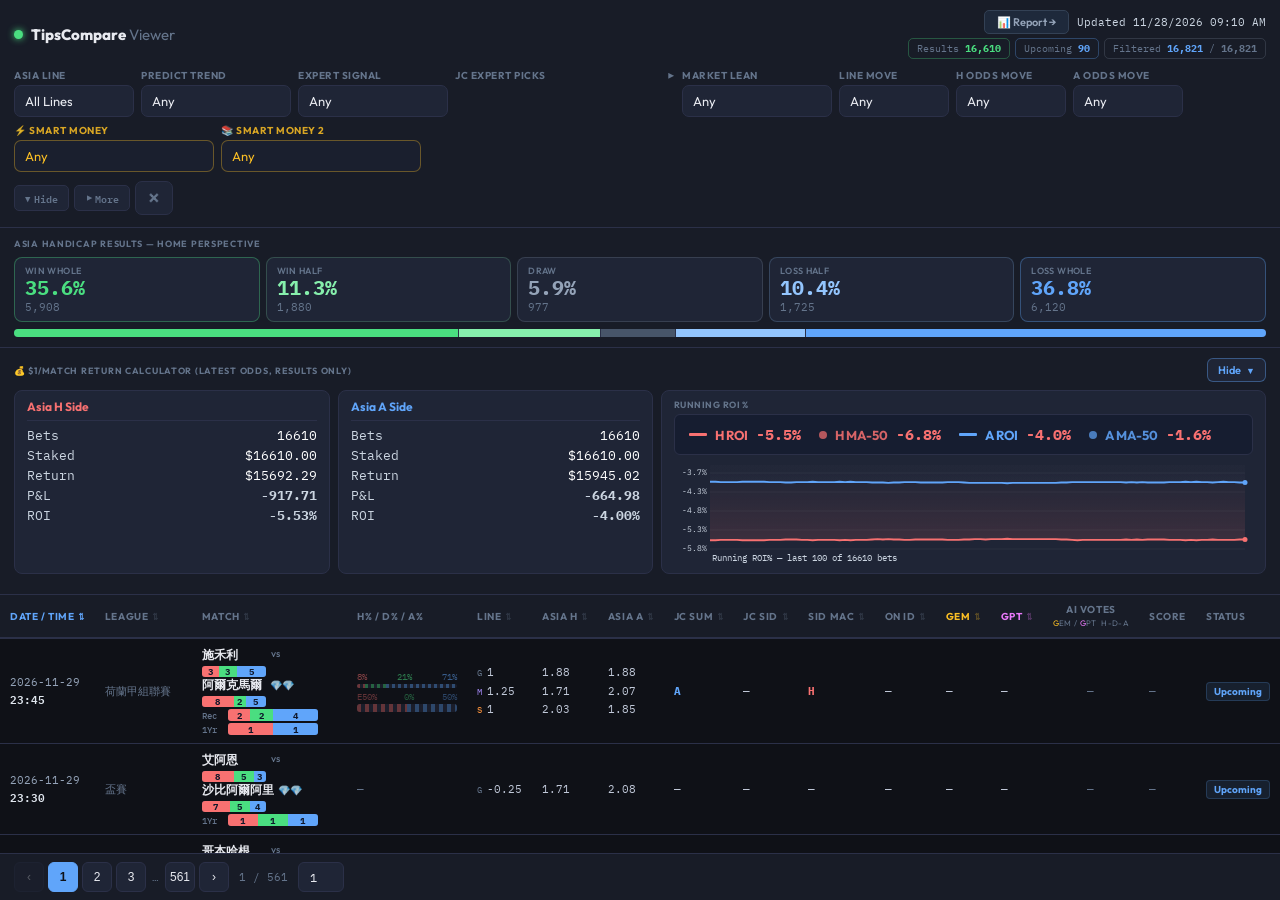
<file: index.html>
<!DOCTYPE html>
<html lang="zh-TW">
<head>
<meta charset="UTF-8"/>
<meta name="viewport" content="width=device-width, initial-scale=1.0, maximum-scale=1.0"/>
<title>TipsCompare Viewer</title>
<link rel="preconnect" href="https://fonts.googleapis.com"/>
<link rel="preconnect" href="https://fonts.gstatic.com" crossorigin/>
<link rel="stylesheet" href="https://fonts.googleapis.com/css2?family=IBM+Plex+Mono:wght@400;600;700&family=Outfit:wght@400;500;600;700;800;900&display=swap"/>
<link rel="stylesheet" href="css/style.css"/>
</head>
<body>

<header>
  <div class="header-top">
    <div class="logo">
      <div class="logo-dot"></div>
      <h1>TipsCompare <span>Viewer</span></h1>
    </div>
    <div style="display:flex;flex-direction:column;align-items:flex-end;gap:4px">
      <div style="display:flex;align-items:center;gap:8px">
        <a href="report.html" style="padding:4px 12px;border-radius:5px;border:1px solid #334155;background:#1e293b;color:#94a3b8;font-size:11px;font-weight:600;text-decoration:none;font-family:var(--sans)">📊 Report →</a>
        <span class="updated" id="updatedAt"></span>
      </div>
      <div class="hstats">
        <div class="hstat" style="border-color:rgba(74,222,128,.3)">Results <b id="hResult" style="color:var(--accent)">—</b></div>
        <div class="hstat" style="border-color:rgba(96,165,250,.3)">Upcoming <b id="hPreeve" style="color:var(--accent2)">—</b></div>
        <div class="hstat" style="border-color:rgba(148,163,184,.2)">Filtered <b id="showCount" style="color:var(--accent2)">—</b> / <b id="totalCount" style="color:var(--muted)">—</b></div>
      </div>
    </div>
  </div>

  <!-- Secondary filters: collapsed by default -->
  <div class="filters collapsed" id="filtersPanel">
    <div class="fg" style="min-width:100px;max-width:130px">
      <div class="fl">Date Range</div>
      <select id="dateRangeSelect">
        <option value="">All Time</option>
        <option value="1">Last 1 Month</option>
        <option value="2">Last 2 Months</option>
        <option value="3">Last 3 Months</option>
        <option value="6">Last 6 Months</option>
        <option value="12">Last 12 Months</option>
      </select>
    </div>
    <div class="fg" style="min-width:90px;max-width:130px"><div class="fl">Search Teams</div><input type="text" id="searchInput" placeholder="Team name…"/></div>
    <div class="fg" style="min-width:90px;max-width:120px"><div class="fl">League</div><select id="catSelect"><option value="">All</option></select></div>
    <div class="fg" style="min-width:90px;max-width:110px">
      <div class="fl">Status</div>
      <select id="statusSelect">
        <option value="">All</option>
        <option value="Result">Result</option>
        <option value="PREEVE">Upcoming</option>
        <option value="Cancel">Cancelled</option>
        <option value="Closed">Closed</option>
        <option value="Suspen">Suspended</option>
      </select>
    </div>
    <div class="fg" style="min-width:90px;max-width:110px">
      <div class="fl">Vig Margin</div>
      <select id="vigSelect">
        <option value="">Any</option>
        <option value="vig-tight">💎 Tight (&lt;5%)</option>
        <option value="vig-normal">Normal (5–6%)</option>
        <option value="vig-wide">💎💎 Wide (6–7%)</option>
        <option value="vig-soft">💎💎💎 Soft (≥7%)</option>
      </select>
    </div>
  </div>

  <!-- Main filters: always visible -->
  <div class="filters" id="filtersMain">
    <div class="fg" style="min-width:90px;max-width:120px">
      <div class="fl">Asia Line</div>
      <select id="asialineSelect"><option value="">All Lines</option></select>
    </div>
    <div class="fg" style="min-width:110px;max-width:150px">
      <div class="fl">Predict Trend</div>
      <select id="predictSelect">
        <option value="">Any</option>
        <option value="H-lead">H Leaning (H highest)</option>
        <option value="D-lead">D Leaning (D highest)</option>
        <option value="A-lead">A Leaning (A highest)</option>
        <option disabled>── H Side ──</option>
        <option value="H-weak">H Mild (H &lt; 50%)</option>
        <option value="H-strong">H Backed (H ≥ 50%)</option>
        <option value="H-vstrong">H Dominant (H ≥ 70%)</option>
        <option disabled>── A Side ──</option>
        <option value="A-weak">A Mild (A &lt; 50%)</option>
        <option value="A-strong">A Backed (A ≥ 50%)</option>
        <option value="A-vstrong">A Dominant (A ≥ 70%)</option>
      </select>
    </div>
    <div class="fg fg-expert" style="min-width:110px;max-width:150px">
      <div class="fl">Expert Signal</div>
      <select id="expertSelect">
        <option value="">Any</option>
        <option disabled>── Direction ──</option>
        <option value="H-dom">H Leaning (Expert H highest)</option>
        <option value="H-strong-e">H Backed (Expert H ≥ 50%)</option>
        <option value="H-vstrong-e">H Dominant (Expert H ≥ 67%)</option>
        <option value="H-ultra-e">H Overwhelming (Expert H ≥ 83%)</option>
        <option value="A-dom">A Leaning (Expert A highest)</option>
        <option value="A-strong-e">A Backed (Expert A ≥ 50%)</option>
        <option value="A-vstrong-e">A Dominant (Expert A ≥ 67%)</option>
        <option value="A-ultra-e">A Overwhelming (Expert A ≥ 83%)</option>
        <option value="tied">Tied (no strict majority across 6 experts)</option>
        <option disabled>── Band Signal ──</option>
        <option value="H-max-weak">H Max ≤54% (H leads, weak signal)</option>
        <option value="H-max-mod">H Max 55–59% (H leads, moderate)</option>
        <option value="A-max-weak">A Max ≤54% (A leads, weak signal)</option>
        <option value="A-max-mod">A Max 55–59% (A leads, moderate)</option>
        <option disabled>── vs Predict ──</option>
        <option value="agree">Agrees with Predict</option>
        <option value="disagree">Disagrees with Predict</option>
        <option disabled>── Split Signal ──</option>
        <option value="split10">Split ≤10pts (H/A within 10pts)</option>
        <option value="split20">Split ≤20pts (H/A within 20pts)</option>
        <option disabled>── Confidence ──</option>
        <option value="high-conf">High Confidence</option>
        <option value="high-conf-H">High Conf + H Leaning</option>
        <option value="high-conf-H50">High Conf + H ≥ 50%</option>
        <option value="high-conf-H70">High Conf + H ≥ 67%</option>
        <option value="high-conf-H90">High Conf + H ≥ 83%</option>
        <option value="high-conf-A">High Conf + A Leaning</option>
        <option value="high-conf-A50">High Conf + A ≥ 50%</option>
        <option value="high-conf-A70">High Conf + A ≥ 67%</option>
        <option value="high-conf-A90">High Conf + A ≥ 83%</option>
        <option value="low-conf">Low Confidence ⚠</option>
        <option value="low-conf-H">Low Conf ⚠ + H Leaning</option>
        <option value="low-conf-H50">Low Conf ⚠ + H ≥ 50%</option>
        <option value="low-conf-H70">Low Conf ⚠ + H ≥ 67%</option>
        <option value="low-conf-H90">Low Conf ⚠ + H ≥ 83%</option>
        <option value="low-conf-A">Low Conf ⚠ + A Leaning</option>
        <option value="low-conf-A50">Low Conf ⚠ + A ≥ 50%</option>
        <option value="low-conf-A70">Low Conf ⚠ + A ≥ 67%</option>
        <option value="low-conf-A90">Low Conf ⚠ + A ≥ 83%</option>
      </select>
    </div>
    <div class="fg fg-jcpick" style="min-width:220px;max-width:420px">
      <div class="fl" style="display:flex;align-items:center;justify-content:space-between;cursor:pointer;user-select:none" onclick="toggleJCPickPanel()">
        <span>JC Expert Picks</span>
        <span id="jcPickArrow" style="font-size:10px;color:#64748b;margin-left:6px;display:inline-block;transform:rotate(-90deg);transition:transform .2s">&#x25BC;</span>
      </div>
      <div id="jcPickFilter" style="display:none;flex-direction:column;gap:5px">
        <!-- rows injected by initJCPickFilter() -->
      </div>
    </div>
    <div class="fg" style="min-width:110px;max-width:150px">
      <div class="fl">Market Lean</div>
      <select id="marketSelect">
        <option value="">Any</option>
        <option value="balanced">Balanced (48–52%)</option>
        <option value="dead-even">Dead Even (49–51%)</option>
        <option disabled>── H Side ──</option>
        <option value="h-50to55">H Lean (50–55%)</option>
        <option value="h-slight">H Slight Edge (52–55%)</option>
        <option value="h-clear">H Clear Edge (55%+)</option>
        <option disabled>── A Side ──</option>
        <option value="a-45to50">A Lean (45–50%)</option>
        <option value="a-slight">A Slight Edge (45–48%)</option>
        <option value="a-clear">A Clear Edge (45%-)</option>
      </select>
    </div>
    <div class="fg" style="min-width:90px;max-width:110px">
      <div class="fl">Line Move</div>
      <select id="lineMoveSelect">
        <option value="">Any</option>
        <option value="up">▲ Any Rise</option>
        <option value="up2">▲▲ Rose ≥0.5</option>
        <option value="up3">▲▲▲ Rose ≥1.0</option>
        <option value="down">▼ Any Drop</option>
        <option value="down2">▼▼ Dropped ≥0.5</option>
        <option value="down3">▼▼▼ Dropped ≥1.0</option>
        <option value="flat">— Unchanged</option>
      </select>
    </div>
    <div class="fg" style="min-width:90px;max-width:110px">
      <div class="fl">H Odds Move</div>
      <select id="hMoveSelect">
        <option value="">Any</option>
        <option value="short">▼ Any Shorten</option>
        <option value="short2">▼▼ Shortened ≥5%</option>
        <option value="short3">▼▼▼ Shortened ≥10%</option>
        <option value="drift">▲ Any Lengthen</option>
        <option value="drift2">▲▲ Lengthened ≥5%</option>
        <option value="drift3">▲▲▲ Lengthened ≥10%</option>
        <option value="flat">— Unchanged</option>
      </select>
    </div>
    <div class="fg" style="min-width:90px;max-width:110px">
      <div class="fl">A Odds Move</div>
      <select id="aMoveSelect">
        <option value="">Any</option>
        <option value="short">▼ Any Shorten</option>
        <option value="short2">▼▼ Shortened ≥5%</option>
        <option value="short3">▼▼▼ Shortened ≥10%</option>
        <option value="drift">▲ Any Lengthen</option>
        <option value="drift2">▲▲ Lengthened ≥5%</option>
        <option value="drift3">▲▲▲ Lengthened ≥10%</option>
        <option value="flat">— Unchanged</option>
      </select>
    </div>
    <div class="fg fg-smart" style="min-width:130px;max-width:200px">
      <div class="fl">⚡ Smart Money</div>
      <select id="smartSelect">
        <option value="">Any</option>
        <option disabled>── H Bet Signals ──</option>
        <option value="sm1">▲ Line Rose + Expert H≥67% (H bet)</option>
        <option value="sm3">▲ Line Rose + Expert H≥67% + Vig&lt;6% (H bet)</option>
        <option value="sm2">▲ Line Rose + Expert H≥83% + Vig&lt;6% (H bet)</option>
        <option disabled>── Contrarian H Signals ──</option>
        <option value="sm4">Expert A≥83% + Line Unchanged (H bet)</option>
        <option value="sm5">Expert A≥83% + Line Rose (H bet)</option>
        <option disabled>── A Bet Signals ──</option>
        <option value="sm6">▼ Line Dropped + Expert A≥50% + Vig&lt;6% (A bet)</option>
        <option disabled>── Contrarian A Signals ──</option>
        <option value="sm7">Expert H≥83% + Line Unchanged (A bet)</option>
        <option disabled>── 6-Expert Consensus Fade ──</option>
        <option value="sm8">3+ Experts H + H odds drift (A bet) +14.5%</option>
        <option value="sm9">3+ Experts H + A odds short (A bet) +13.0%</option>
        <option value="sm10">3+ Experts H + Line dropped (A bet) +9.5%</option>
        <option value="sm11">4+ Experts A consensus (H bet) +5.6%</option>
        <option value="sm12">4+ Experts H consensus (A bet) +3.3%</option>
        <option disabled>── 💀 Best-Price Skull (fade) ──</option>
        <option value="sm13">💀 HKJC best HOME price (lean Away)</option>
        <option value="sm14">💀 HKJC best AWAY price (lean Home)</option>
      </select>
    </div>
    <div class="fg fg-smart" style="min-width:130px;max-width:200px">
      <div class="fl">📚 Smart Money 2</div>
      <select id="smartSelect2">
        <option value="">Any</option>
        <option disabled>── 📚 Book Rules — A bets ──</option>
        <option value="br1">R1: h&gt;Mac, a&lt;Mac &amp; lean&lt;52% (A) −0.7%</option>
        <option value="br3">R3: h&gt;Mac, a&gt;Mac &amp; lean&lt;48% (A) −0.9%</option>
        <option value="br5">R5: h&gt;SBO, a&lt;SBO &amp; lean&lt;52% (A) −4.2%</option>
        <option value="br7">R7: h&gt;both, a&lt;both (A) −2.3%</option>
        <option value="br9">R9: Mac h&gt;SBO h, Mac a&lt;SBO a &amp; lean&lt;48% (A) +2.0%</option>
        <option value="br11">R11: Mac h&lt;SBO h, Mac a&gt;SBO a &amp; lean&lt;48% (A) +2.4%</option>
        <option disabled>── 📚 Book Rules — H bets ──</option>
        <option value="br2">R2: h&lt;Mac, a&gt;Mac &amp; lean&gt;52% (H) −4.3%</option>
        <option value="br4">R4: h&gt;Mac, a&gt;Mac &amp; lean&gt;52% (H) +7.1%</option>
        <option value="br6">R6: h&lt;SBO, a&gt;SBO &amp; lean&gt;52% (H) +2.4%</option>
        <option value="br8">R8: h&lt;both, a&gt;both &amp; lean&gt;52% (H) +3.3%</option>
        <option value="br10">R10: Mac h&gt;SBO h, Mac a&lt;SBO a &amp; lean&gt;52% (H) +2.2%</option>
        <option value="br12">R12: Mac h&lt;SBO h, Mac a&gt;SBO a &amp; lean&gt;52% (H) +19.3%</option>
        <option disabled>── 📏 Effective Line Observations ──</option>
        <option value="br13">R13: HKJC effLine ≤ −0.10 below Macau (H) −2.7%</option>
        <option value="br15">R15: HKJC effLine within ±0.02 of SBO (A) −1.8% • L50 +1.9%</option>
        <option value="br14">R14: HKJC effLine −0.10 to −0.05 below Macau (A) −0.6%</option>
      </select>
    </div>
  </div>

  <!-- Persistent control bar — always visible -->
  <div class="filter-actions">
    <button class="filter-toggle-secondary" id="mainFilterToggle" onclick="toggleMainFilters()">
      <span class="ft-arrow" id="mainFilterArrow" style="transition:transform .2s;display:inline-block">▼</span>
      <span id="mainFilterLabel">Hide</span>
    </button>
    <button class="filter-toggle-secondary" id="filterToggle" onclick="toggleFilters()">
      <span class="ft-arrow" id="secFilterArrow" style="transform:rotate(-90deg);transition:transform .2s;display:inline-block">▼</span>
      <span id="filterToggleLabel">More</span>
    </button>
    <button class="btn-clear" onclick="clearFilters()">&#x2715;</button>
  </div>
</header>


<div id="asiaStats">
  <div class="as-title">Asia Handicap Results — Home Perspective</div>
  <div class="as-row">
    <div class="as-card ww"><div class="as-card-label">Win Whole</div><div class="as-card-pct" id="as-ww-p">—</div><div class="as-card-count" id="as-ww">—</div></div>
    <div class="as-card wh"><div class="as-card-label">Win Half</div><div class="as-card-pct" id="as-wh-p">—</div><div class="as-card-count" id="as-wh">—</div></div>
    <div class="as-card dd"><div class="as-card-label">Draw</div><div class="as-card-pct" id="as-dd-p">—</div><div class="as-card-count" id="as-dd">—</div></div>
    <div class="as-card lh"><div class="as-card-label">Loss Half</div><div class="as-card-pct" id="as-lh-p">—</div><div class="as-card-count" id="as-lh">—</div></div>
    <div class="as-card lw"><div class="as-card-label">Loss Whole</div><div class="as-card-pct" id="as-lw-p">—</div><div class="as-card-count" id="as-lw">—</div></div>
  </div>
  <div class="as-bar-wrap" id="as-bar"></div>
</div>

<div id="betCalc">
  <div style="display:flex;align-items:center;justify-content:space-between;margin-bottom:8px">
    <div class="bc-title" style="margin-bottom:0">💰 $1/Match Return Calculator (Latest Odds, Results Only)</div>
    <button class="filter-toggle active" id="betCalcToggle" onclick="toggleBetCalc()"><span id="betCalcLabel">Hide</span> <span class="ft-arrow">▼</span></button>
  </div>
  <div class="bc-summary" id="betCalcBody">
    <div class="bc-card">
      <div class="bc-side" style="color:#f87171">Asia H Side</div>
      <div class="bc-row"><span>Bets</span><span id="bc-h-bets">—</span></div>
      <div class="bc-row"><span>Staked</span><span id="bc-h-staked">—</span></div>
      <div class="bc-row"><span>Return</span><span id="bc-h-return">—</span></div>
      <div class="bc-row"><span>P&amp;L</span><span id="bc-h-pnl">—</span></div>
      <div class="bc-row"><span>ROI</span><span id="bc-h-roi">—</span></div>
    </div>
    <div class="bc-card">
      <div class="bc-side" style="color:#60a5fa">Asia A Side</div>
      <div class="bc-row"><span>Bets</span><span id="bc-a-bets">—</span></div>
      <div class="bc-row"><span>Staked</span><span id="bc-a-staked">—</span></div>
      <div class="bc-row"><span>Return</span><span id="bc-a-return">—</span></div>
      <div class="bc-row"><span>P&amp;L</span><span id="bc-a-pnl">—</span></div>
      <div class="bc-row"><span>ROI</span><span id="bc-a-roi">—</span></div>
    </div>
    <div class="bc-card" style="flex:2;min-width:200px">
      <div class="bc-card-label">Running ROI %</div>
      <div class="bc-chart-wrap"><canvas id="betChart"></canvas></div>
    </div>
  </div>
</div>

<div id="loadingState"><div class="spinner"></div><span>Loading match data…</span></div>

<div id="errorState">
  <div style="font-size:36px">⚠️</div>
  <h2>Could not load data</h2>
  <p id="errorMsg" style="font-size:12px;max-width:400px;line-height:1.6;color:var(--muted)"></p>
  <br/><button class="retry-btn" onclick="loadData()">↻ Retry</button>
</div>

<div class="table-scroll" id="tableArea" style="display:none">
  <table id="mainTable">
    <thead><tr>
      <th onclick="sortBy('DATE')" id="th-DATE">Date / Time <span class="si">⇅</span></th>
      <th onclick="sortBy('CATEGORY')" id="th-CATEGORY">League <span class="si">⇅</span></th>
      <th onclick="sortBy('TEAMH')" id="th-TEAMH">Match <span class="si">⇅</span></th>
      <th id="th-PREDICT">H% / D% / A%</th>
      <th onclick="sortBy('ASIALINE')" id="th-ASIALINE">Line <span class="si">⇅</span></th>
      <th onclick="sortBy('ASIAH')" id="th-ASIAH">Asia H <span class="si">⇅</span></th>
      <th onclick="sortBy('ASIAA')" id="th-ASIAA">Asia A <span class="si">⇅</span></th>
      <th onclick="sortBy('JCTIPSUM')" id="th-JCTIPSUM">JC Sum <span class="si">⇅</span></th>
      <th onclick="sortBy('JCTIPSID')" id="th-JCTIPSID">JC SID <span class="si">⇅</span></th>
      <th onclick="sortBy('TIPSIDMAC')" id="th-TIPSIDMAC">SID Mac <span class="si">⇅</span></th>
      <th onclick="sortBy('TIPSONID')" id="th-TIPSONID">ON ID <span class="si">⇅</span></th>
      <th onclick="sortBy('TIPSGEM')" id="th-TIPSGEM" style="color:#fbbf24">Gem <span class="si">⇅</span></th>
      <th onclick="sortBy('TIPSGPT')" id="th-TIPSGPT" style="color:#e879f9">GPT <span class="si">⇅</span></th>
      <th onclick="sortBy('GEMH')" id="th-GEMH" style="text-align:center">AI Votes<br><span style="font-size:8px;font-weight:400;letter-spacing:.04em"><span style="color:#fbbf24">G</span>em / <span style="color:#e879f9">G</span>PT&nbsp; H-D-A</span></th>
      <th>Score</th>
      <th>Status</th>
    </tr></thead>
    <tbody id="tableBody"></tbody>
  </table>
  <div class="empty" id="emptyState" style="display:none"><span>🔎</span>No matches found.</div>
</div>

<div class="pagination" id="pagination"></div>

<div class="panel-overlay" id="panelOverlay" onclick="closePanelBg(event)">
  <div class="panel">
    <div class="ph">
      <div><div class="ph-title" id="panelTitle"></div><div class="ph-meta" id="panelMeta"></div></div>
      <button class="pc-btn" onclick="closePanel()">✕</button>
    </div>
    <div class="pb" id="panelBody"></div>
  </div>
</div>

<script src="js/helpers.js"></script>
<script src="js/stats.js"></script>
<script src="js/app.js"></script>
<script src="js/render.js"></script>
<script src="js/detail.js"></script>
</body>
</html>
</file>
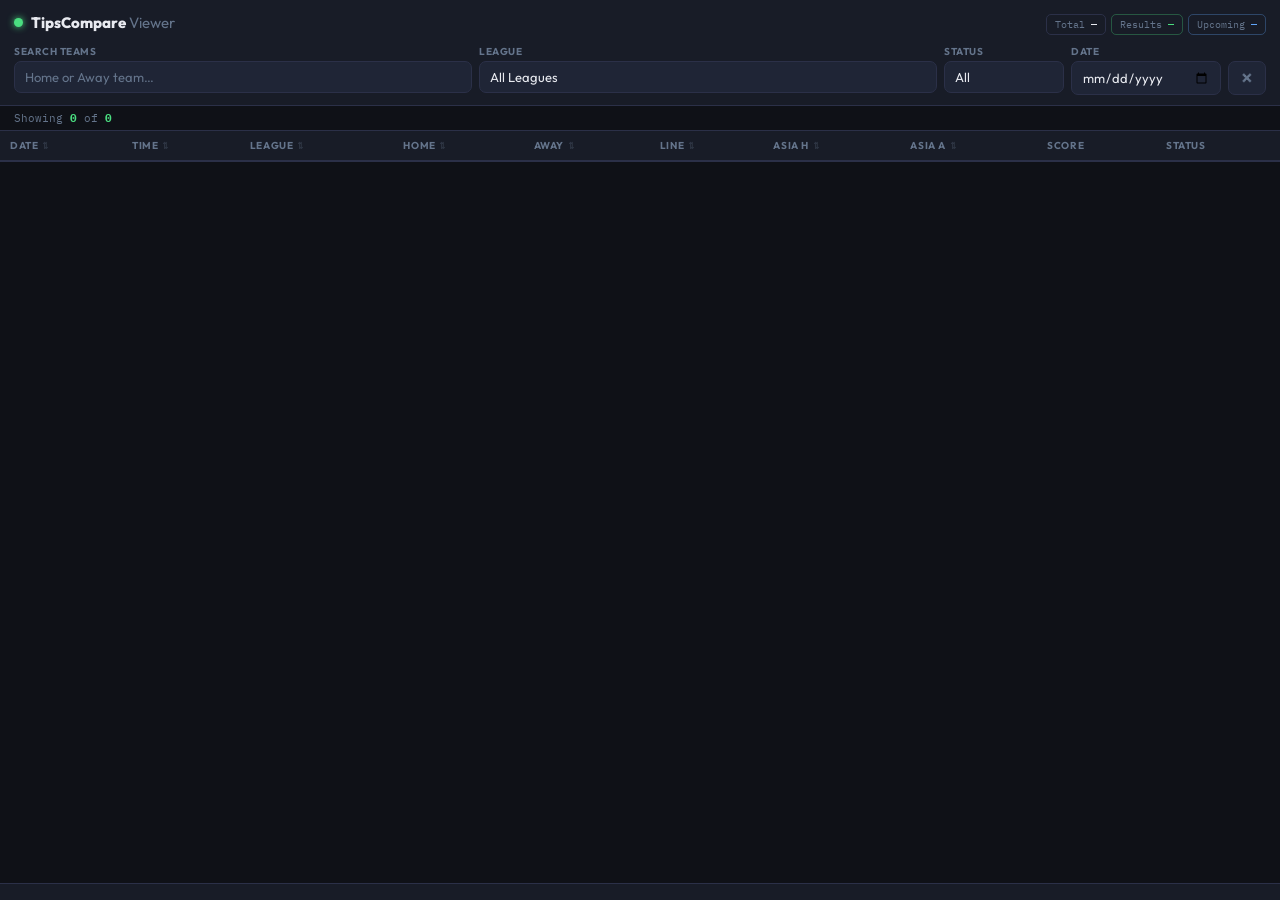
<file: Index.html>
<!DOCTYPE html>
<html lang="zh-TW">
<head>
<meta charset="UTF-8"/>
<meta name="viewport" content="width=device-width, initial-scale=1.0, maximum-scale=1.0"/>
<title>TipsCompare Viewer</title>
<style>
@import url('https://fonts.googleapis.com/css2?family=IBM+Plex+Mono:wght@400;600&family=Outfit:wght@400;500;600;700;800&display=swap');
:root{--bg:#0f1117;--surface:#181c27;--surface2:#1f2536;--border:#2b3048;--accent:#4ade80;--accent2:#60a5fa;--warn:#fb923c;--text:#e8eaf0;--muted:#64748b;--mono:'IBM Plex Mono',monospace;--sans:'Outfit',sans-serif}
*{box-sizing:border-box;margin:0;padding:0;-webkit-tap-highlight-color:transparent}
html,body{height:100%;overflow:hidden}
body{background:var(--bg);color:var(--text);font-family:var(--sans);font-size:14px;display:flex;flex-direction:column;height:100vh}
header{background:var(--surface);border-bottom:1px solid var(--border);padding:10px 14px;flex-shrink:0}
.header-top{display:flex;align-items:center;justify-content:space-between;gap:8px;margin-bottom:10px}
.logo{display:flex;align-items:center;gap:8px}
.logo-dot{width:9px;height:9px;border-radius:50%;background:var(--accent);box-shadow:0 0 7px var(--accent);flex-shrink:0}
.logo h1{font-size:15px;font-weight:800}
.logo span{color:var(--muted);font-weight:400}
.hstats{display:flex;gap:5px;flex-wrap:wrap}
.hstat{padding:3px 8px;border-radius:5px;border:1px solid var(--border);color:var(--muted);font-family:var(--mono);font-size:10px;white-space:nowrap}
.hstat b{color:var(--text)}
.updated{font-size:10px;color:var(--muted);font-family:var(--mono);white-space:nowrap}
.filters{display:flex;flex-wrap:wrap;gap:7px}
.fg{display:flex;flex-direction:column;gap:3px;flex:1;min-width:130px}
.fl{font-size:10px;font-weight:700;color:var(--muted);text-transform:uppercase;letter-spacing:.05em}
input,select{background:var(--surface2);border:1px solid var(--border);border-radius:7px;color:var(--text);font-family:var(--sans);font-size:13px;padding:7px 10px;outline:none;width:100%;transition:border-color .15s;appearance:none;-webkit-appearance:none}
input:focus,select:focus{border-color:var(--accent2)}
input::placeholder{color:var(--muted)}
.btn-clear{padding:7px 12px;border-radius:7px;font-size:12px;font-weight:600;font-family:var(--sans);cursor:pointer;border:1px solid var(--border);background:var(--surface2);color:var(--muted);transition:all .15s;white-space:nowrap;align-self:flex-end;min-height:34px}
.btn-clear:active{color:var(--text)}
.results-bar{padding:5px 14px;font-size:11px;color:var(--muted);font-family:var(--mono);display:flex;justify-content:space-between;align-items:center;border-bottom:1px solid var(--border);flex-shrink:0;flex-wrap:wrap;gap:2px}
.results-bar b{color:var(--accent)}
.table-scroll{flex:1;overflow:auto;-webkit-overflow-scrolling:touch}

/* Desktop table */
@media(min-width:600px){
  table{width:100%;border-collapse:collapse;font-size:12px;min-width:580px}
  thead th{padding:8px 10px;text-align:left;font-size:10px;font-weight:700;text-transform:uppercase;letter-spacing:.06em;color:var(--muted);white-space:nowrap;cursor:pointer;user-select:none;border-bottom:2px solid var(--border);background:var(--surface);font-family:var(--sans);transition:color .15s}
  thead th:hover{color:var(--text)}
  thead th.sort-asc,thead th.sort-desc{color:var(--accent2)}
  thead th .si{font-size:9px;margin-left:2px;opacity:.3}
  thead th.sort-asc .si,thead th.sort-desc .si{opacity:1}
  tbody tr{border-bottom:1px solid var(--border);cursor:pointer;transition:background .1s}
  tbody tr:hover{background:var(--surface2)}
  tbody tr.selected{background:#1a2640;border-left:3px solid var(--accent2)}
  td{padding:8px 10px;white-space:nowrap;overflow:hidden;max-width:150px;text-overflow:ellipsis;color:#c0c8d8;font-family:var(--mono);font-size:11px}
  td.tcell{font-family:var(--sans);font-size:12px;color:var(--text);font-weight:500}
  td.ccell{font-family:var(--sans);font-size:11px;color:var(--muted)}
  .oc{color:#94a3b8}
}

/* Mobile cards */
@media(max-width:599px){
  table,thead,tbody,tr,th,td{display:block;width:100%}
  thead{display:none}
  tbody tr{background:var(--surface);border:1px solid var(--border);border-radius:10px;margin:8px 10px;padding:12px;cursor:pointer;position:relative}
  tbody tr:active{background:var(--surface2)}
  tbody tr.selected{border-color:var(--accent2);background:#1a2640}
  td{padding:0;border:none;white-space:normal;max-width:100%;overflow:visible}
}

.score{font-weight:700;color:var(--text)}
.status-badge{display:inline-block;padding:2px 7px;border-radius:4px;font-size:10px;font-weight:700;font-family:var(--sans);white-space:nowrap}
.s-result{background:rgba(74,222,128,.1);color:var(--accent);border:1px solid rgba(74,222,128,.2)}
.s-preeve{background:rgba(96,165,250,.1);color:var(--accent2);border:1px solid rgba(96,165,250,.2)}
.s-cancel{background:rgba(148,163,184,.08);color:var(--muted);border:1px solid rgba(148,163,184,.15)}
mark{background:rgba(96,165,250,.2);color:var(--accent2);border-radius:2px;padding:0 1px}
.empty{text-align:center;padding:50px 20px;color:var(--muted)}
.empty span{font-size:28px;display:block;margin-bottom:8px}
.pagination{padding:8px 14px;display:flex;align-items:center;gap:4px;flex-wrap:wrap;font-family:var(--mono);font-size:11px;border-top:1px solid var(--border);flex-shrink:0;background:var(--surface)}
.pg-btn{width:30px;height:30px;border-radius:6px;border:1px solid var(--border);background:var(--surface2);color:var(--text);cursor:pointer;font-size:12px;display:flex;align-items:center;justify-content:center;transition:all .15s}
.pg-btn:active{border-color:var(--accent2);color:var(--accent2)}
.pg-btn.active{background:var(--accent2);color:#0f1117;border-color:var(--accent2);font-weight:700}
.pg-btn[disabled]{opacity:.3;cursor:default;pointer-events:none}
.pg-info{color:var(--muted);margin:0 6px}

/* Detail panel */
.panel-overlay{display:none;position:fixed;inset:0;background:rgba(0,0,0,.75);z-index:999;align-items:flex-end;justify-content:center}
.panel-overlay.open{display:flex}
@keyframes slideUp{from{transform:translateY(50px);opacity:0}to{transform:translateY(0);opacity:1}}
.panel{background:var(--surface);border:1px solid var(--border);border-radius:16px 16px 0 0;width:100%;max-width:860px;max-height:88vh;overflow-y:auto;-webkit-overflow-scrolling:touch;animation:slideUp .2s ease}
.ph{padding:14px 16px 12px;border-bottom:1px solid var(--border);display:flex;justify-content:space-between;align-items:flex-start;position:sticky;top:0;background:var(--surface);z-index:1;border-radius:16px 16px 0 0}
.ph::before{content:'';position:absolute;top:8px;left:50%;transform:translateX(-50%);width:36px;height:4px;background:var(--border);border-radius:2px}
.ph-title{font-size:16px;font-weight:700;margin-bottom:3px;line-height:1.3;padding-top:8px}
.ph-meta{font-size:11px;color:var(--muted);font-family:var(--mono)}
.pc-btn{width:28px;height:28px;border-radius:6px;background:var(--surface2);border:1px solid var(--border);color:var(--muted);font-size:14px;cursor:pointer;display:flex;align-items:center;justify-content:center;flex-shrink:0;margin-top:8px}
.pb{padding:14px 16px 32px;display:grid;grid-template-columns:1fr 1fr;gap:10px}
@media(max-width:480px){.pb{grid-template-columns:1fr}.dc.full{grid-column:1}}
.dc{background:var(--surface2);border:1px solid var(--border);border-radius:10px;padding:12px}
.dc.full{grid-column:1/-1}
.dc h3{font-size:10px;font-weight:700;text-transform:uppercase;letter-spacing:.06em;color:var(--muted);margin-bottom:10px}
.dr{display:flex;justify-content:space-between;align-items:center;margin-bottom:7px;gap:8px}
.dr:last-child{margin-bottom:0}
.dk{color:var(--muted);font-size:11px;flex-shrink:0}
.dv{color:var(--text);font-family:var(--mono);font-weight:600;font-size:11px;text-align:right}
.sd{display:flex;align-items:center;justify-content:center;gap:10px;padding:8px 0}
.st{text-align:center;flex:1}
.st .stn{font-size:11px;color:var(--muted);margin-bottom:3px}
.st .ssc{font-size:30px;font-weight:800;font-family:var(--mono);line-height:1}
.sdiv{font-size:16px;color:var(--border);font-weight:700}
.hts{text-align:center;font-size:10px;color:var(--muted);font-family:var(--mono);margin-top:4px}
.pl{display:flex;justify-content:space-between;font-size:10px;color:var(--muted);margin-bottom:5px;font-family:var(--mono)}
.pbar{height:7px;border-radius:4px;background:var(--border);display:flex;overflow:hidden}
.ph2{background:var(--accent2)}.pd2{background:#a78bfa}.pa2{background:var(--warn)}
.tg{display:grid;grid-template-columns:1fr 1fr;gap:6px;margin-top:6px}
.ti{background:var(--surface);border:1px solid var(--border);border-radius:7px;padding:8px 10px}
.tl{font-size:9px;color:var(--muted);margin-bottom:2px;text-transform:uppercase}
.tv{font-size:18px;font-weight:700;color:var(--accent);font-family:var(--mono)}
.ot{width:100%;border-collapse:collapse;font-family:var(--mono);font-size:11px;margin-top:4px}
.ot th{font-size:9px;color:var(--muted);text-align:center;padding:3px 4px;text-transform:uppercase;font-weight:600}
.ot td{text-align:center;padding:5px 4px;color:var(--text);font-weight:600;border-top:1px solid var(--border);font-size:11px}
.ot .ol{text-align:left;color:var(--muted);font-weight:400}
::-webkit-scrollbar{width:3px;height:3px}
::-webkit-scrollbar-thumb{background:var(--border);border-radius:2px}
</style>
</head>
<body>

<header>
  <div class="header-top">
    <div class="logo">
      <div class="logo-dot"></div>
      <h1>TipsCompare <span>Viewer</span></h1>
    </div>
    <div style="display:flex;flex-direction:column;align-items:flex-end;gap:4px">
      <span class="updated" id="updatedAt"></span>
      <div class="hstats">
        <div class="hstat">Total <b id="hTotal">—</b></div>
        <div class="hstat" style="border-color:rgba(74,222,128,.3)">Results <b id="hResult" style="color:var(--accent)">—</b></div>
        <div class="hstat" style="border-color:rgba(96,165,250,.3)">Upcoming <b id="hPreeve" style="color:var(--accent2)">—</b></div>
      </div>
    </div>
  </div>
  <div class="filters">
    <div class="fg"><div class="fl">Search Teams</div><input type="text" id="searchInput" placeholder="Home or Away team…"/></div>
    <div class="fg"><div class="fl">League</div><select id="catSelect"><option value="">All Leagues</option></select></div>
    <div class="fg" style="min-width:100px;max-width:120px"><div class="fl">Status</div>
      <select id="statusSelect">
        <option value="">All</option>
        <option value="Result">Result</option>
        <option value="PREEVE">Upcoming</option>
        <option value="Cancel">Cancelled</option>
      </select>
    </div>
    <div class="fg" style="min-width:130px;max-width:150px"><div class="fl">Date</div><input type="date" id="dateInput"/></div>
    <button class="btn-clear" onclick="clearFilters()">✕</button>
  </div>
</header>

<div class="results-bar" id="resultsBar">
  <span>Showing <b id="showCount">0</b> of <b id="totalCount">0</b></span>
  <span id="sortInfo" style="font-size:10px"></span>
</div>

<div class="table-scroll" id="tableArea">
  <table id="mainTable">
    <thead><tr>
      <th onclick="sortBy('DATE')" id="th-DATE">Date <span class="si">⇅</span></th>
      <th onclick="sortBy('TIME')" id="th-TIME">Time <span class="si">⇅</span></th>
      <th onclick="sortBy('CATEGORY')" id="th-CATEGORY">League <span class="si">⇅</span></th>
      <th onclick="sortBy('TEAMH')" id="th-TEAMH">Home <span class="si">⇅</span></th>
      <th onclick="sortBy('TEAMA')" id="th-TEAMA">Away <span class="si">⇅</span></th>
      <th onclick="sortBy('ASIALINE')" id="th-ASIALINE">Line <span class="si">⇅</span></th>
      <th onclick="sortBy('ASIAH')" id="th-ASIAH">Asia H <span class="si">⇅</span></th>
      <th onclick="sortBy('ASIAA')" id="th-ASIAA">Asia A <span class="si">⇅</span></th>
      <th>Score</th>
      <th>Status</th>
    </tr></thead>
    <tbody id="tableBody"></tbody>
  </table>
  <div class="empty" id="emptyState" style="display:none"><span>🔎</span>No matches found.</div>
</div>

<div class="pagination" id="pagination"></div>

<div class="panel-overlay" id="panelOverlay" onclick="closePanelBg(event)">
  <div class="panel">
    <div class="ph">
      <div><div class="ph-title" id="panelTitle"></div><div class="ph-meta" id="panelMeta"></div></div>
      <button class="pc-btn" onclick="closePanel()">✕</button>
    </div>
    <div class="pb" id="panelBody"></div>
  </div>
</div>

<script>
// ── Data injected by Apps Script — no fetch needed ────────────────────────────
var RAW = <?!= jsonData ?>;
var ALL = RAW.records || [];
// ─────────────────────────────────────────────────────────────────────────────

var filtered=[],sortCol='DATE',sortDir=-1,pg=1,PG=30,selIdx=null;
var isMobile=window.innerWidth<600;
if(isMobile) PG=20;

function $(id){return document.getElementById(id);}

// Init on page load
(function init(){
  var m=RAW.meta||{};
  $('hTotal').textContent=ALL.length.toLocaleString();
  $('hResult').textContent=ALL.filter(function(r){return r.STATUS==='Result';}).length.toLocaleString();
  $('hPreeve').textContent=ALL.filter(function(r){return r.STATUS==='PREEVE';}).length.toLocaleString();
  if(m.generated_at){
    var dt=new Date(m.generated_at);
    $('updatedAt').textContent='Updated '+dt.toLocaleDateString()+' '+dt.toLocaleTimeString([],{hour:'2-digit',minute:'2-digit'});
  }
  var cats=Array.from(new Set(ALL.map(function(r){return r.CATEGORY;}).filter(Boolean))).sort();
  var sel=$('catSelect');
  cats.forEach(function(c){var o=document.createElement('option');o.value=c;o.textContent=c;sel.appendChild(o);});
  $('th-DATE').classList.add('sort-desc');
  $('sortInfo').textContent='Sorted by DATE ↓';
  applyFilters();
  var t;
  $('searchInput').addEventListener('input',function(){clearTimeout(t);t=setTimeout(function(){pg=1;applyFilters();},300);});
  $('catSelect').addEventListener('change',function(){pg=1;applyFilters();});
  $('statusSelect').addEventListener('change',function(){pg=1;applyFilters();});
  $('dateInput').addEventListener('change',function(){pg=1;applyFilters();});
  document.addEventListener('keydown',function(e){if(e.key==='Escape')closePanel();});
})();

function applyFilters(){
  var s=$('searchInput').value.toLowerCase(),cat=$('catSelect').value,st=$('statusSelect').value,dt=$('dateInput').value;
  filtered=ALL.filter(function(r){
    if(s&&!((r.TEAMH||'').toLowerCase().includes(s)||(r.TEAMA||'').toLowerCase().includes(s)))return false;
    if(cat&&r.CATEGORY!==cat)return false;
    if(st&&r.STATUS!==st)return false;
    if(dt&&r.DATE!==dt)return false;
    return true;
  });
  filtered.sort(function(a,b){var av=a[sortCol],bv=b[sortCol];if(av==null)return 1;if(bv==null)return-1;return(av<bv?-1:av>bv?1:0)*sortDir;});
  $('showCount').textContent=filtered.length.toLocaleString();
  $('totalCount').textContent=ALL.length.toLocaleString();
  renderTable();renderPagination();
}

function sortBy(col){
  if(sortCol===col)sortDir*=-1;else{sortCol=col;sortDir=-1;}
  pg=1;
  document.querySelectorAll('thead th').forEach(function(th){th.classList.remove('sort-asc','sort-desc');});
  var th=$('th-'+col);if(th)th.classList.add(sortDir===1?'sort-asc':'sort-desc');
  $('sortInfo').textContent='Sorted by '+col+(sortDir===1?' ↑':' ↓');
  applyFilters();
}

function clearFilters(){
  $('searchInput').value='';$('catSelect').value='';$('statusSelect').value='';$('dateInput').value='';
  pg=1;applyFilters();
}

function renderTable(){
  var body=$('tableBody'),start=(pg-1)*PG,rows=filtered.slice(start,start+PG),s=$('searchInput').value;
  $('emptyState').style.display=rows.length?'none':'block';
  $('mainTable').style.display=rows.length?'':'none';
  if(isMobile){
    body.innerHTML=rows.map(function(r,i){
      var gi=start+i;
      var sc=r.STATUS==='Result'?'s-result':r.STATUS==='PREEVE'?'s-preeve':'s-cancel';
      var sl=r.STATUS==='PREEVE'?'Upcoming':(r.STATUS||'—');
      var score=r.STATUS==='Result'?r.RESULTH+' – '+r.RESULTA:'vs';
      var time=r.TIME?fmtTime(r.TIME):'';
      return '<tr onclick="openDetail('+gi+')" '+(selIdx===gi?'class="selected"':'')+'>'
        +'<td colspan="10">'
        +'<div style="display:flex;justify-content:space-between;align-items:flex-start">'
        +'<div style="flex:1;margin-right:60px">'
        +'<div style="font-size:11px;color:var(--muted);font-family:var(--mono);margin-bottom:3px">'+esc(r.DATE||'')+(time?' · '+time:'')+'</div>'
        +'<div style="font-size:11px;color:var(--muted);margin-bottom:5px">'+hl(esc(r.CATEGORY||''),s)+'</div>'
        +'<div style="font-size:14px;font-weight:700;color:var(--text)">'+hl(esc(r.TEAMH||'?'),s)+'</div>'
        +'<div style="font-size:11px;color:var(--muted);margin:2px 0">vs</div>'
        +'<div style="font-size:14px;font-weight:700;color:var(--text)">'+hl(esc(r.TEAMA||'?'),s)+'</div>'
        +'</div>'
        +'<div style="display:flex;flex-direction:column;align-items:flex-end;gap:6px">'
        +'<span class="status-badge '+sc+'">'+sl+'</span>'
        +'<div style="font-family:var(--mono);font-size:18px;font-weight:800;color:'+(r.STATUS==='Result'?'var(--accent)':'var(--muted)')+'">'+score+'</div>'
        +'</div></div>'
        +'<div style="display:flex;gap:12px;margin-top:8px;font-family:var(--mono);font-size:10px;color:#94a3b8">'
        +'<span>Line: '+(r.ASIALINE??'—')+'</span><span>AH: '+(r.ASIAH??'—')+'</span><span>AA: '+(r.ASIAA??'—')+'</span>'
        +'</div></td></tr>';
    }).join('');
  } else {
    body.innerHTML=rows.map(function(r,i){
      var gi=start+i;
      var sc=r.STATUS==='Result'?'s-result':r.STATUS==='PREEVE'?'s-preeve':'s-cancel';
      var sl=r.STATUS==='PREEVE'?'Upcoming':(r.STATUS||'—');
      var score=r.STATUS==='Result'?'<span class="score">'+r.RESULTH+' – '+r.RESULTA+'</span>':'<span style="color:var(--muted)">—</span>';
      return '<tr onclick="openDetail('+gi+')" '+(selIdx===gi?'class="selected"':'')+'>'
        +'<td>'+esc(r.DATE||'—')+'</td><td>'+(r.TIME?fmtTime(r.TIME):'—')+'</td>'
        +'<td class="ccell" title="'+esc(r.CATEGORY||'')+'">'+hl(esc(r.CATEGORY||'—'),s)+'</td>'
        +'<td class="tcell">'+hl(esc(r.TEAMH||'—'),s)+'</td>'
        +'<td class="tcell">'+hl(esc(r.TEAMA||'—'),s)+'</td>'
        +'<td class="oc">'+(r.ASIALINE??'—')+'</td><td class="oc">'+(r.ASIAH??'—')+'</td><td class="oc">'+(r.ASIAA??'—')+'</td>'
        +'<td>'+score+'</td><td><span class="status-badge '+sc+'">'+sl+'</span></td></tr>';
    }).join('');
  }
}

function fmtTime(t){var s=String(t).padStart(4,'0');return s.slice(0,-2)+':'+s.slice(-2);}
function hl(text,q){if(!q)return text;var i=text.toLowerCase().indexOf(q.toLowerCase());if(i===-1)return text;return text.slice(0,i)+'<mark>'+text.slice(i,i+q.length)+'</mark>'+text.slice(i+q.length);}
function esc(s){return String(s).replace(/&/g,'&amp;').replace(/</g,'&lt;').replace(/>/g,'&gt;');}

function renderPagination(){
  var total=Math.ceil(filtered.length/PG),el=$('pagination');
  if(total<=1){el.innerHTML='';return;}
  var range=[];for(var p=1;p<=total;p++)if(p===1||p===total||Math.abs(p-pg)<=2)range.push(p);
  var html='<button class="pg-btn" '+(pg<=1?'disabled':'')+' onclick="goPage('+(pg-1)+')">‹</button>';
  var prev=0;
  range.forEach(function(p){if(p-prev>1)html+='<span style="color:var(--muted);padding:0 2px">…</span>';html+='<button class="pg-btn '+(p===pg?'active':'')+'" onclick="goPage('+p+')">'+p+'</button>';prev=p;});
  html+='<button class="pg-btn" '+(pg>=total?'disabled':'')+' onclick="goPage('+(pg+1)+')">›</button><span class="pg-info">'+pg+' / '+total+'</span>';
  el.innerHTML=html;
}
function goPage(p){pg=p;renderTable();renderPagination();$('tableArea').scrollTop=0;}

function openDetail(idx){
  selIdx=idx;var r=filtered[idx];
  document.querySelectorAll('tbody tr').forEach(function(tr,i){tr.classList.toggle('selected',(pg-1)*PG+i===idx);});
  $('panelTitle').textContent=(r.TEAMH||'?')+' vs '+(r.TEAMA||'?');
  $('panelMeta').textContent=(r.DATE||'')+(r.TIME?' '+fmtTime(r.TIME):'')+' · '+(r.CATEGORY||'')+' · '+(r.STATUS||'');
  var ph=r.PREDICTH||0,pd=r.PREDICTD||0,pa=r.PREDICTA||0,pt=ph+pd+pa||1;
  var res='';
  if(r.STATUS==='Result'){
    var hw=r.RESULTH>r.RESULTA,aw=r.RESULTA>r.RESULTH;
    res='<div class="dc full"><h3>⚽ Match Result</h3>'
      +'<div class="sd"><div class="st"><div class="stn">'+esc(r.TEAMH||'Home')+'</div><div class="ssc" style="color:'+(hw?'var(--accent)':'var(--text)')+'">'+r.RESULTH+'</div></div>'
      +'<div class="sdiv">—</div>'
      +'<div class="st"><div class="stn">'+esc(r.TEAMA||'Away')+'</div><div class="ssc" style="color:'+(aw?'var(--accent)':'var(--text)')+'">'+r.RESULTA+'</div></div></div>'
      +(r.RESULTFH!=null?'<div class="hts">Half-time: '+r.RESULTFH+' – '+r.RESULTFA+'</div>':'')+'</div>';
  }
  $('panelBody').innerHTML=res
    +'<div class="dc"><h3>💡 Tips</h3><div class="tg">'
    +'<div class="ti"><div class="tl">JC Tips Sum</div><div class="tv">'+(r.JCTIPSUM||'—')+'</div></div>'
    +'<div class="ti"><div class="tl">JC Tips SID</div><div class="tv">'+(r.JCTIPSID||'—')+'</div></div>'
    +'<div class="ti"><div class="tl">Tips SID MAC</div><div class="tv">'+(r.TIPSIDMAC||'—')+'</div></div>'
    +'<div class="ti"><div class="tl">Tips ON ID</div><div class="tv">'+(r.TIPSONID||'—')+'</div></div>'
    +'</div></div>'
    +'<div class="dc"><h3>📊 Prediction %</h3>'
    +'<div class="pl"><span style="color:var(--accent2)">H '+ph+'%</span><span style="color:#a78bfa">D '+pd+'%</span><span style="color:var(--warn)">A '+pa+'%</span></div>'
    +'<div class="pbar"><div class="ph2" style="width:'+(ph/pt*100).toFixed(1)+'%"></div><div class="pd2" style="width:'+(pd/pt*100).toFixed(1)+'%"></div><div class="pa2" style="width:'+(pa/pt*100).toFixed(1)+'%"></div></div>'
    +'<div style="margin-top:10px">'
    +'<div class="dr"><span class="dk">Recent H/D/A</span><span class="dv">'+r.RECENTH+' / '+r.RECENTD+' / '+r.RECENTA+'</span></div>'
    +'<div class="dr"><span class="dk">1-Year H/D/A</span><span class="dv">'+r.REC1YRH+' / '+r.REC1YRD+' / '+r.REC1YRA+'</span></div>'
    +'<div class="dr"><span class="dk">3M Home W/D/L</span><span class="dv">'+r.REC3MHH+' / '+r.REC3MHD+' / '+r.REC3MHA+'</span></div>'
    +'<div class="dr"><span class="dk">3M Away W/D/L</span><span class="dv">'+r.REC3MAH+' / '+r.REC3MAD+' / '+r.REC3MAA+'</span></div>'
    +'</div></div>'
    +'<div class="dc full"><h3>📈 Odds — Opening vs Latest</h3>'
    +'<table class="ot"><thead><tr><th></th><th>Home</th><th>Draw</th><th>Away</th><th>Line</th><th>AH</th><th>AA</th></tr></thead><tbody>'
    +'<tr><td class="ol">Open</td><td>'+(r.ODDSH??'—')+'</td><td>'+(r.ODDSD??'—')+'</td><td>'+(r.ODDSA??'—')+'</td><td>'+(r.ASIALINE??'—')+'</td><td>'+(r.ASIAH??'—')+'</td><td>'+(r.ASIAA??'—')+'</td></tr>'
    +'<tr><td class="ol">Latest</td><td>'+(r.ODDSHLN??'—')+'</td><td>'+(r.ODDSDLN??'—')+'</td><td>'+(r.ODDSALN??'—')+'</td><td>'+(r.ASIALINELN??'—')+'</td><td>'+(r.ASIAHLN??'—')+'</td><td>'+(r.ASIAALN??'—')+'</td></tr>'
    +'</tbody></table></div>'
    +'<div class="dc"><h3>🏆 Goals</h3>'
    +'<div class="dr"><span class="dk">GEM H/D/A</span><span class="dv">'+r.GEMH+' / '+r.GEMD+' / '+r.GEMA+'</span></div>'
    +'<div class="dr"><span class="dk">GPT H/D/A</span><span class="dv">'+r.GPTH+' / '+r.GPTD+' / '+r.GPTA+'</span></div>'
    +'</div>'
    +'<div class="dc"><h3>ℹ️ Info</h3>'
    +'<div class="dr"><span class="dk">Match No.</span><span class="dv">'+(r.MATCHNO||'—')+'</span></div>'
    +'<div class="dr"><span class="dk">Match ID</span><span class="dv" style="font-size:10px">'+(r.MATCHID||'—')+'</span></div>'
    +'</div>';
  $('panelOverlay').classList.add('open');
}
function closePanelBg(e){if(e.target===$('panelOverlay'))closePanel();}
function closePanel(){$('panelOverlay').classList.remove('open');}
</script>
</body>
</html>
</file>
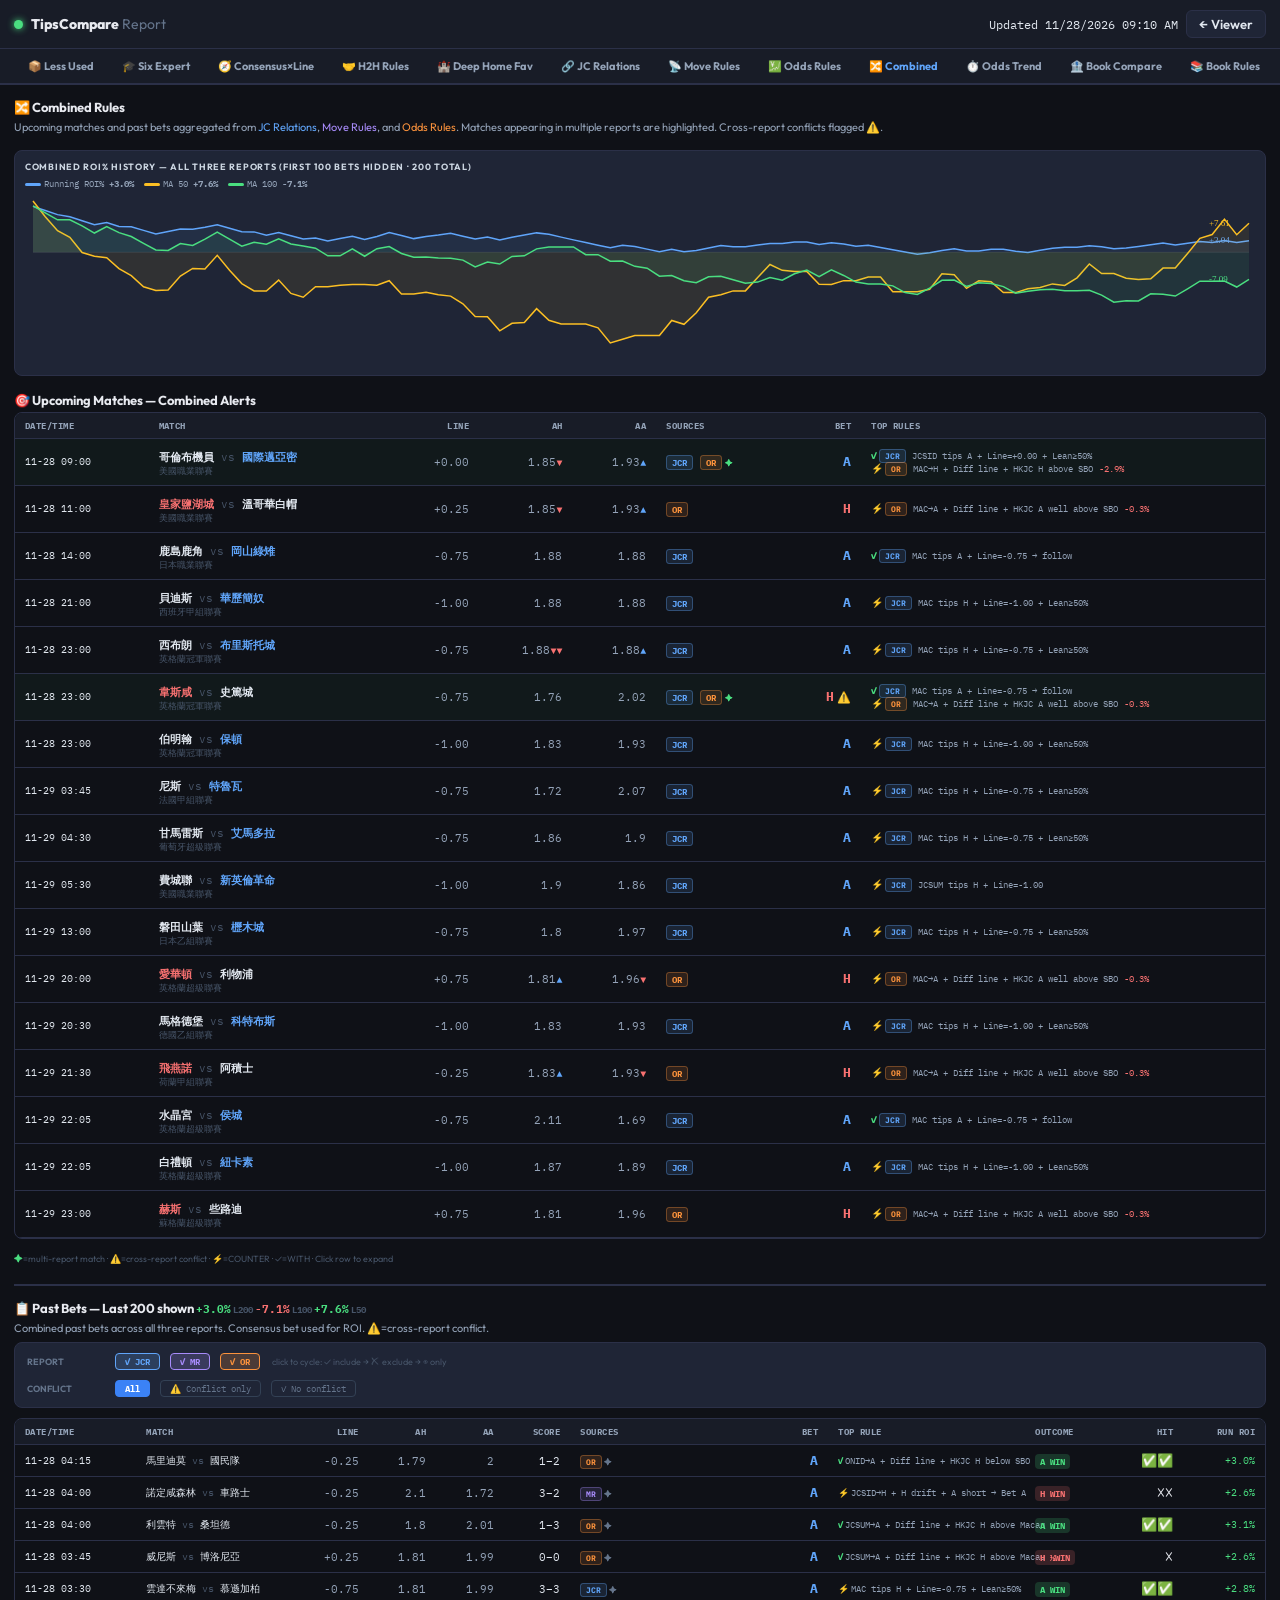
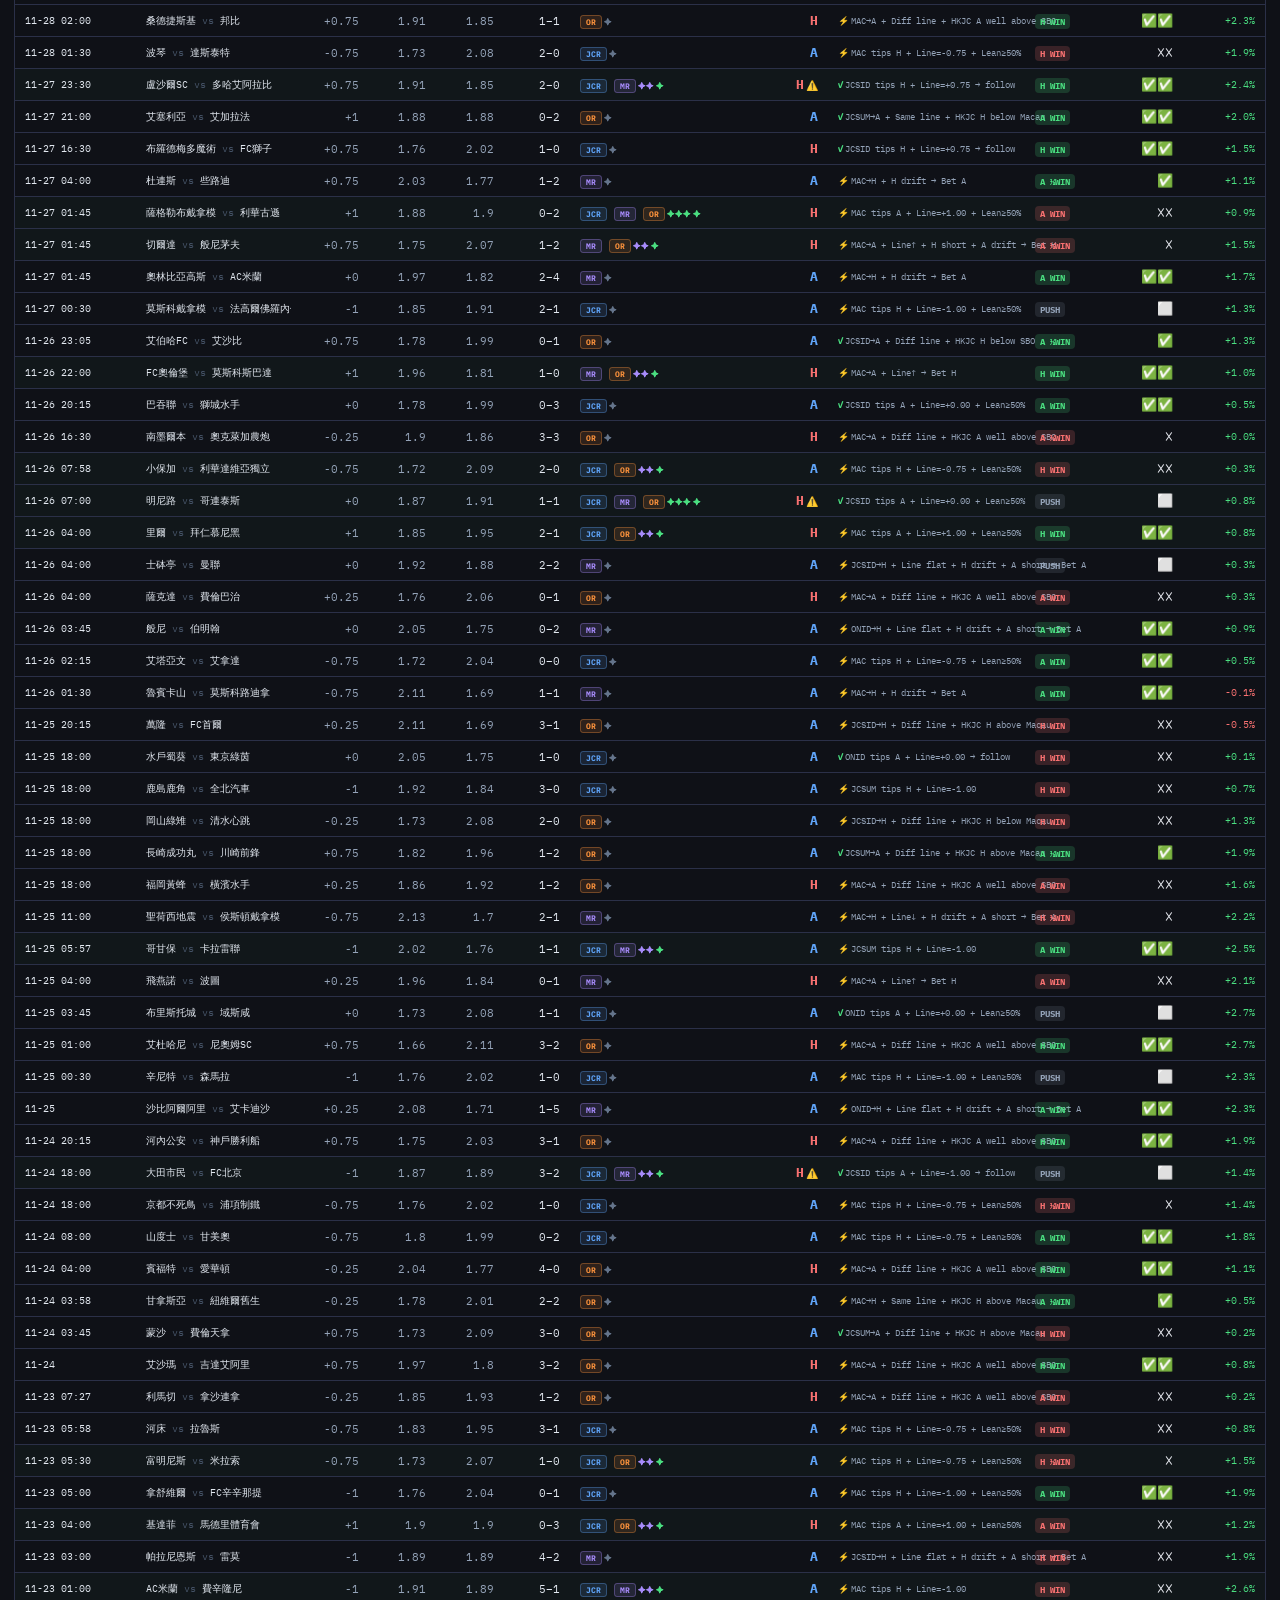
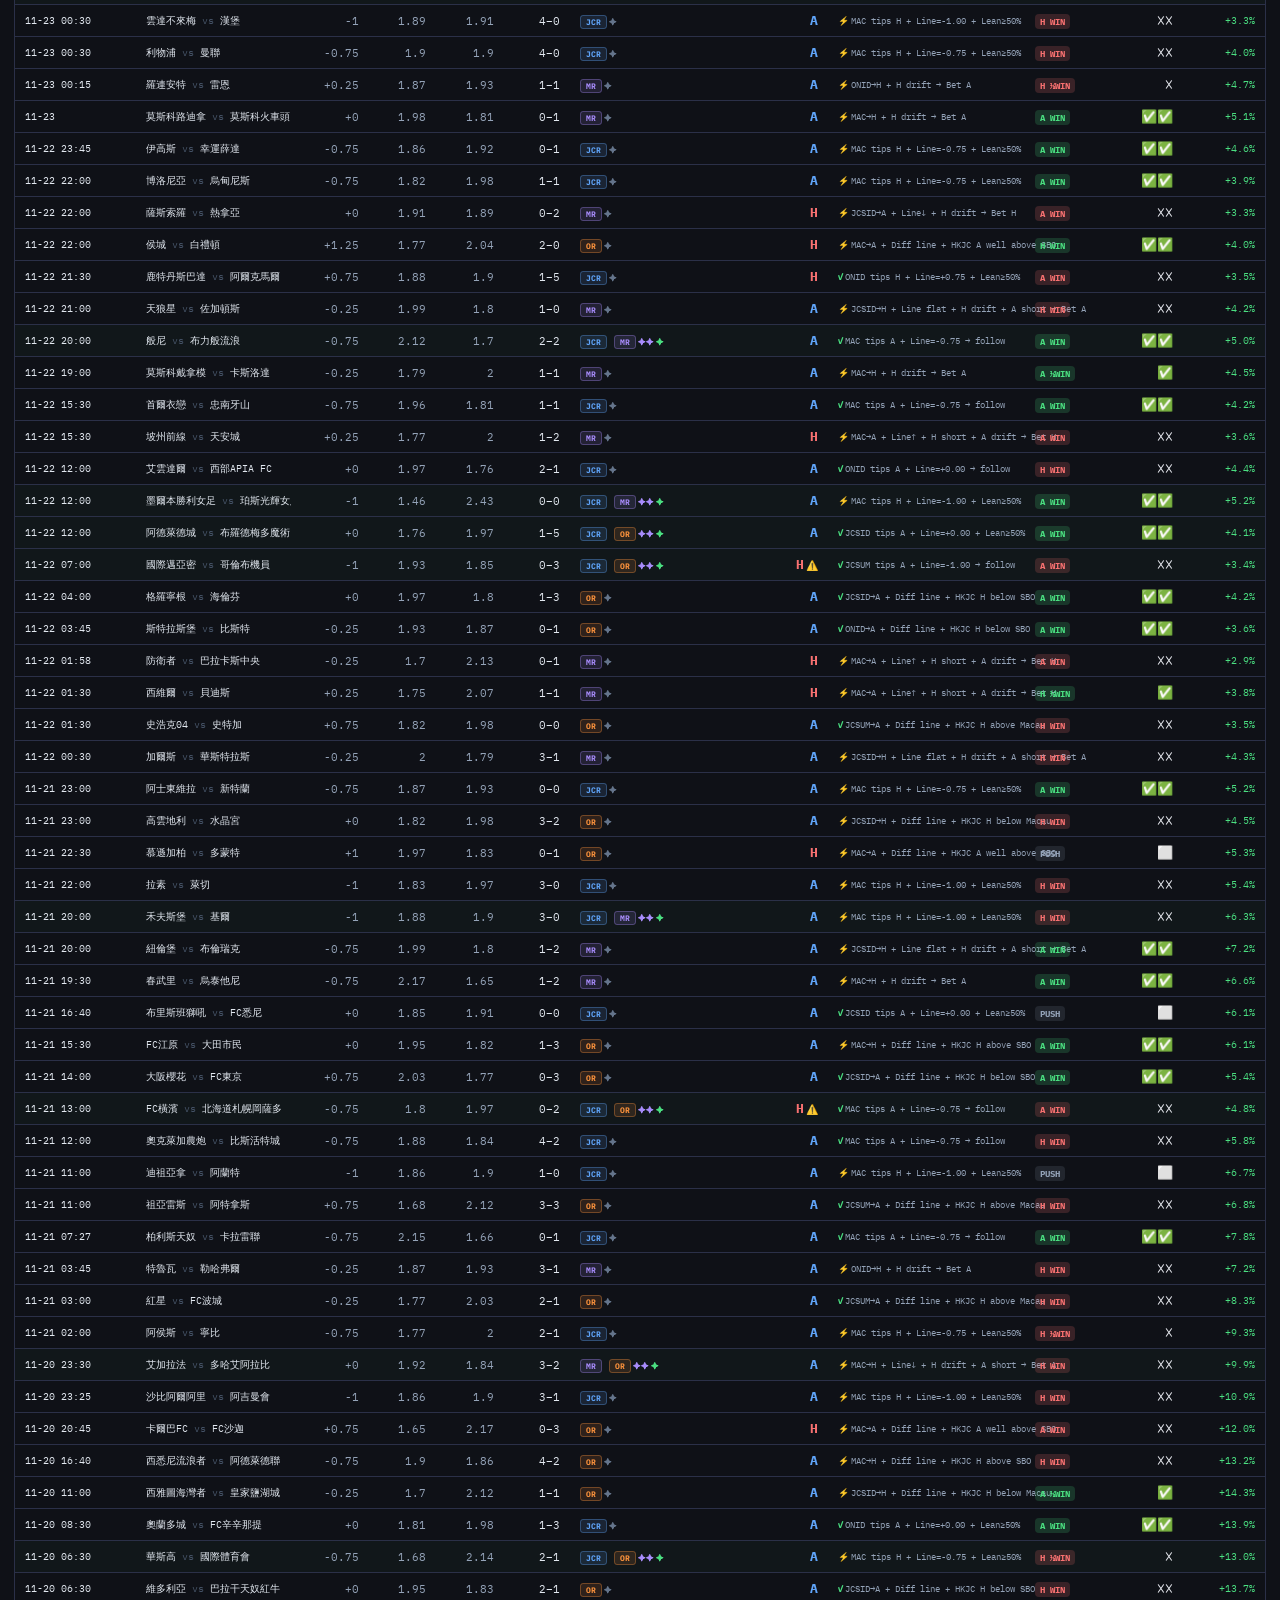
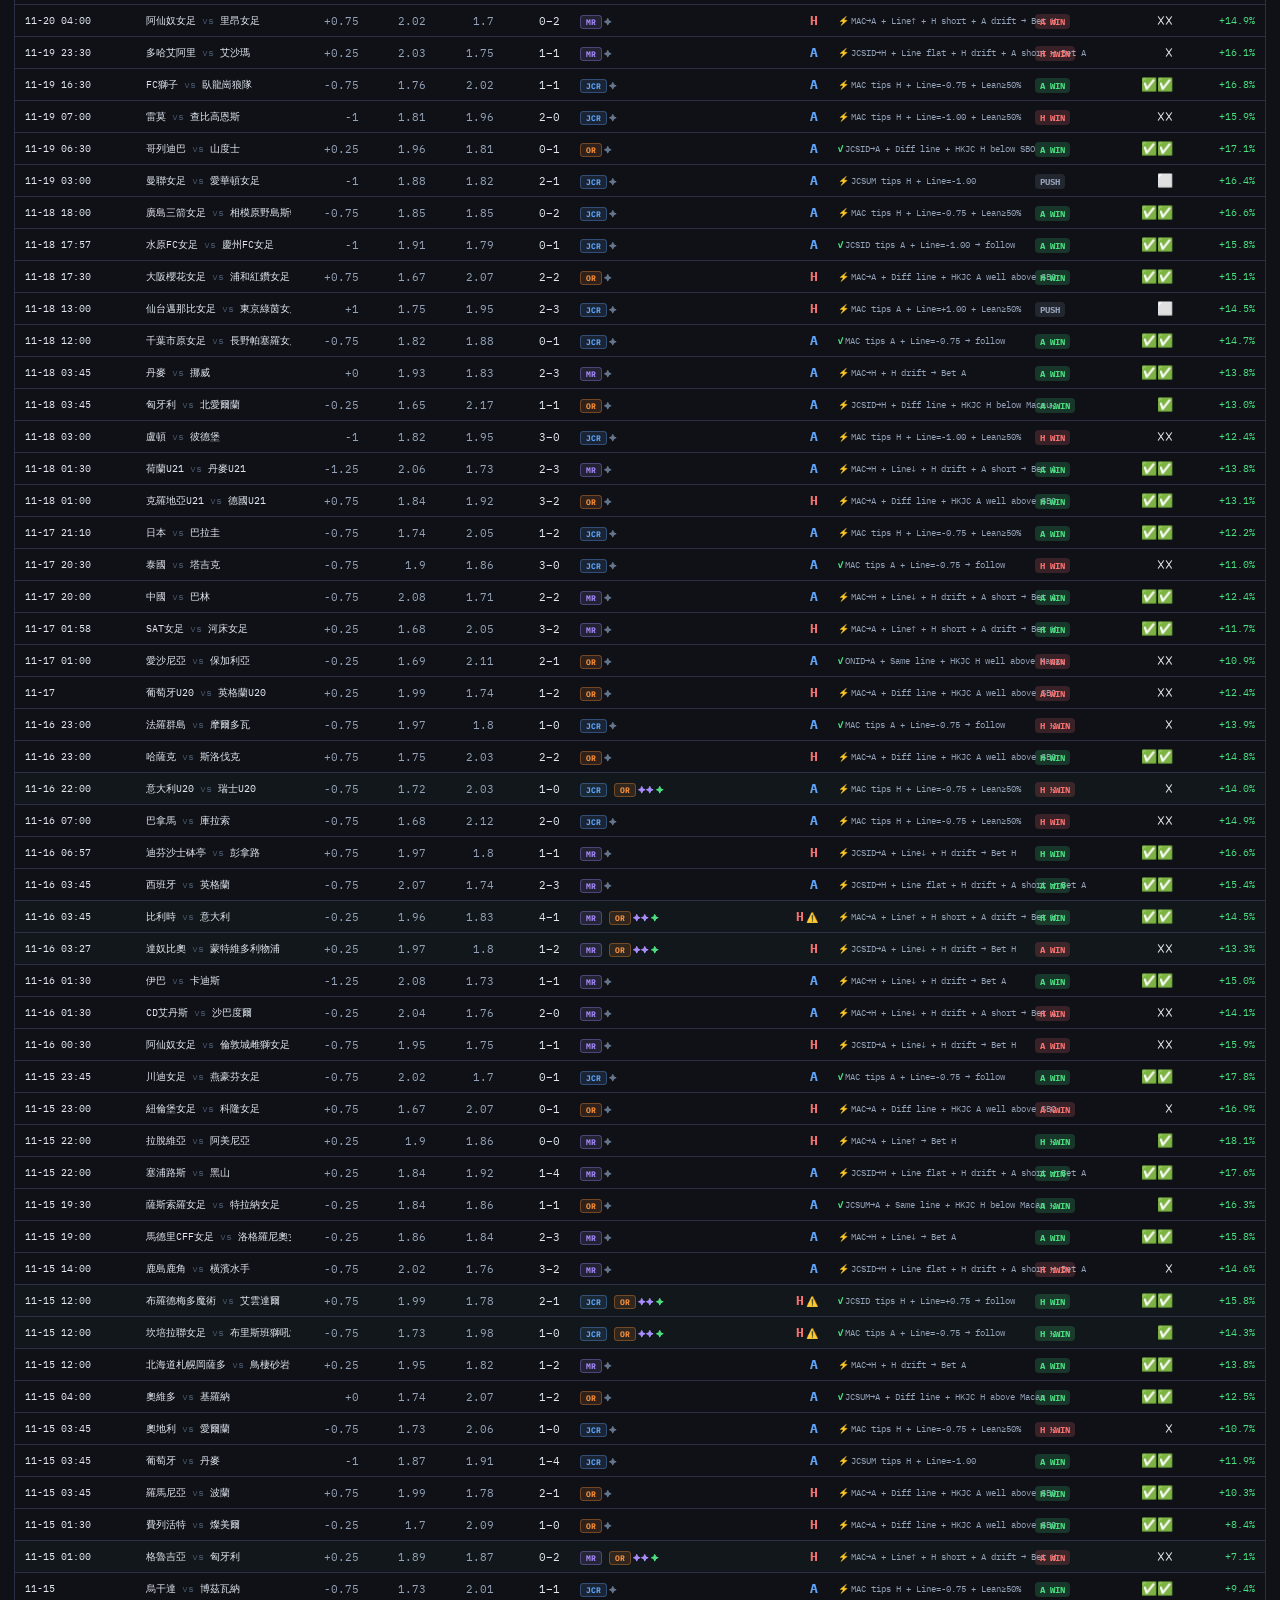
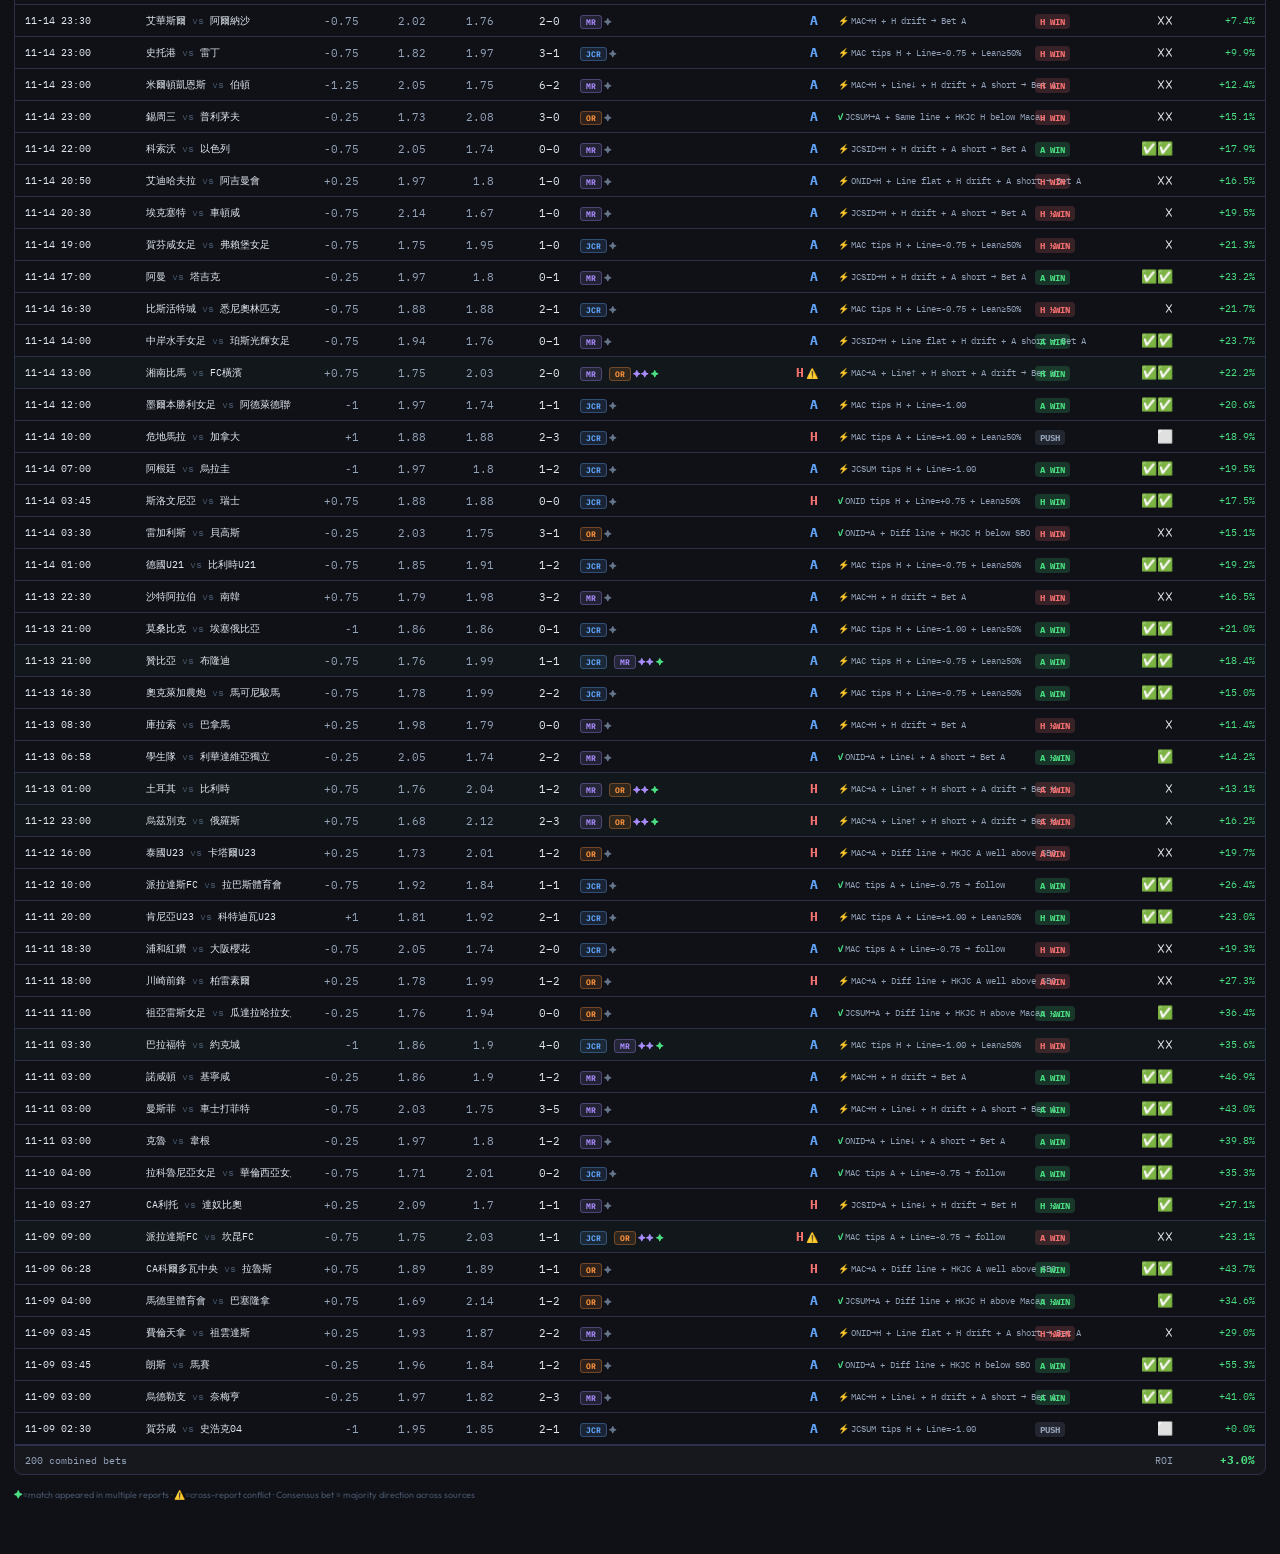
<file: report.html>
<!DOCTYPE html>
<html lang="zh-TW">
<head>
<meta charset="UTF-8"/>
<meta name="viewport" content="width=device-width, initial-scale=1.0, maximum-scale=1.0"/>
<title>TipsCompare — Report</title>
<link rel="preconnect" href="https://fonts.googleapis.com"/>
<link rel="preconnect" href="https://fonts.gstatic.com" crossorigin/>
<link rel="stylesheet" href="https://fonts.googleapis.com/css2?family=IBM+Plex+Mono:wght@400;600;700&family=Outfit:wght@400;500;600;700;800;900&display=swap"/>
<link rel="stylesheet" href="css/style.css"/>
<style>
html,body{overflow:auto;height:auto}
body{display:block;padding-bottom:40px}

.rpt-nav{background:var(--surface);border-bottom:1px solid var(--border);padding:10px 14px;display:flex;align-items:center;justify-content:space-between;position:sticky;top:0;z-index:100}
.rpt-nav-title{font-size:14px;font-weight:800;display:flex;align-items:center;gap:8px}
.rpt-nav-title .logo-dot{width:9px;height:9px;border-radius:50%;background:var(--accent);box-shadow:0 0 7px var(--accent);flex-shrink:0}
.rpt-back{padding:5px 12px;border-radius:6px;border:1px solid var(--border);background:var(--surface2);color:#e2e8f0;font-size:13px;font-family:var(--sans);font-weight:600;text-decoration:none;display:inline-flex;align-items:center;gap:5px}
.rpt-updated{font-size:12px;color:#e2e8f0;font-family:var(--mono)}

.rpt-tabs{display:flex;border-bottom:2px solid var(--border);background:var(--surface);overflow-x:auto;-webkit-overflow-scrolling:touch;scrollbar-width:none;padding:0 14px}
.rpt-tabs::-webkit-scrollbar{display:none}
.rpt-tab{padding:10px 14px;font-size:11px;font-weight:700;color:#94a3b8;cursor:pointer;white-space:nowrap;border-bottom:2px solid transparent;margin-bottom:-2px;font-family:var(--sans);transition:color .15s,border-color .15s}
.rpt-tab.active{color:var(--accent2);border-bottom-color:var(--accent2)}

.rpt-section{display:none;padding:14px}
.rpt-section.active{display:block}
.rpt-title{font-size:13px;font-weight:700;color:var(--text);margin-bottom:4px}
.rpt-sub{font-size:11px;color:#94a3b8;margin-bottom:14px;line-height:1.5}

.rpt-cards{display:flex;gap:8px;flex-wrap:wrap;margin-bottom:14px}
.rpt-card{flex:1;min-width:90px;background:var(--surface2);border:1px solid var(--border);border-radius:8px;padding:10px 12px}
.rpt-card-label{font-size:9px;font-weight:700;text-transform:uppercase;letter-spacing:.05em;color:#94a3b8;margin-bottom:4px}
.rpt-card-val{font-size:18px;font-weight:800;font-family:var(--mono);line-height:1.2}
.rpt-card-sub{font-size:10px;color:#94a3b8;font-family:var(--mono);margin-top:2px}
.pos{color:#4ade80}.neg{color:#f87171}.neu{color:#94a3b8}

.chart-box{background:var(--surface2);border:1px solid var(--border);border-radius:8px;padding:10px;margin-bottom:14px}
.chart-box-label{font-size:9px;font-weight:700;text-transform:uppercase;letter-spacing:.08em;color:#cbd5e1;margin-bottom:6px;font-family:var(--sans)}
.chart-legend{display:flex;gap:10px;flex-wrap:wrap;margin-bottom:4px;font-size:9px;font-family:var(--mono);color:#94a3b8;align-items:center}
.ld{width:16px;height:3px;border-radius:2px;display:inline-block;margin-right:3px;vertical-align:middle}

.rpt-table-wrap{overflow-x:auto;-webkit-overflow-scrolling:touch;border-radius:8px;border:1px solid var(--border);margin-bottom:14px}
.rpt-table{width:100%;border-collapse:collapse;font-size:11px;font-family:var(--mono)}
.rpt-table th{padding:7px 10px;text-align:left;font-size:9px;font-weight:700;text-transform:uppercase;letter-spacing:.05em;color:#94a3b8;background:var(--surface);border-bottom:1px solid var(--border);white-space:nowrap}
.rpt-table td{padding:7px 10px;border-bottom:1px solid var(--border);white-space:nowrap;color:var(--text)}
.rpt-table tr:last-child td{border-bottom:none}
.rpt-table tr:hover td{background:var(--surface2)}
.rpt-table .num{text-align:right}
/* Nested tables inside expandable report rows (e.g. Book Compare lean breakdown) */
.rpt-table table td{padding:7px 10px;border-bottom:1px solid var(--border);white-space:nowrap;font-family:var(--mono)}
.rpt-table table tr:last-child td{border-bottom:none}

.sm-grid{display:flex;flex-direction:column;gap:8px;margin-bottom:14px}
.sm-card{background:var(--surface2);border:1px solid rgba(251,191,36,.25);border-radius:10px;padding:12px 14px}
.sm-card-top{display:flex;justify-content:space-between;align-items:flex-start;margin-bottom:8px;gap:8px}
.sm-card-label{font-size:12px;font-weight:600;color:#fbbf24;line-height:1.4}
.sm-card-roi{font-size:22px;font-weight:800;font-family:var(--mono);white-space:nowrap}
.sm-card-meta{display:flex;gap:10px;font-size:10px;font-family:var(--mono);color:#94a3b8;flex-wrap:wrap}
.sm-badge{display:inline-block;padding:2px 7px;border-radius:4px;font-size:9px;font-weight:700}
.sm-h{background:rgba(96,165,250,.15);color:#60a5fa;border:1px solid rgba(96,165,250,.3)}
.sm-a{background:rgba(248,113,113,.15);color:#f87171;border:1px solid rgba(248,113,113,.3)}

.exp-grid{display:grid;grid-template-columns:1fr 1fr;gap:8px;margin-bottom:14px}
@media(min-width:600px){.exp-grid{grid-template-columns:repeat(3,1fr)}}
.exp-card{background:var(--surface2);border:1px solid var(--border);border-radius:8px;padding:10px 12px}
.exp-card-top{font-size:10px;font-weight:700;color:#94a3b8;text-transform:uppercase;letter-spacing:.04em;margin-bottom:6px}
.exp-card-roi{font-size:16px;font-weight:800;font-family:var(--mono);margin-bottom:2px}
.exp-card-win{font-size:10px;color:#94a3b8;font-family:var(--mono)}
.exp-verdict{display:inline-block;padding:2px 6px;border-radius:4px;font-size:9px;font-weight:700;margin-top:4px}
.verdict-avoid{background:rgba(248,113,113,.15);color:#f87171;border:1px solid rgba(248,113,113,.3)}
.verdict-ok{background:rgba(74,222,128,.1);color:#4ade80;border:1px solid rgba(74,222,128,.2)}
.verdict-caution{background:rgba(251,191,36,.1);color:#fbbf24;border:1px solid rgba(251,191,36,.25)}

.roi-high{color:#4ade80;font-weight:700}
.roi-mid{color:#fbbf24;font-weight:600}
.roi-low{color:#f87171}

.odds-line-header{font-size:13px;font-weight:800;color:var(--text);margin:18px 0 8px;padding:10px 12px;background:var(--surface2);border:1px solid var(--border);border-left:3px solid var(--accent2);border-radius:8px;display:flex;align-items:center;flex-wrap:wrap;gap:8px}
.odds-line-n{font-size:10px;font-weight:400;color:#94a3b8;font-family:var(--mono)}
.odds-line-roi{font-size:11px;font-family:var(--mono);margin-left:auto}
.odds-filter-bar{display:flex;align-items:center;gap:6px;margin-bottom:14px;flex-wrap:wrap;position:sticky;top:44px;z-index:50;background:var(--surface);padding:8px 0;border-bottom:1px solid var(--border)}
.odds-filter-label{font-size:10px;color:#94a3b8;font-family:var(--mono)}
.odds-btn{padding:4px 12px;border-radius:6px;border:1px solid var(--border);background:var(--surface2);color:#94a3b8;font-size:11px;font-weight:600;font-family:var(--sans);cursor:pointer;transition:all .15s}
.odds-btn.active{background:var(--accent2);border-color:var(--accent2);color:#0f172a}
.odds-filter-hint{font-size:10px;color:#64748b;font-family:var(--mono);margin-left:4px}
.odds-small{opacity:0.45}  /* dimmed when sig-only mode */
.odds-group-label{font-size:11px;font-weight:700;color:#cbd5e1;margin:10px 0 6px;padding-left:4px;letter-spacing:.03em}
.odds-sub-label{font-size:9px;font-weight:600;color:#64748b;margin:6px 0 3px;padding-left:10px;letter-spacing:.04em}

#rptLoading{text-align:center;padding:60px 20px;color:#94a3b8}
#rptLoading .spinner{width:28px;height:28px;border:3px solid var(--border);border-top-color:var(--accent);border-radius:50%;animation:spin .8s linear infinite;margin:0 auto 12px}
  /* Sub-tab system under the "Less Used" parent tab */
  .lessTab { background:transparent; border:1px solid var(--border); color:#cbd5e1; padding:6px 14px; border-radius:6px 6px 0 0; cursor:pointer; font-size:13px; font-weight:500; font-family:inherit; }
  .lessTab:hover { color:var(--accent); }
  .lessTab.active { background:var(--surface2); color:var(--accent); border-bottom-color:var(--surface2); font-weight:700; }
  .rpt-subsection { display:none; }
  .rpt-subsection.active { display:block; }
</style>
</head>
<body>

<div class="rpt-nav">
  <div class="rpt-nav-title">
    <div class="logo-dot"></div>
    <span>TipsCompare <span style="color:var(--muted);font-weight:400">Report</span></span>
  </div>
  <div style="display:flex;align-items:center;gap:8px">
    <span class="rpt-updated" id="rptUpdated"></span>
    <a href="index.html" class="rpt-back">← Viewer</a>
  </div>
</div>

<!-- Tab bar — built dynamically from TABS registry in JS -->
<div class="rpt-tabs" id="rptTabBar"></div>

<div id="rptLoading"><div class="spinner"></div>Loading report…</div>

<!-- TAB 1: MONTH -->
<div class="rpt-section" id="tabLess">
  <div class="rpt-title" style="margin-bottom:6px">📦 Less Used Reports</div>
  <div class="rpt-sub" style="margin-bottom:10px">Five reports grouped here to keep the main tab bar focused. Click a sub-tab to view.</div>
  <div class="lessTabBar" style="display:flex;flex-wrap:wrap;gap:4px;margin-bottom:14px;border-bottom:1px solid var(--border);padding-bottom:6px">
    <button class="lessTab active" onclick="showLessSub(0)">📅 Month</button>
    <button class="lessTab" onclick="showLessSub(1)">📐 Line Accuracy</button>
    <button class="lessTab" onclick="showLessSub(2)">🧠 Expert</button>
    <button class="lessTab" onclick="showLessSub(3)">⚡ Smart Money</button>
    <button class="lessTab" onclick="showLessSub(4)">📈 Odds Analysis</button>
  </div>
<div class="rpt-subsection" id="tab1">
  <div class="rpt-title">Overall Performance over Time</div>
  <div class="rpt-sub">Running P&L for all H and A bets, match by match sorted by date.</div>
  <div class="rpt-cards" id="monthCards"></div>
  <div class="chart-box">
    <div class="chart-box-label">H Bet vs A Bet — Cumulative P&L</div>
    <div class="chart-legend">
      <span><span class="ld" style="background:#f87171"></span>H Bet</span>
      <span><span class="ld" style="background:#60a5fa"></span>A Bet</span>
    </div>
    <canvas id="cMonth"></canvas>
  </div>
  <div class="rpt-table-wrap"><table class="rpt-table">
    <thead><tr><th>Month</th><th class="num">N</th><th class="num">H ROI%</th><th class="num">A ROI%</th><th>Better</th></tr></thead>
    <tbody id="tbMonth"></tbody>
  </table></div>
</div>

<!-- TAB 2: LINE -->
<div class="rpt-subsection" id="tab2">
  <div class="rpt-title">📐 Line Accuracy × Expert Tips</div>
  <div class="rpt-sub">Compares HKJC, Macau and SBO line accuracy on diverged matches, broken down by each of the 4 JC expert tip providers (JC Sum, JC SID, SID Mac, ONID) and tip direction.</div>
  <div class="rpt-cards" id="lineCards"></div>
  <div id="lineChartsArea"></div>
  <div class="rpt-table-wrap"><table class="rpt-table">
    <thead><tr></tr></thead>
    <tbody id="tbLine"></tbody>
  </table></div>
</div>

<!-- TAB 3: EXPERT -->
<div class="rpt-subsection" id="tab3">
  <div class="rpt-title">Expert Signal Accuracy</div>
  <div class="rpt-sub">One chart per expert threshold. H bet (red) vs A bet (blue) — follow or fade the experts?</div>
  <div id="expertChartsArea"></div>
  <div class="exp-grid" id="expertGrid"></div>
  <div class="rpt-title" style="margin-top:4px">Verdict</div>
  <div id="expertVerdict"></div>
</div>

<!-- TAB 4: SMART MONEY -->
<div class="rpt-subsection" id="tab4">
  <div class="rpt-title">⚡ Smart Money Signals</div>
  <div class="rpt-sub">One chart per signal — cumulative P&L over time. Red = H bet, blue = A bet.</div>
  <div id="smartChartsArea"></div>
  <div class="sm-grid" id="smartGrid"></div>
</div>

<!-- TAB 6: ODDS ANALYSIS -->
<div class="rpt-subsection" id="tab6">
  <div class="rpt-title">AsiaLine × Expert Signal Analysis</div>
  <div class="rpt-sub">Each chart = one AsiaLine × Expert Signal combination. H bet (red) vs A bet (blue). Sub-filters (Market Lean, Line Movement, Vig) appear beneath when N≥30.</div>
  <div class="odds-filter-bar">
    <span class="odds-filter-label">Show:</span>
    <button class="odds-btn active" data-mode="all"    onclick="oddsSetFilter('all')">All</button>
    <button class="odds-btn"        data-mode="n80"    onclick="oddsSetFilter('n80')">N≥80</button>
    <button class="odds-btn"        data-mode="n80_h"  onclick="oddsSetFilter('n80_h')">N≥80 · H pref</button>
    <button class="odds-btn"        data-mode="n80_a"  onclick="oddsSetFilter('n80_a')">N≥80 · A pref</button>
    <button class="odds-btn"        data-mode="n80_any" onclick="oddsSetFilter('n80_any')">N≥80 · Either pref</button>
    <span class="odds-filter-hint" id="oddsFilterHint"></span>
  </div>
  <div id="oddsChartsArea"></div>
  <div class="rpt-title" style="margin-top:8px">Summary Table</div>
  <div class="rpt-table-wrap"><table class="rpt-table">
    <thead><tr>
      <th>Line</th><th>Expert Signal</th><th class="num">N</th>
      <th class="num">H ROI</th><th class="num">A ROI</th>
      <th class="num">Edge</th><th>Signal</th>
    </tr></thead>
    <tbody id="tbOdds"></tbody>
  </table></div>
</div>
</div><!-- /tabLess -->

<div class="rpt-section" id="tab8">
  <!-- content injected by renderSixExpert() -->
</div>

<div class="rpt-section" id="tabCL">
  <!-- content injected by renderConsLine() -->
</div>

<div class="rpt-section" id="tabH2H">
  <!-- content injected by renderH2HRule() -->
</div>

<div class="rpt-section" id="tabDF">
  <!-- content injected by renderDeepFav() -->
</div>

<div class="rpt-section" id="tab11">
  <!-- content injected by renderJCRelation() -->
</div>

<!-- TAB 12: MARKET MOVEMENT RULES -->
<div class="rpt-section" id="tab12">
  <!-- content injected by renderMoveRule() -->
</div>

<!-- TAB 13: ODDS ADVANTAGE RULES -->
<div class="rpt-section" id="tab13">
  <!-- content injected by renderOddsRule() -->
</div>

<!-- TAB 14: COMBINED RULES -->
<div class="rpt-section" id="tab14">
  <!-- content injected by renderCombined() -->
</div>

<div class="rpt-section" id="tab15">
  <!-- content injected by renderOddsTrend() -->
</div>

<div class="rpt-section" id="tab16">
  <!-- content injected by renderBookCompare() -->
</div>

<div class="rpt-section" id="tab17">
  <!-- content injected by renderBookRules() -->
</div>

<div class="rpt-section" id="tabBR2">
  <!-- content injected by renderBookRules2() -->
</div>

<div class="rpt-section" id="tabEL">
  <!-- content injected by renderEffLine() -->
</div>

<div class="rpt-section" id="tabROI">
  <div class="rpt-title" style="margin-bottom:8px">📋 My ROI Charts</div>
  <div class="rpt-sub" style="margin-bottom:10px">Personal performance charts from the local HKJC statement processor. Auto-refreshes when you re-upload <code>ROI_Charts.html</code> to the repo.</div>
  <iframe id="roiChartsFrame" data-src="ROI_Charts.html" src="about:blank"
          style="width:100%;height:calc(100vh - 200px);min-height:800px;border:1px solid var(--border);border-radius:8px;background:#f4f6f8"></iframe>
  <div style="font-size:11px;color:#94a3b8;margin-top:6px;font-style:italic">Note: this view is rendered in light mode (preserved from the source file).</div>
</div>

<!--
  ═══════════════════════════════════════════════
  HOW TO ADD A NEW REPORT TAB
  ═══════════════════════════════════════════════
  1. Add tab HTML above:
       <div class="rpt-section" id="tabN"> ... </div>

  2. Create js/report-mytab.js with two functions:
       computeMyTab(results, ...)  → returns data object
       renderMyTab(RD)             → writes to DOM

  3. In report-core.js → computeReport():
       Add:  mytab: computeMyTab(results, monthBounds),

  4. Add script tag below (before the inline script):

  5. Add to TABS array in the inline script below:
       { label:'🔖 My Tab', render: renderMyTab },
  ═══════════════════════════════════════════════
-->

<!-- JS modules: core first, then one file per tab -->
<script src="js/report-core.js"></script>
<script src="js/report-month.js"></script>
<script src="js/report-line.js"></script>
<script src="js/report-expert.js"></script>
<script src="js/report-smart.js"></script>
<script src="js/report-odds.js"></script>
<script src="js/report-sixexpert.js"></script>
<script src="js/report-consline.js"></script>
<script src="js/report-h2hrule.js"></script>
<script src="js/report-jcrelation.js"></script>
<script src="js/report-moverule.js"></script>
<script src="js/report-oddsrule.js"></script>
<script src="js/report-combined.js"></script>
<script src="js/report-oddstrend.js"></script>
<script src="js/report-bookcompare.js"></script>
<script src="js/report-bookrules.js"></script>
<script src="js/report-bookrules2.js"></script>
<script src="js/report-effline.js"></script>

<script>
// ═══════════════════════════════════════════════
// TAB REGISTRY — add new tabs here only
// ═══════════════════════════════════════════════
var TABS = [
  { label:'📦 Less Used',    render: renderLess },
  { label:'🎓 Six Expert',    render: renderSixExpert },
  { label:'🧭 Consensus×Line', render: renderConsLine },
  { label:'🤝 H2H Rules',      render: renderH2HRule },
  { label:'🏰 Deep Home Fav',  render: renderDeepFav },
  { label:'🔗 JC Relations', render: renderJCRelation },
  { label:'📡 Move Rules',   render: renderMoveRule },
  { label:'💹 Odds Rules',    render: renderOddsRule },
  { label:'🔀 Combined',       render: renderCombined },
  { label:'⏱️ Odds Trend',     render: renderOddsTrend },
  { label:'🏦 Book Compare',   render: renderBookCompare },
  { label:'📚 Book Rules',      render: renderBookRules },
  { label:'📚 Book Rules 2',    render: renderBookRules2 },
  { label:'📏 Effective Line', render: renderEffLine },
  { label:'📋 My ROI Charts', render: renderRoiCharts },
];

// Tab shown on first load (index into TABS). Change here only.
var DEFAULT_TAB = 8; // 🔀 Combined

// Build tab bar from registry
(function(){
  var bar = document.getElementById('rptTabBar');
  TABS.forEach(function(t, i){
    var el = document.createElement('div');
    el.className = 'rpt-tab' + (i===DEFAULT_TAB ? ' active' : '');
    el.textContent = t.label;
    el.onclick = function(){ showTab(i); };
    bar.appendChild(el);
    drawn.push(false);
  });
})();

// Tab switching — lazy render on first view
// Lazy-load the ROI Charts iframe on first activation. After the src is set,
// subsequent tab visits just re-show the already-loaded frame.
function renderRoiCharts(){
  var f=document.getElementById('roiChartsFrame');
  if(!f) return;
  var ds=f.getAttribute('data-src');
  if(ds && (!f.src || f.src.indexOf('about:blank')>=0)){
    // Cache-busting param so updates to the file are picked up immediately on next open.
    f.src = ds + '?v=' + Date.now();
  }
}

// "Less Used" parent tab — manages 5 sub-reports (Month, Line, Expert, Smart, Odds)
var _lessRendered = [false,false,false,false,false];
var _lessRenders  = [renderMonth, renderLine, renderExpert, renderSmart, renderOdds];
var _lessCurrent  = 0;
function showLessSub(i){
  _lessCurrent = i;
  document.querySelectorAll('.lessTab').forEach(function(b,idx){ b.classList.toggle('active', idx===i); });
  document.querySelectorAll('#tabLess .rpt-subsection').forEach(function(s,idx){ s.classList.toggle('active', idx===i); });
  if(typeof RD!=='undefined' && RD && !_lessRendered[i]){
    _lessRendered[i] = true;
    setTimeout(function(){ _lessRenders[i](RD); }, 30);
  }
}
function renderLess(RD){
  // Activate the currently-selected sub-tab (default: Month) and lazy-render it
  showLessSub(_lessCurrent);
}

function showTab(i){
  document.querySelectorAll('.rpt-tab').forEach(function(t,idx){ t.classList.toggle('active', idx===i); });
  document.querySelectorAll('.rpt-section').forEach(function(s,idx){ s.classList.toggle('active', idx===i); });
  if(RD && !drawn[i]){
    drawn[i] = true;
    setTimeout(function(){ TABS[i].render(RD); }, 30);
  }
}

// Load data and boot
function loadReport(){
  fetch('./data.json?v='+Date.now())
    .then(function(r){ return r.json(); })
    .then(function(d){
      var records = d.records || [];
      var m = d.meta || {};
      if(m.generated_at){
        var dt = new Date(m.generated_at);
        document.getElementById('rptUpdated').textContent =
          'Updated '+dt.toLocaleDateString()+' '+dt.toLocaleTimeString([],{hour:'2-digit',minute:'2-digit'});
      }
      try{
        RD = computeReport(records);
      } catch(err){
        var msg = '<div style="padding:20px;color:#f87171;font-family:monospace;font-size:12px">'
          + '<b>⚠️ Compute error:</b> ' + err.message
          + '<br><pre style="margin-top:8px;white-space:pre-wrap;color:#94a3b8">' + (err.stack||'') + '</pre></div>';
        document.getElementById('rptLoading').innerHTML = msg;
        var defSec = document.querySelectorAll('.rpt-section')[DEFAULT_TAB];
        defSec.innerHTML = msg;
        defSec.classList.add('active');
        return;
      }
      document.getElementById('rptLoading').style.display = 'none';
      document.querySelectorAll('.rpt-section')[DEFAULT_TAB].classList.add('active');
      drawn[DEFAULT_TAB] = true;
      TABS[DEFAULT_TAB].render(RD);
    })
    .catch(function(e){
      document.getElementById('rptLoading').innerHTML =
        '<p style="color:#f87171">⚠️ Failed to load: '+e.message+'</p>';
    });
}
loadReport();
</script>
</body>
</html>
</file>
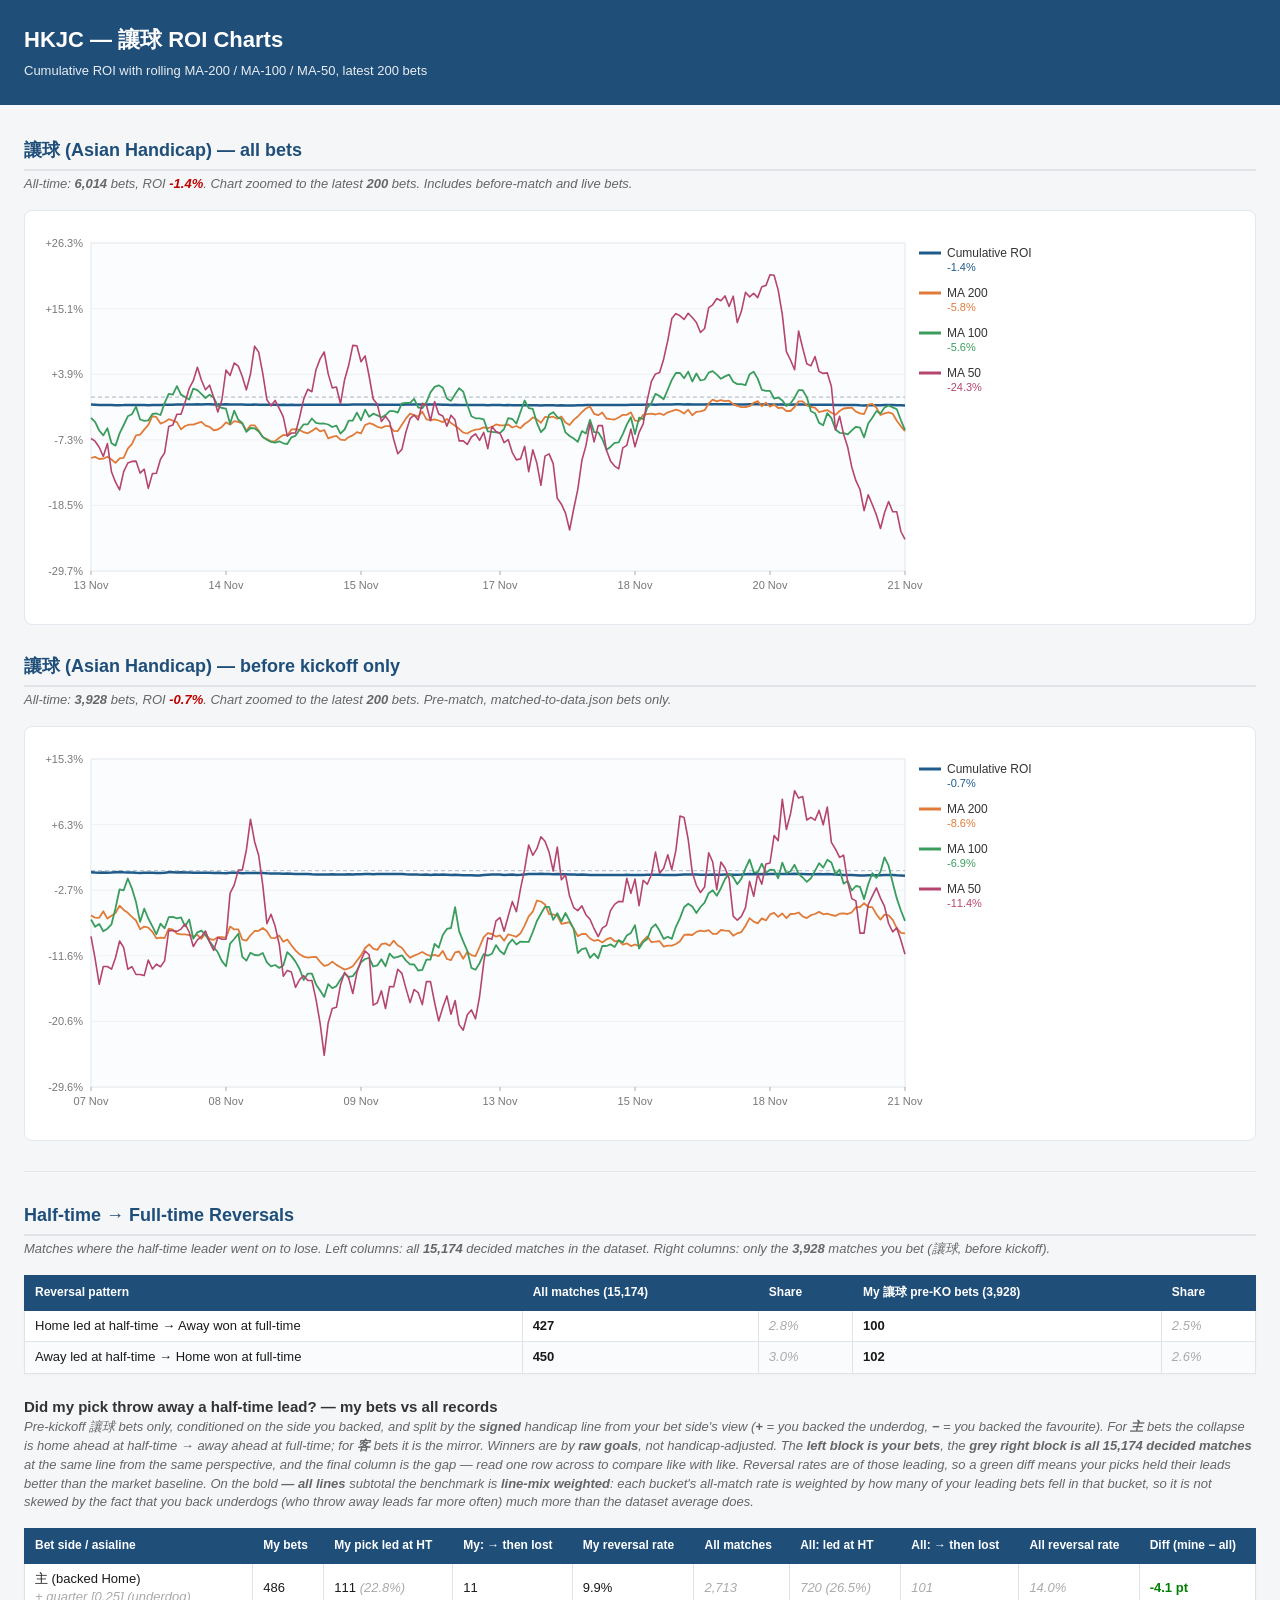
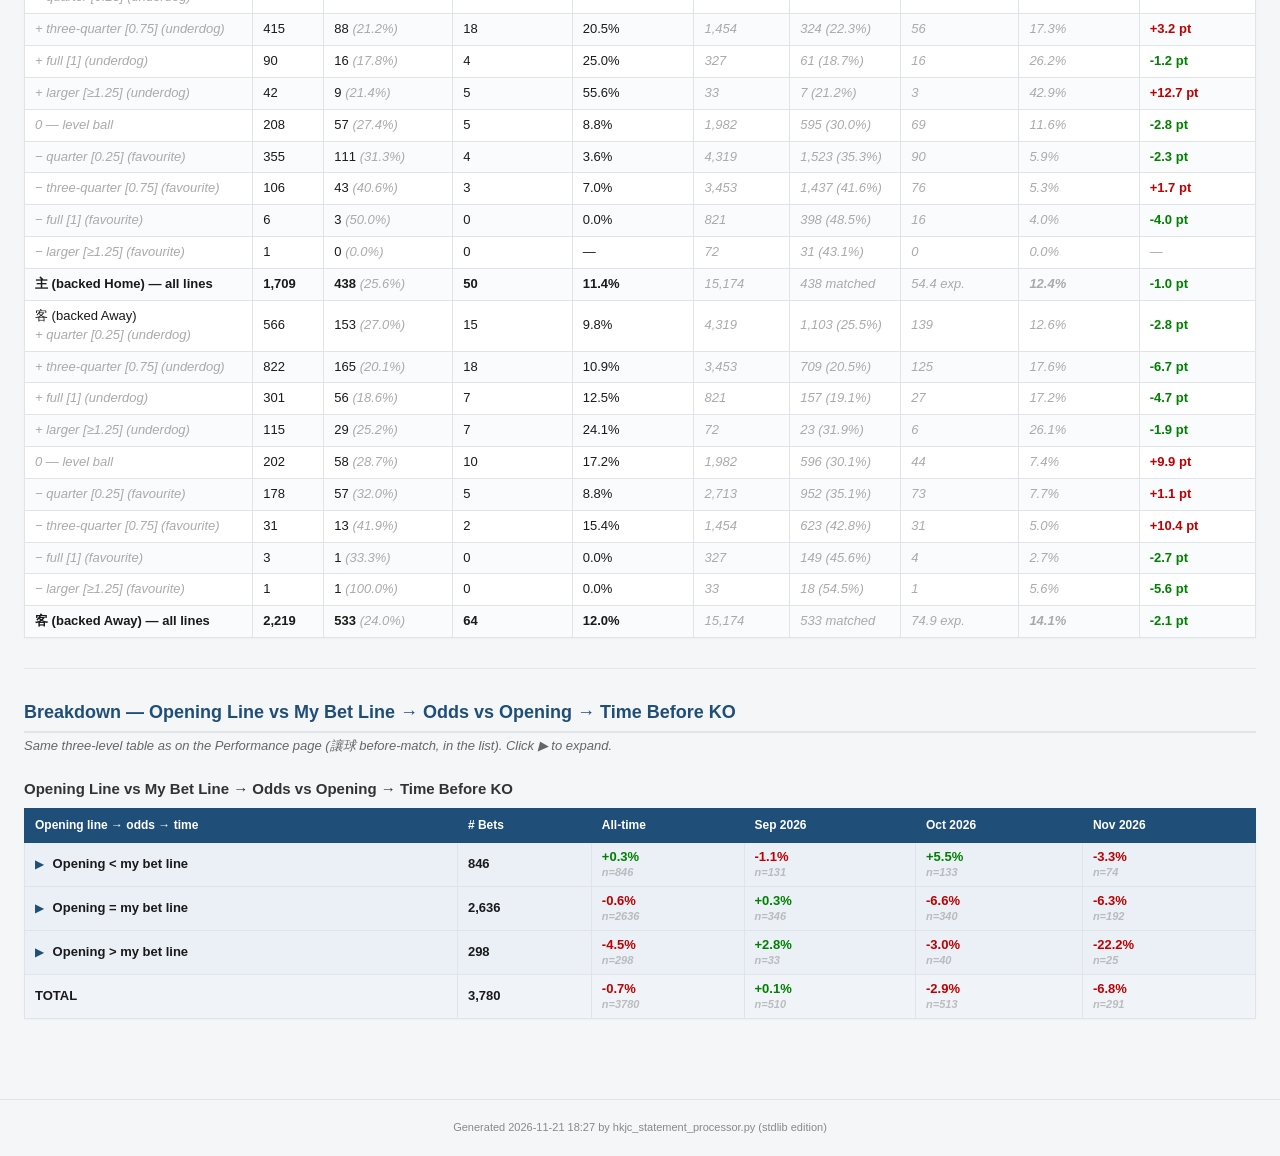
<file: ROI_Charts.html>
<!DOCTYPE html>
<html lang="en">
<head>
<meta charset="utf-8">
<title>HKJC — ROI Charts</title>
<style>
* { box-sizing: border-box; }
body {
  font-family: -apple-system, BlinkMacSystemFont, 'Segoe UI', 'Microsoft YaHei',
               'PingFang SC', 'Hiragino Sans', sans-serif;
  margin: 0; padding: 0;
  color: #1a1a1a;
  background: #f4f6f8;
  font-size: 14px;
  line-height: 1.45;
}
.container { max-width: 1400px; margin: 0 auto; padding: 24px; }
header { background: #1F4E79; color: #fff; padding: 24px; }
header h1 { margin: 0 0 6px; font-size: 22px; font-weight: 600; }
header .sub { font-size: 13px; opacity: 0.9; }
nav.tabs {
  background: #fff;
  border-bottom: 1px solid #e0e4e8;
  padding: 0 24px;
  position: sticky; top: 0;
  z-index: 100;
  display: flex; flex-wrap: wrap;
  box-shadow: 0 1px 3px rgba(0,0,0,0.04);
}
nav.tabs button {
  background: none; border: none;
  padding: 12px 18px;
  font-family: inherit; font-size: 13px; font-weight: 500;
  cursor: pointer;
  color: #555;
  border-bottom: 3px solid transparent;
  transition: color 0.15s, border-color 0.15s;
}
nav.tabs button:hover { color: #1F4E79; }
nav.tabs button.active {
  color: #1F4E79;
  border-bottom-color: #1F4E79;
}
.section { display: none; padding: 0 0 40px; }
.section.active { display: block; }
h2 {
  font-size: 18px; font-weight: 600;
  color: #1F4E79;
  margin: 28px 0 12px;
  padding-bottom: 6px;
  border-bottom: 2px solid #e0e4e8;
}
h2:first-child { margin-top: 8px; }
h3 {
  font-size: 15px; font-weight: 600;
  color: #333;
  margin: 22px 0 8px;
}
p.muted { color: #666; font-size: 13px; margin: -8px 0 16px; font-style: italic; }
table {
  border-collapse: collapse;
  width: 100%;
  background: #fff;
  font-size: 13px;
  margin-bottom: 16px;
  box-shadow: 0 1px 2px rgba(0,0,0,0.03);
}
th {
  background: #1F4E79; color: #fff;
  font-weight: 600;
  text-align: left;
  padding: 8px 10px;
  border: 1px solid #1F4E79;
  font-size: 12px;
  white-space: nowrap;
}
td {
  padding: 6px 10px;
  border: 1px solid #e0e4e8;
  vertical-align: middle;
}
tr.total td { background: #f0f4f8; font-weight: 600; }
tbody tr:nth-child(even) td { background: #fafbfc; }
tbody tr:hover td { background: #eef4f9; }
table.kvtable td:first-child { background: #f4f6f8; min-width: 200px; }
table.kvtable tr:hover td:first-child { background: #eef4f9; }
.num, td.num, th.num { text-align: right; font-variant-numeric: tabular-nums; }
.pos { color: #008000; font-weight: 600; }
.neg { color: #C00000; font-weight: 600; }
.scroll-x { overflow-x: auto; }
.table-controls {
  display: flex; align-items: center; gap: 12px;
  margin: 12px 0;
}
.table-controls input {
  flex: 1; max-width: 400px;
  padding: 8px 12px;
  border: 1px solid #ccc;
  border-radius: 4px;
  font-family: inherit; font-size: 13px;
}
#all-count { color: #666; font-size: 12px; }
#all-trans th { cursor: pointer; user-select: none; }
#all-trans th:hover { background: #2a609a; }
#all-trans th.sorted-asc::after { content: ' ▲'; opacity: 0.7; }
#all-trans th.sorted-desc::after { content: ' ▼'; opacity: 0.7; }
.dedup-info {
  background: #fff8dc;
  border: 1px solid #e6d28a;
  border-radius: 4px;
  padding: 10px 14px;
  margin: 16px 0;
  font-size: 13px;
}
.dedup-info b { color: #806000; }
.gap-warning {
  background: #fff0e0;
  border-left: 4px solid #C44500;
  border-radius: 4px;
  padding: 12px 16px;
  margin: 16px 0;
  font-size: 13px;
  color: #5a2200;
}
.gap-warning b { color: #C44500; }

/* Softer notice used by sections 3 & 4 of 讓球 Deep-Dive to flag that
   unmatched bets are excluded — informational, not a warning */
.exclusion-notice {
  background: #f0f5fa;
  border-left: 4px solid #5d7f9e;
  border-radius: 4px;
  padding: 10px 16px;
  margin: 12px 0 16px;
  font-size: 13px;
  color: #2c3e50;
}
.exclusion-notice b { color: #1F4E79; }
.gap-row, td .gap-row {
  color: #C44500;
  font-style: italic;
  font-weight: 500;
}
tr:has(.gap-row) td { background: #fff7ec !important; }
.handover-row, td .handover-row {
  color: #555;
  font-style: italic;
  font-weight: 500;
}
tr:has(.handover-row) td { background: #f4f6f8 !important; }

/* Expandable group rows in 'By Bet Type' */
.bettype-table tr.group-parent td { background: #eaf0f6 !important; font-weight: 600; }

/* Combined Net P/L + ROI cell used by the monthly columns in By Bet Type.
   Net P/L sits on top, ROI in smaller dim text below. */
.bettype-table .month-cell,
.scorecard-table .month-cell {
  display: flex;
  flex-direction: column;
  line-height: 1.25;
  gap: 1px;
}
.bettype-table .month-cell .month-roi,
.scorecard-table .month-cell .month-roi {
  font-size: 11px;
  opacity: 0.75;
}
.bettype-table .month-cell .month-turn,
.scorecard-table .month-cell .month-turn {
  font-size: 10.5px;
  color: #888;
}

/* Side × Period filter buttons for sections 3 & 4 */
.s-filters {
  margin: 10px 0 14px;
  display: flex;
  align-items: center;
  flex-wrap: wrap;
  gap: 6px;
}
.s-filter-label { font-size: 13px; color: #555; font-weight: 600; margin-right: 4px; }
.s-filter-btn {
  font-size: 12.5px;
  padding: 4px 12px;
  border: 1px solid #c3ccd6;
  background: #fff;
  color: #1F4E79;
  border-radius: 4px;
  cursor: pointer;
}
.s-filter-btn:hover { background: #eef2f6; }
.s-filter-btn.active {
  background: #1F4E79;
  color: #fff;
  border-color: #1F4E79;
}
.scorecard-table .month-cell .month-roi { font-size: 11px; }
.bettype-table tr.group-parent:hover td { background: #d8e3ee !important; }
.bettype-table .group-toggle { cursor: pointer; user-select: none; display: inline-block; width: 100%; }
.bettype-table .group-toggle .caret {
  display: inline-block; width: 14px; color: #1F4E79; font-size: 11px;
  transition: transform 0.1s;
}
.bettype-table tr.group-child { display: none; }
.bettype-table tr.group-child.expanded { display: table-row; }
.bettype-table tr.group-child td { background: #fcfdff !important; }
.bettype-table tr.group-child td:first-child { padding-left: 28px; color: #555; }
.bettype-table .indent { color: #999; margin-right: 6px; }
.bettype-table .indent2 { color: #bbb; margin-right: 6px; margin-left: 14px; }
#bettype-combined tr.cat-row td { background: #dbe6f1 !important; font-weight: 700; }
#bettype-combined tr.cat-row:hover td { background: #cbdaea !important; }
#bettype-combined tr.group-child.group-parent td { background: #eef3f8 !important; font-weight: 600; }
#bettype-combined tr.group-child td:first-child { padding-left: 10px; }
#bettype-combined td:nth-child(2) { white-space: nowrap; }

/* Deep-dive: summary card and cross-tab */
.dd-card {
  background: #f4f6f8;
  border-left: 4px solid #1F4E79;
  padding: 12px 16px;
  margin: 14px 0 18px;
  font-size: 14px;
  line-height: 1.6;
}
.dd-card b { color: #1F4E79; font-size: 15px; }

/* Line-split tables: visually separate each line-direction group */
table.line-split tr td:first-child:not(:empty) {
  border-top: 1px solid #d0d6dc;
}

/* 3-axis line-split tables: heavy visual separation between groups */
table.line-split-3 td:first-child,
table.line-split-3 td:nth-child(2) {
  font-size: 13px;
}
/* Mid-subtotal rows: light blue background */
table.line-split-3 tr.mid-subtotal td {
  background: #eef2f6 !important;
}
/* Outer GROUP TOTAL rows: stronger background, thicker top border */
table.line-split-3 tr.outer-grouptotal td {
  background: #d8e3ee !important;
  border-top: 2px solid #1F4E79;
  color: #1F4E79;
  font-size: 13.5px;
}
table.line-split-3 tr.outer-grouptotal td:first-child {
  font-weight: 700;
}
/* The TOTAL row at the very bottom — even stronger */
table.line-split-3 tr.total td {
  background: #1F4E79 !important;
  color: #fff !important;
  border-top: 3px solid #143456;
}
table.line-split-3 tr.total td b { color: #fff; }
/* Net P/L and ROI are wrapped in .pos/.neg spans; on the dark TOTAL row
   force them to light, high-contrast tints so they stay readable while
   keeping the green/red positive/negative distinction. */
table.line-split-3 tr.total td .pos,
table.line-split-3 tr.total td b .pos { color: #7ee8a0 !important; }
table.line-split-3 tr.total td .neg,
table.line-split-3 tr.total td b .neg { color: #ff9d9d !important; }
/* Empty rows (zero bets in a cell): dim them so real data stands out */
table.line-split-3 tr.empty-row td {
  color: #aaa;
}
table.line-split-3 tr.empty-row td:first-child,
table.line-split-3 tr.empty-row td:nth-child(2) {
  color: #ccc;
}

/* Collapsible explainer used for inline definitions */
details.explainer {
  background: #fafbfc;
  border: 1px solid #e0e4e8;
  border-radius: 4px;
  padding: 8px 14px;
  margin: 12px 0 16px;
  font-size: 13px;
  line-height: 1.55;
}
details.explainer summary {
  cursor: pointer;
  color: #1F4E79;
  padding: 4px 0;
  user-select: none;
}
details.explainer summary:hover { color: #2a609a; }
details.explainer[open] summary { margin-bottom: 8px; }
details.explainer p { margin: 6px 0; }
details.explainer code {
  background: #eef2f6;
  padding: 1px 5px;
  border-radius: 3px;
  font-size: 12px;
}
table.explainer-mini {
  border-collapse: collapse;
  margin: 8px 0;
  font-size: 12.5px;
}
table.explainer-mini th, table.explainer-mini td {
  border: 1px solid #d0d6dc;
  padding: 4px 10px;
  text-align: left;
}
table.explainer-mini th {
  background: #1F4E79;
  color: #fff;
}
table.explainer-mini tr:nth-child(even) td { background: #fafbfc; }
table.crosstab td { vertical-align: middle; min-width: 130px; }
table.crosstab td.rowtot, table.crosstab th.rowtot {
  background: #eaf0f6 !important; font-weight: 600;
}
table.crosstab tr.total td { background: #eaf0f6; font-weight: 600; }
.cell-stack {
  display: flex; flex-direction: column; gap: 2px; line-height: 1.25;
}
.cell-n { color: #555; font-size: 12px; }
.cell-roi { font-weight: 700; font-size: 14px; }
.cell-roi.pos { color: #008000; }
.cell-roi.neg { color: #C00000; }
.cell-net { color: #666; font-size: 11.5px; }
.dim { color: #aaa; font-style: italic; }

/* Rule-compliance badges */
.badge {
  display: inline-block;
  width: 18px; height: 18px;
  text-align: center; line-height: 18px;
  border-radius: 4px;
  font-size: 11px; font-weight: 700;
  margin-right: 4px;
  vertical-align: middle;
}
.badge.agree    { background: #dcfce7; color: #16a34a; border: 1px solid #86efac; }
.badge.disagree { background: #fee2e2; color: #c00000; border: 1px solid #fca5a5; }
.badge.conflict { background: #fef3c7; color: #b45309; border: 1px solid #fcd34d; }
.badge.no-rule  { background: #f1f5f9; color: #64748b; border: 1px solid #cbd5e1; }
.badge.no-data  { background: #e2e8f0; color: #94a3b8; border: 1px solid #cbd5e1; }
footer {
  text-align: center; color: #888; font-size: 11px;
  padding: 20px; border-top: 1px solid #e0e4e8;
  margin-top: 40px;
}

.chart-wrap { background:#fff; border:1px solid #e2e8ee; border-radius:8px;
  padding:14px 10px; margin:8px 0 26px; overflow-x:auto; }
</style>
</head>
<body>
<header>
  <h1>HKJC — 讓球 ROI Charts</h1>
  <div class="sub">Cumulative ROI with rolling MA-200 / MA-100 / MA-50, latest 200 bets</div>
</header>
<div class="container">
<h2>讓球 (Asian Handicap) — all bets</h2><p class="muted">All-time: <b>6,014</b> bets, ROI <b class="neg"><span class="neg">-1.4%</span></b>. Chart zoomed to the latest <b>200</b> bets. Includes before-match and live bets.</p><div class="chart-wrap"><svg viewBox="0 0 1000 380" width="100%" style="max-width:1000px;font-family:inherit" xmlns="http://www.w3.org/2000/svg"><rect x="56" y="18" width="814" height="328" fill="#fbfcfd" stroke="#e2e8ee"/><line x1="56" y1="346.0" x2="870" y2="346.0" stroke="#eef1f4"/><text x="48" y="350.0" text-anchor="end" font-size="11" fill="#777">-29.7%</text><line x1="56" y1="280.4" x2="870" y2="280.4" stroke="#eef1f4"/><text x="48" y="284.4" text-anchor="end" font-size="11" fill="#777">-18.5%</text><line x1="56" y1="214.8" x2="870" y2="214.8" stroke="#eef1f4"/><text x="48" y="218.8" text-anchor="end" font-size="11" fill="#777">-7.3%</text><line x1="56" y1="149.2" x2="870" y2="149.2" stroke="#eef1f4"/><text x="48" y="153.2" text-anchor="end" font-size="11" fill="#777">+3.9%</text><line x1="56" y1="83.6" x2="870" y2="83.6" stroke="#eef1f4"/><text x="48" y="87.6" text-anchor="end" font-size="11" fill="#777">+15.1%</text><line x1="56" y1="18.0" x2="870" y2="18.0" stroke="#eef1f4"/><text x="48" y="22.0" text-anchor="end" font-size="11" fill="#777">+26.3%</text><line x1="56" y1="172.1" x2="870" y2="172.1" stroke="#b9c4cf" stroke-width="1.2" stroke-dasharray="4 3"/><line x1="56.0" y1="346" x2="56.0" y2="350" stroke="#aaa"/><text x="56.0" y="364" text-anchor="middle" font-size="11" fill="#777">13 Nov</text><line x1="191.0" y1="346" x2="191.0" y2="350" stroke="#aaa"/><text x="191.0" y="364" text-anchor="middle" font-size="11" fill="#777">14 Nov</text><line x1="326.0" y1="346" x2="326.0" y2="350" stroke="#aaa"/><text x="326.0" y="364" text-anchor="middle" font-size="11" fill="#777">15 Nov</text><line x1="465.0" y1="346" x2="465.0" y2="350" stroke="#aaa"/><text x="465.0" y="364" text-anchor="middle" font-size="11" fill="#777">17 Nov</text><line x1="600.0" y1="346" x2="600.0" y2="350" stroke="#aaa"/><text x="600.0" y="364" text-anchor="middle" font-size="11" fill="#777">18 Nov</text><line x1="735.0" y1="346" x2="735.0" y2="350" stroke="#aaa"/><text x="735.0" y="364" text-anchor="middle" font-size="11" fill="#777">20 Nov</text><line x1="870.0" y1="346" x2="870.0" y2="350" stroke="#aaa"/><text x="870.0" y="364" text-anchor="middle" font-size="11" fill="#777">21 Nov</text><polyline points="56.0,179.6 60.1,179.7 64.2,179.9 68.3,180.0 72.4,179.9 76.5,180.1 80.5,180.3 84.6,180.2 88.7,180.1 92.8,179.9 96.9,179.9 101.0,179.9 105.1,180.0 109.2,180.1 113.3,180.2 117.4,180.1 121.4,180.0 125.5,180.0 129.6,179.8 133.7,179.7 137.8,179.7 141.9,179.5 146.0,179.6 150.1,179.6 154.2,179.5 158.3,179.4 162.4,179.3 166.4,179.4 170.5,179.3 174.6,179.3 178.7,179.4 182.8,179.5 186.9,179.5 191.0,179.3 195.1,179.5 199.2,179.5 203.3,179.6 207.3,179.6 211.4,179.8 215.5,179.7 219.6,179.6 223.7,179.7 227.8,179.8 231.9,179.8 236.0,179.8 240.1,179.8 244.2,179.9 248.3,179.8 252.3,179.9 256.4,179.8 260.5,179.9 264.6,179.9 268.7,179.8 272.8,179.8 276.9,179.8 281.0,179.8 285.1,179.8 289.2,179.7 293.2,179.8 297.3,179.8 301.4,179.7 305.5,179.8 309.6,179.8 313.7,179.8 317.8,179.6 321.9,179.6 326.0,179.6 330.1,179.5 334.2,179.6 338.2,179.6 342.3,179.7 346.4,179.7 350.5,179.7 354.6,179.8 358.7,179.8 362.8,179.8 366.9,179.7 371.0,179.6 375.1,179.5 379.1,179.4 383.2,179.5 387.3,179.5 391.4,179.5 395.5,179.5 399.6,179.5 403.7,179.6 407.8,179.7 411.9,179.8 416.0,179.9 420.1,179.8 424.1,179.9 428.2,180.0 432.3,180.1 436.4,180.0 440.5,180.1 444.6,180.1 448.7,180.1 452.8,180.2 456.9,180.1 461.0,180.0 465.0,180.1 469.1,180.2 473.2,180.1 477.3,180.2 481.4,180.2 485.5,180.2 489.6,180.2 493.7,180.2 497.8,180.2 501.9,180.3 505.9,180.4 510.0,180.3 514.1,180.2 518.2,180.3 522.3,180.4 526.4,180.3 530.5,180.5 534.6,180.5 538.7,180.4 542.8,180.3 546.9,180.2 550.9,180.0 555.0,179.9 559.1,180.1 563.2,180.0 567.3,180.0 571.4,180.1 575.5,180.1 579.6,180.0 583.7,180.0 587.8,179.9 591.8,179.9 595.9,179.7 600.0,179.8 604.1,179.8 608.2,179.7 612.3,179.6 616.4,179.6 620.5,179.7 624.6,179.6 628.7,179.5 632.8,179.4 636.8,179.4 640.9,179.3 645.0,179.3 649.1,179.4 653.2,179.3 657.3,179.4 661.4,179.4 665.5,179.4 669.6,179.5 673.7,179.3 677.7,179.2 681.8,179.3 685.9,179.3 690.0,179.3 694.1,179.3 698.2,179.3 702.3,179.4 706.4,179.4 710.5,179.4 714.6,179.3 718.7,179.3 722.7,179.3 726.8,179.4 730.9,179.3 735.0,179.4 739.1,179.4 743.2,179.5 747.3,179.6 751.4,179.7 755.5,179.7 759.6,179.6 763.6,179.5 767.7,179.6 771.8,179.7 775.9,179.8 780.0,179.7 784.1,179.8 788.2,179.7 792.3,179.7 796.4,179.7 800.5,179.9 804.6,179.9 808.6,180.0 812.7,180.0 816.8,180.1 820.9,180.1 825.0,180.3 829.1,180.4 833.2,180.2 837.3,180.2 841.4,180.2 845.5,180.2 849.5,180.1 853.6,180.1 857.7,180.1 861.8,180.2 865.9,180.3 870.0,180.4" fill="none" stroke="#1f5c8b" stroke-width="2.5" stroke-linejoin="round"/><polyline points="56.0,233.0 60.1,231.9 64.2,234.0 68.3,233.7 72.4,231.7 76.5,234.5 80.5,237.9 84.6,233.3 88.7,232.9 92.8,223.6 96.9,219.1 101.0,210.3 105.1,209.6 109.2,204.7 113.3,199.9 117.4,191.2 121.4,192.2 125.5,198.6 129.6,197.0 133.7,194.2 137.8,195.6 141.9,197.1 146.0,204.4 150.1,201.0 154.2,199.6 158.3,199.7 162.4,198.1 166.4,196.9 170.5,200.6 174.6,201.9 178.7,205.3 182.8,204.5 186.9,201.9 191.0,197.3 195.1,199.7 199.2,196.1 203.3,196.9 207.3,198.8 211.4,205.7 215.5,200.3 219.6,200.3 223.7,205.5 227.8,212.2 231.9,214.1 236.0,216.3 240.1,216.1 244.2,212.7 248.3,209.9 252.3,210.4 256.4,204.4 260.5,204.1 264.6,205.0 268.7,207.2 272.8,208.3 276.9,205.9 281.0,203.0 285.1,206.4 289.2,205.0 293.2,213.3 297.3,211.9 301.4,210.9 305.5,214.7 309.6,215.2 313.7,212.1 317.8,210.4 321.9,207.1 326.0,208.3 330.1,200.1 334.2,198.2 338.2,199.4 342.3,201.8 346.4,202.8 350.5,201.2 354.6,201.1 358.7,205.8 362.8,206.1 366.9,199.8 371.0,193.4 375.1,188.7 379.1,190.1 383.2,191.7 387.3,186.6 391.4,194.3 395.5,195.1 399.6,194.4 403.7,195.5 407.8,197.2 411.9,193.9 416.0,198.1 420.1,200.7 424.1,203.8 428.2,207.5 432.3,208.5 436.4,206.0 440.5,204.6 444.6,204.1 448.7,202.4 452.8,203.2 456.9,202.0 461.0,199.4 465.0,200.3 469.1,200.3 473.2,199.5 477.3,202.5 481.4,201.0 485.5,203.2 489.6,199.0 493.7,196.3 497.8,192.3 501.9,194.4 505.9,197.8 510.0,191.9 514.1,192.3 518.2,191.7 522.3,193.8 526.4,191.5 530.5,197.5 534.6,200.0 538.7,194.9 542.8,191.5 546.9,187.1 550.9,183.5 555.0,181.6 559.1,188.8 563.2,190.2 567.3,187.5 571.4,193.5 575.5,194.1 579.6,194.5 583.7,192.5 587.8,189.8 591.8,189.8 595.9,187.4 600.0,195.7 604.1,195.9 608.2,189.7 612.3,189.1 616.4,188.7 620.5,189.5 624.6,188.4 628.7,190.0 632.8,187.3 636.8,186.2 640.9,184.7 645.0,185.9 649.1,188.6 653.2,184.7 657.3,190.2 661.4,186.8 665.5,186.4 669.6,185.2 673.7,178.5 677.7,174.7 681.8,176.4 685.9,175.1 690.0,176.1 694.1,175.7 698.2,179.1 702.3,180.8 706.4,182.2 710.5,182.0 714.6,181.2 718.7,177.8 722.7,176.1 726.8,181.3 730.9,177.6 735.0,181.7 739.1,179.5 743.2,183.0 747.3,182.6 751.4,186.0 755.5,186.0 759.6,182.0 763.6,176.3 767.7,176.3 771.8,180.3 775.9,182.0 780.0,182.7 784.1,187.2 788.2,186.0 792.3,185.1 796.4,187.7 800.5,189.8 804.6,186.0 808.6,183.5 812.7,183.0 816.8,182.6 820.9,186.6 825.0,188.3 829.1,189.0 833.2,179.7 837.3,178.8 841.4,182.7 845.5,190.0 849.5,188.3 853.6,187.3 857.7,188.7 861.8,195.8 865.9,201.3 870.0,206.1" fill="none" stroke="#e07b39" stroke-width="1.8" stroke-linejoin="round"/><polyline points="56.0,192.9 60.1,196.8 64.2,205.5 68.3,210.4 72.4,203.3 76.5,218.3 80.5,220.6 84.6,208.4 88.7,200.0 92.8,191.3 96.9,189.2 101.0,181.6 105.1,194.5 109.2,195.8 113.3,195.4 117.4,188.9 121.4,188.5 125.5,190.0 129.6,178.1 133.7,168.9 137.8,169.7 141.9,161.1 146.0,169.6 150.1,172.0 154.2,174.5 158.3,163.6 162.4,165.2 166.4,168.9 170.5,173.0 174.6,169.7 178.7,172.6 182.8,181.0 186.9,183.0 191.0,183.7 195.1,198.7 199.2,185.7 203.3,194.8 207.3,198.0 211.4,206.9 215.5,203.0 219.6,203.3 223.7,206.5 227.8,212.0 231.9,214.8 236.0,216.9 240.1,217.7 244.2,216.3 248.3,218.3 252.3,219.0 256.4,212.3 260.5,210.8 264.6,204.8 268.7,199.3 272.8,199.3 276.9,193.5 281.0,197.8 285.1,198.7 289.2,198.5 293.2,199.5 297.3,202.0 301.4,200.6 305.5,208.6 309.6,204.5 313.7,195.7 317.8,195.5 321.9,187.6 326.0,195.2 330.1,184.6 334.2,191.8 338.2,188.7 342.3,190.3 346.4,192.5 350.5,190.1 354.6,186.1 358.7,186.1 362.8,187.6 366.9,178.4 371.0,177.8 375.1,177.9 379.1,173.8 383.2,182.5 387.3,183.1 391.4,177.4 395.5,167.4 399.6,161.9 403.7,160.3 407.8,162.8 411.9,173.4 416.0,175.9 420.1,169.2 424.1,163.2 428.2,166.6 432.3,179.8 436.4,191.3 440.5,193.3 444.6,193.3 448.7,194.3 452.8,206.4 456.9,206.8 461.0,207.3 465.0,208.1 469.1,204.0 473.2,193.2 477.3,194.0 481.4,198.6 485.5,187.0 489.6,175.5 493.7,183.2 497.8,183.9 501.9,197.8 505.9,207.2 510.0,203.0 514.1,189.8 518.2,187.2 522.3,192.0 526.4,194.3 530.5,207.4 534.6,211.0 538.7,213.5 542.8,216.9 546.9,206.1 550.9,208.5 555.0,194.8 559.1,207.1 563.2,207.3 567.3,214.0 571.4,224.7 575.5,221.9 579.6,217.9 583.7,217.4 587.8,209.1 591.8,199.6 595.9,192.2 600.0,209.1 604.1,192.6 608.2,194.2 612.3,182.6 616.4,178.1 620.5,168.9 624.6,171.0 628.7,174.2 632.8,164.5 636.8,154.9 640.9,148.0 645.0,148.0 649.1,153.3 653.2,146.6 657.3,156.5 661.4,148.5 665.5,155.5 669.6,154.5 673.7,147.6 677.7,146.1 681.8,149.6 685.9,153.8 690.0,151.4 694.1,149.6 698.2,156.8 702.3,159.1 706.4,159.2 710.5,160.1 714.6,149.2 718.7,146.8 722.7,153.6 726.8,164.8 730.9,165.9 735.0,165.9 739.1,173.5 743.2,172.6 747.3,175.4 751.4,181.0 755.5,178.5 759.6,172.7 763.6,165.2 767.7,165.2 771.8,172.1 775.9,186.2 780.0,188.2 784.1,197.9 788.2,200.2 792.3,188.1 796.4,193.1 800.5,204.5 804.6,207.8 808.6,208.2 812.7,209.3 816.8,205.4 820.9,201.8 825.0,202.7 829.1,212.3 833.2,198.5 837.3,192.7 841.4,186.1 845.5,188.6 849.5,182.6 853.6,180.5 857.7,182.4 861.8,184.3 865.9,195.3 870.0,204.9" fill="none" stroke="#3a9d5d" stroke-width="1.8" stroke-linejoin="round"/><polyline points="56.0,213.5 60.1,216.2 64.2,222.2 68.3,231.5 72.4,218.5 76.5,246.8 80.5,257.2 84.6,264.8 88.7,246.6 92.8,238.0 96.9,236.4 101.0,236.1 105.1,248.1 109.2,244.2 113.3,263.4 117.4,248.6 121.4,248.2 125.5,234.3 129.6,227.9 133.7,201.5 137.8,200.1 141.9,189.3 146.0,189.3 150.1,177.3 154.2,163.4 158.3,155.7 162.4,142.2 166.4,155.0 170.5,164.8 174.6,160.2 178.7,172.6 182.8,187.0 186.9,175.0 191.0,145.0 195.1,150.5 199.2,138.0 203.3,141.1 207.3,151.5 211.4,164.9 215.5,149.0 219.6,121.1 223.7,127.1 227.8,148.7 231.9,174.7 236.0,180.9 240.1,175.4 244.2,183.4 248.3,191.8 252.3,211.2 256.4,208.0 260.5,208.0 264.6,192.4 268.7,174.1 272.8,164.3 276.9,166.7 281.0,144.7 285.1,133.9 289.2,127.0 293.2,148.9 297.3,162.9 301.4,162.0 305.5,178.7 309.6,154.7 313.7,140.3 317.8,120.4 321.9,120.8 326.0,136.8 330.1,130.9 334.2,151.5 338.2,174.0 342.3,179.2 346.4,196.4 350.5,191.2 354.6,196.9 358.7,214.5 362.8,228.7 366.9,224.4 371.0,206.7 375.1,193.7 379.1,190.1 383.2,194.9 387.3,178.2 391.4,180.3 395.5,195.8 399.6,176.6 403.7,189.1 407.8,191.0 411.9,201.1 416.0,190.2 420.1,195.1 424.1,215.9 428.2,215.9 432.3,219.4 436.4,212.0 440.5,208.8 444.6,215.4 448.7,207.4 452.8,223.6 456.9,201.6 461.0,206.4 465.0,208.2 469.1,217.6 473.2,214.6 477.3,227.6 481.4,234.9 485.5,233.9 489.6,221.2 493.7,246.6 497.8,224.8 501.9,238.3 505.9,260.3 510.0,231.1 514.1,228.9 518.2,238.6 522.3,273.3 526.4,279.2 530.5,288.1 534.6,305.0 538.7,284.0 542.8,264.4 546.9,235.3 550.9,220.9 555.0,198.4 559.1,216.9 563.2,200.6 567.3,200.5 571.4,225.0 575.5,235.9 579.6,241.1 583.7,243.8 587.8,222.9 591.8,220.3 595.9,204.1 600.0,221.7 604.1,207.4 608.2,198.8 612.3,174.9 616.4,156.3 620.5,148.9 624.6,147.5 628.7,133.9 632.8,115.4 636.8,93.6 640.9,88.6 645.0,90.8 649.1,94.4 653.2,88.3 657.3,92.5 661.4,97.5 665.5,107.5 669.6,103.5 673.7,82.6 677.7,79.8 681.8,73.5 685.9,75.7 690.0,70.9 694.1,81.5 698.2,71.2 702.3,97.6 706.4,86.3 710.5,67.3 714.6,71.9 718.7,68.4 722.7,72.6 726.8,61.7 730.9,60.6 735.0,49.7 739.1,50.3 743.2,65.1 747.3,89.3 751.4,126.7 755.5,135.0 759.6,144.7 763.6,106.0 767.7,123.1 771.8,138.8 775.9,140.9 780.0,131.5 784.1,146.6 788.2,148.4 792.3,147.9 796.4,161.5 800.5,205.0 804.6,191.2 808.6,209.2 812.7,222.1 816.8,242.2 820.9,255.7 825.0,264.5 829.1,285.6 833.2,269.8 837.3,279.5 841.4,289.9 845.5,303.5 849.5,287.8 853.6,276.5 857.7,286.8 861.8,286.8 865.9,306.5 870.0,314.3" fill="none" stroke="#b5446e" stroke-width="1.6" stroke-linejoin="round"/><line x1="884" y1="28" x2="906" y2="28" stroke="#1f5c8b" stroke-width="3"/><text x="912" y="32" font-size="12" fill="#333">Cumulative ROI</text><text x="912" y="46" font-size="11" fill="#1f5c8b">-1.4%</text><line x1="884" y1="68" x2="906" y2="68" stroke="#e07b39" stroke-width="3"/><text x="912" y="72" font-size="12" fill="#333">MA 200</text><text x="912" y="86" font-size="11" fill="#e07b39">-5.8%</text><line x1="884" y1="108" x2="906" y2="108" stroke="#3a9d5d" stroke-width="3"/><text x="912" y="112" font-size="12" fill="#333">MA 100</text><text x="912" y="126" font-size="11" fill="#3a9d5d">-5.6%</text><line x1="884" y1="148" x2="906" y2="148" stroke="#b5446e" stroke-width="3"/><text x="912" y="152" font-size="12" fill="#333">MA 50</text><text x="912" y="166" font-size="11" fill="#b5446e">-24.3%</text></svg></div><h2>讓球 (Asian Handicap) — before kickoff only</h2><p class="muted">All-time: <b>3,928</b> bets, ROI <b class="neg"><span class="neg">-0.7%</span></b>. Chart zoomed to the latest <b>200</b> bets. Pre-match, matched-to-data.json bets only.</p><div class="chart-wrap"><svg viewBox="0 0 1000 380" width="100%" style="max-width:1000px;font-family:inherit" xmlns="http://www.w3.org/2000/svg"><rect x="56" y="18" width="814" height="328" fill="#fbfcfd" stroke="#e2e8ee"/><line x1="56" y1="346.0" x2="870" y2="346.0" stroke="#eef1f4"/><text x="48" y="350.0" text-anchor="end" font-size="11" fill="#777">-29.6%</text><line x1="56" y1="280.4" x2="870" y2="280.4" stroke="#eef1f4"/><text x="48" y="284.4" text-anchor="end" font-size="11" fill="#777">-20.6%</text><line x1="56" y1="214.8" x2="870" y2="214.8" stroke="#eef1f4"/><text x="48" y="218.8" text-anchor="end" font-size="11" fill="#777">-11.6%</text><line x1="56" y1="149.2" x2="870" y2="149.2" stroke="#eef1f4"/><text x="48" y="153.2" text-anchor="end" font-size="11" fill="#777">-2.7%</text><line x1="56" y1="83.6" x2="870" y2="83.6" stroke="#eef1f4"/><text x="48" y="87.6" text-anchor="end" font-size="11" fill="#777">+6.3%</text><line x1="56" y1="18.0" x2="870" y2="18.0" stroke="#eef1f4"/><text x="48" y="22.0" text-anchor="end" font-size="11" fill="#777">+15.3%</text><line x1="56" y1="129.6" x2="870" y2="129.6" stroke="#b9c4cf" stroke-width="1.2" stroke-dasharray="4 3"/><line x1="56.0" y1="346" x2="56.0" y2="350" stroke="#aaa"/><text x="56.0" y="364" text-anchor="middle" font-size="11" fill="#777">07 Nov</text><line x1="191.0" y1="346" x2="191.0" y2="350" stroke="#aaa"/><text x="191.0" y="364" text-anchor="middle" font-size="11" fill="#777">08 Nov</text><line x1="326.0" y1="346" x2="326.0" y2="350" stroke="#aaa"/><text x="326.0" y="364" text-anchor="middle" font-size="11" fill="#777">09 Nov</text><line x1="465.0" y1="346" x2="465.0" y2="350" stroke="#aaa"/><text x="465.0" y="364" text-anchor="middle" font-size="11" fill="#777">13 Nov</text><line x1="600.0" y1="346" x2="600.0" y2="350" stroke="#aaa"/><text x="600.0" y="364" text-anchor="middle" font-size="11" fill="#777">15 Nov</text><line x1="735.0" y1="346" x2="735.0" y2="350" stroke="#aaa"/><text x="735.0" y="364" text-anchor="middle" font-size="11" fill="#777">18 Nov</text><line x1="870.0" y1="346" x2="870.0" y2="350" stroke="#aaa"/><text x="870.0" y="364" text-anchor="middle" font-size="11" fill="#777">21 Nov</text><polyline points="56.0,131.3 60.1,131.6 64.2,131.7 68.3,131.6 72.4,131.7 76.5,131.6 80.5,131.3 84.6,131.0 88.7,131.3 92.8,131.4 96.9,131.5 101.0,131.8 105.1,132.0 109.2,131.8 113.3,131.7 117.4,131.8 121.4,132.0 125.5,131.9 129.6,131.7 133.7,131.3 137.8,131.3 141.9,131.4 146.0,131.3 150.1,131.4 154.2,131.4 158.3,131.8 162.4,131.8 166.4,131.8 170.5,131.7 174.6,131.8 178.7,131.9 182.8,131.8 186.9,132.1 191.0,132.3 195.1,131.8 199.2,131.8 203.3,131.7 207.3,132.2 211.4,132.1 215.5,132.1 219.6,131.9 223.7,132.1 227.8,132.1 231.9,132.3 236.0,132.4 240.1,132.5 244.2,132.5 248.3,132.7 252.3,132.5 256.4,132.7 260.5,133.0 264.6,133.1 268.7,133.1 272.8,133.1 276.9,133.3 281.0,133.4 285.1,133.5 289.2,133.6 293.2,133.5 297.3,133.3 301.4,133.4 305.5,133.4 309.6,133.4 313.7,133.3 317.8,133.4 321.9,133.2 326.0,133.2 330.1,133.0 334.2,132.9 338.2,133.2 342.3,133.1 346.4,133.0 350.5,133.1 354.6,132.9 358.7,132.9 362.8,133.0 366.9,133.1 371.0,133.3 375.1,133.4 379.1,133.4 383.2,133.6 387.3,133.7 391.4,133.6 395.5,133.9 399.6,133.6 403.7,133.8 407.8,133.6 411.9,133.8 416.0,134.1 420.1,133.8 424.1,134.0 428.2,134.3 432.3,134.2 436.4,134.3 440.5,134.6 444.6,134.4 448.7,133.9 452.8,133.7 456.9,133.5 461.0,133.4 465.0,133.6 469.1,134.0 473.2,133.8 477.3,133.6 481.4,133.9 485.5,133.7 489.6,133.4 493.7,133.1 497.8,133.1 501.9,132.9 505.9,132.8 510.0,132.9 514.1,133.0 518.2,133.2 522.3,132.9 526.4,133.3 530.5,133.2 534.6,133.4 538.7,133.4 542.8,133.8 546.9,133.6 550.9,133.7 555.0,133.9 559.1,133.9 563.2,134.0 567.3,134.0 571.4,134.0 575.5,133.9 579.6,133.9 583.7,133.9 587.8,134.0 591.8,133.8 595.9,133.9 600.0,133.9 604.1,134.1 608.2,133.9 612.3,133.8 616.4,133.8 620.5,133.7 624.6,133.8 628.7,133.9 632.8,134.0 636.8,134.1 640.9,133.9 645.0,133.7 649.1,133.5 653.2,133.4 657.3,133.6 661.4,133.6 665.5,133.7 669.6,133.8 673.7,133.7 677.7,133.6 681.8,133.8 685.9,133.7 690.0,133.6 694.1,133.5 698.2,133.7 702.3,133.7 706.4,133.5 710.5,133.2 714.6,133.0 718.7,133.3 722.7,133.2 726.8,133.1 730.9,133.2 735.0,133.0 739.1,132.9 743.2,133.0 747.3,132.9 751.4,133.1 755.5,133.0 759.6,132.8 763.6,132.9 767.7,133.0 771.8,133.3 775.9,133.3 780.0,133.2 784.1,133.1 788.2,133.2 792.3,133.1 796.4,133.3 800.5,133.6 804.6,133.7 808.6,133.9 812.7,134.0 816.8,134.1 820.9,134.2 825.0,134.4 829.1,134.5 833.2,134.3 837.3,134.2 841.4,134.2 845.5,134.2 849.5,134.1 853.6,134.1 857.7,134.1 861.8,134.3 865.9,134.4 870.0,134.7" fill="none" stroke="#1f5c8b" stroke-width="2.5" stroke-linejoin="round"/><polyline points="56.0,174.4 60.1,176.7 64.2,176.8 68.3,170.3 72.4,177.6 76.5,174.7 80.5,172.0 84.6,164.7 88.7,168.9 92.8,171.8 96.9,175.8 101.0,179.5 105.1,188.2 109.2,185.6 113.3,186.6 117.4,190.8 121.4,197.4 125.5,196.6 129.6,197.0 133.7,187.6 137.8,188.7 141.9,192.7 146.0,193.4 150.1,193.4 154.2,194.1 158.3,195.4 162.4,194.0 166.4,197.8 170.5,192.8 174.6,198.0 178.7,198.8 182.8,196.2 186.9,196.2 191.0,196.6 195.1,185.6 199.2,188.4 203.3,188.3 207.3,198.6 211.4,199.6 215.5,194.3 219.6,190.0 223.7,189.8 227.8,186.9 231.9,190.2 236.0,196.9 240.1,197.1 244.2,194.6 248.3,200.8 252.3,198.4 256.4,204.2 260.5,209.4 264.6,213.3 268.7,215.6 272.8,216.6 276.9,216.2 281.0,215.8 285.1,220.8 289.2,224.9 293.2,223.9 297.3,220.6 301.4,223.9 305.5,226.3 309.6,228.6 313.7,227.4 317.8,225.3 321.9,219.8 326.0,214.4 330.1,207.0 334.2,203.3 338.2,207.7 342.3,208.9 346.4,203.2 350.5,202.4 354.6,204.7 358.7,199.6 362.8,204.5 366.9,206.8 371.0,212.6 375.1,216.8 379.1,214.6 383.2,213.0 387.3,211.0 391.4,213.5 395.5,214.8 399.6,213.8 403.7,215.1 407.8,209.9 411.9,218.0 416.0,219.2 420.1,211.3 424.1,210.5 428.2,217.7 432.3,210.9 436.4,214.1 440.5,215.1 444.6,206.0 448.7,196.2 452.8,192.1 456.9,193.0 461.0,195.7 465.0,194.4 469.1,199.7 473.2,193.3 477.3,194.5 481.4,195.8 485.5,192.3 489.6,184.6 493.7,175.4 497.8,170.7 501.9,159.5 505.9,160.5 510.0,163.4 514.1,173.1 518.2,173.5 522.3,174.7 526.4,182.8 530.5,182.0 534.6,181.2 538.7,187.7 542.8,195.1 546.9,193.0 550.9,193.0 555.0,197.5 559.1,199.8 563.2,198.9 567.3,201.4 571.4,198.4 575.5,196.8 579.6,200.3 583.7,199.7 587.8,203.6 591.8,202.3 595.9,205.1 600.0,203.5 604.1,205.2 608.2,199.6 612.3,195.5 616.4,201.0 620.5,200.7 624.6,200.2 628.7,205.6 632.8,204.7 636.8,204.7 640.9,203.0 645.0,200.2 649.1,193.9 653.2,193.5 657.3,194.0 661.4,190.9 665.5,189.7 669.6,190.3 673.7,189.1 677.7,192.9 681.8,192.9 685.9,189.0 690.0,189.7 694.1,189.8 698.2,194.7 702.3,192.3 706.4,191.1 710.5,184.7 714.6,177.1 718.7,180.6 722.7,182.3 726.8,177.4 730.9,179.4 735.0,173.4 739.1,171.9 743.2,175.9 747.3,172.5 751.4,177.2 755.5,173.0 759.6,172.8 763.6,171.5 767.7,175.4 771.8,177.1 775.9,174.2 780.0,173.0 784.1,170.9 788.2,173.3 792.3,172.7 796.4,174.0 800.5,174.9 804.6,172.7 808.6,172.3 812.7,173.0 816.8,171.3 820.9,166.1 825.0,166.1 829.1,162.1 833.2,166.0 837.3,166.1 841.4,173.2 845.5,178.6 849.5,173.6 853.6,174.4 857.7,178.8 861.8,187.1 865.9,191.9 870.0,192.4" fill="none" stroke="#e07b39" stroke-width="1.8" stroke-linejoin="round"/><polyline points="56.0,178.5 60.1,185.8 64.2,182.9 68.3,190.3 72.4,187.7 76.5,183.3 80.5,167.3 84.6,148.3 88.7,149.3 92.8,137.5 96.9,147.3 101.0,160.9 105.1,180.9 109.2,167.7 113.3,177.5 117.4,185.4 121.4,193.3 125.5,182.6 129.6,187.4 133.7,176.2 137.8,175.9 141.9,177.3 146.0,176.3 150.1,185.3 154.2,178.5 158.3,197.7 162.4,191.3 166.4,189.7 170.5,193.9 174.6,200.4 178.7,206.0 182.8,211.3 186.9,220.1 191.0,225.3 195.1,202.7 199.2,198.0 203.3,192.7 207.3,215.9 211.4,219.7 215.5,211.7 219.6,214.0 223.7,214.3 227.8,212.0 231.9,221.4 236.0,225.3 240.1,224.0 244.2,226.9 248.3,224.5 252.3,211.1 256.4,215.1 260.5,220.6 264.6,228.0 268.7,239.0 272.8,232.6 276.9,232.6 281.0,243.4 285.1,249.5 289.2,255.9 293.2,243.1 297.3,247.2 301.4,245.1 305.5,238.6 309.6,232.5 313.7,235.9 317.8,235.1 321.9,229.7 326.0,221.3 330.1,218.0 334.2,216.9 338.2,225.5 342.3,224.4 346.4,218.3 350.5,225.3 354.6,212.6 358.7,216.8 362.8,215.9 366.9,214.3 371.0,219.6 375.1,223.3 379.1,223.5 383.2,229.5 387.3,228.9 391.4,218.6 395.5,218.6 399.6,202.8 403.7,206.7 407.8,194.0 411.9,187.9 416.0,187.0 420.1,166.2 424.1,190.1 428.2,200.4 432.3,209.8 436.4,226.9 440.5,228.7 444.6,222.2 448.7,213.2 452.8,214.7 456.9,212.8 461.0,204.1 465.0,210.0 469.1,213.3 473.2,203.4 477.3,198.5 481.4,203.5 485.5,200.6 489.6,200.9 493.7,200.9 497.8,191.0 501.9,180.0 505.9,172.7 510.0,165.8 514.1,165.9 518.2,178.9 522.3,172.2 526.4,180.5 530.5,172.0 534.6,179.9 538.7,187.9 542.8,212.0 546.9,208.1 550.9,207.1 555.0,216.8 559.1,212.7 563.2,217.3 567.3,204.8 571.4,205.0 575.5,203.3 579.6,206.1 583.7,199.1 587.8,201.5 591.8,194.4 595.9,191.9 600.0,184.2 604.1,207.5 608.2,201.1 612.3,198.0 616.4,187.2 620.5,183.3 624.6,189.8 628.7,197.9 632.8,195.7 636.8,197.9 640.9,185.8 645.0,177.1 649.1,166.2 653.2,162.7 657.3,165.5 661.4,172.0 665.5,166.0 669.6,161.7 673.7,152.2 677.7,149.2 681.8,154.8 685.9,147.2 690.0,138.1 694.1,132.6 698.2,136.2 702.3,143.3 706.4,137.6 710.5,127.3 714.6,118.5 718.7,131.1 722.7,131.4 726.8,122.7 730.9,131.9 735.0,128.7 739.1,128.8 743.2,137.3 747.3,121.7 751.4,132.1 755.5,130.2 759.6,123.8 763.6,132.9 767.7,136.5 771.8,140.9 775.9,137.3 780.0,129.9 784.1,122.2 788.2,126.7 792.3,118.8 796.4,121.5 800.5,133.1 804.6,128.7 808.6,142.7 812.7,140.0 816.8,149.5 820.9,145.0 825.0,145.9 829.1,158.1 833.2,143.2 837.3,132.2 841.4,136.9 845.5,130.7 849.5,116.3 853.6,124.7 857.7,141.7 861.8,157.4 865.9,169.5 870.0,179.9" fill="none" stroke="#3a9d5d" stroke-width="1.8" stroke-linejoin="round"/><polyline points="56.0,195.3 60.1,217.6 64.2,243.2 68.3,225.5 72.4,225.5 76.5,228.2 80.5,216.8 84.6,200.0 88.7,206.7 92.8,228.2 96.9,225.6 101.0,233.5 105.1,233.5 109.2,234.6 113.3,219.0 117.4,228.0 121.4,223.2 125.5,225.7 129.6,219.9 133.7,189.5 137.8,189.6 141.9,190.4 146.0,188.1 150.1,183.1 154.2,191.0 158.3,205.5 162.4,198.8 166.4,195.7 170.5,190.0 174.6,201.2 178.7,209.4 182.8,196.5 186.9,198.2 191.0,198.2 195.1,152.1 199.2,144.1 203.3,129.0 207.3,129.0 211.4,108.9 215.5,78.2 219.6,100.7 223.7,114.5 227.8,144.4 231.9,182.6 236.0,173.3 240.1,185.1 244.2,203.2 248.3,235.2 252.3,229.4 256.4,231.1 260.5,246.4 264.6,238.6 268.7,234.7 272.8,239.5 276.9,239.5 281.0,258.3 285.1,282.1 289.2,314.3 293.2,281.7 297.3,267.5 301.4,266.3 305.5,244.1 309.6,231.4 313.7,237.3 317.8,252.5 321.9,231.6 326.0,219.4 330.1,210.0 334.2,213.8 338.2,264.1 342.3,261.8 346.4,249.7 350.5,267.5 354.6,245.5 358.7,245.8 362.8,228.2 366.9,232.4 371.0,247.6 375.1,261.6 379.1,248.6 383.2,251.7 387.3,263.6 391.4,240.6 395.5,240.6 399.6,261.5 403.7,280.0 407.8,266.4 411.9,254.9 416.0,273.3 420.1,259.5 424.1,283.6 428.2,289.2 432.3,273.8 436.4,268.9 440.5,277.8 444.6,255.5 448.7,221.8 452.8,196.9 456.9,198.2 461.0,179.9 465.0,176.6 469.1,190.3 473.2,175.2 477.3,160.6 481.4,170.6 485.5,147.8 489.6,128.4 493.7,104.0 497.8,114.3 501.9,107.7 505.9,95.7 510.0,100.2 514.1,111.2 518.2,130.0 522.3,106.1 526.4,138.8 530.5,133.9 534.6,155.3 538.7,166.6 542.8,169.6 546.9,164.9 550.9,173.7 555.0,178.3 559.1,187.7 563.2,195.6 567.3,187.2 571.4,184.4 575.5,169.6 579.6,163.4 583.7,160.4 587.8,160.8 591.8,137.4 595.9,152.4 600.0,138.1 604.1,164.6 608.2,139.3 612.3,143.3 616.4,133.8 620.5,111.1 624.6,132.2 628.7,127.3 632.8,113.7 636.8,128.7 640.9,109.4 645.0,75.1 649.1,76.5 653.2,98.5 657.3,131.6 661.4,144.3 665.5,151.5 669.6,146.1 673.7,111.9 677.7,121.0 681.8,148.6 685.9,121.0 690.0,127.0 694.1,137.4 698.2,175.1 702.3,179.2 706.4,175.3 710.5,166.7 714.6,140.4 718.7,155.3 722.7,133.2 726.8,143.2 730.9,123.0 735.0,122.0 739.1,94.6 743.2,99.7 747.3,58.2 751.4,88.5 755.5,72.9 759.6,49.7 763.6,57.1 767.7,55.6 771.8,79.0 775.9,76.4 780.0,79.2 784.1,69.4 788.2,83.8 792.3,66.0 796.4,101.3 800.5,108.2 804.6,116.4 808.6,114.2 812.7,141.0 816.8,157.6 820.9,159.9 825.0,192.1 829.1,192.1 833.2,163.6 837.3,155.2 841.4,146.9 845.5,157.1 849.5,165.4 853.6,182.5 857.7,190.8 861.8,186.9 865.9,199.3 870.0,213.3" fill="none" stroke="#b5446e" stroke-width="1.6" stroke-linejoin="round"/><line x1="884" y1="28" x2="906" y2="28" stroke="#1f5c8b" stroke-width="3"/><text x="912" y="32" font-size="12" fill="#333">Cumulative ROI</text><text x="912" y="46" font-size="11" fill="#1f5c8b">-0.7%</text><line x1="884" y1="68" x2="906" y2="68" stroke="#e07b39" stroke-width="3"/><text x="912" y="72" font-size="12" fill="#333">MA 200</text><text x="912" y="86" font-size="11" fill="#e07b39">-8.6%</text><line x1="884" y1="108" x2="906" y2="108" stroke="#3a9d5d" stroke-width="3"/><text x="912" y="112" font-size="12" fill="#333">MA 100</text><text x="912" y="126" font-size="11" fill="#3a9d5d">-6.9%</text><line x1="884" y1="148" x2="906" y2="148" stroke="#b5446e" stroke-width="3"/><text x="912" y="152" font-size="12" fill="#333">MA 50</text><text x="912" y="166" font-size="11" fill="#b5446e">-11.4%</text></svg></div>
<hr style="margin:30px 0;border:none;border-top:1px solid #e2e8ee">
<h2>Half-time → Full-time Reversals</h2><p class="muted">Matches where the half-time leader went on to lose. Left columns: all <b>15,174</b> decided matches in the dataset. Right columns: only the <b>3,928</b> matches you bet (讓球, before kickoff).</p><table class="datatable"><thead><tr><th>Reversal pattern</th><th>All matches (15,174)</th><th>Share</th><th>My 讓球 pre-KO bets (3,928)</th><th>Share</th></tr></thead><tbody><tr><td>Home led at half-time → Away won at full-time</td><td><b>427</b></td><td><span class="dim">2.8%</span></td><td><b>100</b></td><td><span class="dim">2.5%</span></td></tr><tr><td>Away led at half-time → Home won at full-time</td><td><b>450</b></td><td><span class="dim">3.0%</span></td><td><b>102</b></td><td><span class="dim">2.6%</span></td></tr></tbody></table><h3 style="margin-top:22px">Did my pick throw away a half-time lead? — my bets vs all records</h3><p class="muted">Pre-kickoff 讓球 bets only, conditioned on the side you backed, and split by the <b>signed</b> handicap line from your bet side's view (<b>+</b> = you backed the underdog, <b>−</b> = you backed the favourite). For <b>主</b> bets the collapse is <i>home ahead at half-time → away ahead at full-time</i>; for <b>客</b> bets it is the mirror. Winners are by <b>raw goals</b>, not handicap-adjusted. The <b>left block is your bets</b>, the <b>grey right block is all 15,174 decided matches</b> at the same line from the same perspective, and the final column is the gap — read one row across to compare like with like. Reversal rates are <i>of those leading</i>, so a green diff means your picks held their leads better than the market baseline. On the bold <b>— all lines</b> subtotal the benchmark is <b>line-mix weighted</b>: each bucket&#39;s all-match rate is weighted by how many of your leading bets fell in that bucket, so it is not skewed by the fact that you back underdogs (who throw away leads far more often) much more than the dataset average does.</p><table class="datatable"><thead><tr><th>Bet side / asialine</th><th>My bets</th><th>My pick led at HT</th><th>My: → then lost</th><th>My reversal rate</th><th>All matches</th><th>All: led at HT</th><th>All: → then lost</th><th>All reversal rate</th><th>Diff (mine − all)</th></tr></thead><tbody><tr><td>主 (backed Home)<br><span class="dim">+ quarter [0.25] (underdog)</span></td><td>486</td><td>111 <span class="dim">(22.8%)</span></td><td>11</td><td>9.9%</td><td><span class="dim">2,713</span></td><td><span class="dim">720 (26.5%)</span></td><td><span class="dim">101</span></td><td><span class="dim">14.0%</span></td><td><span class="pos">-4.1 pt</span></td></tr><tr><td><span class="dim">+ three-quarter [0.75] (underdog)</span></td><td>415</td><td>88 <span class="dim">(21.2%)</span></td><td>18</td><td>20.5%</td><td><span class="dim">1,454</span></td><td><span class="dim">324 (22.3%)</span></td><td><span class="dim">56</span></td><td><span class="dim">17.3%</span></td><td><span class="neg">+3.2 pt</span></td></tr><tr><td><span class="dim">+ full [1] (underdog)</span></td><td>90</td><td>16 <span class="dim">(17.8%)</span></td><td>4</td><td>25.0%</td><td><span class="dim">327</span></td><td><span class="dim">61 (18.7%)</span></td><td><span class="dim">16</span></td><td><span class="dim">26.2%</span></td><td><span class="pos">-1.2 pt</span></td></tr><tr><td><span class="dim">+ larger [≥1.25] (underdog)</span></td><td>42</td><td>9 <span class="dim">(21.4%)</span></td><td>5</td><td>55.6%</td><td><span class="dim">33</span></td><td><span class="dim">7 (21.2%)</span></td><td><span class="dim">3</span></td><td><span class="dim">42.9%</span></td><td><span class="neg">+12.7 pt</span></td></tr><tr><td><span class="dim">0 — level ball</span></td><td>208</td><td>57 <span class="dim">(27.4%)</span></td><td>5</td><td>8.8%</td><td><span class="dim">1,982</span></td><td><span class="dim">595 (30.0%)</span></td><td><span class="dim">69</span></td><td><span class="dim">11.6%</span></td><td><span class="pos">-2.8 pt</span></td></tr><tr><td><span class="dim">− quarter [0.25] (favourite)</span></td><td>355</td><td>111 <span class="dim">(31.3%)</span></td><td>4</td><td>3.6%</td><td><span class="dim">4,319</span></td><td><span class="dim">1,523 (35.3%)</span></td><td><span class="dim">90</span></td><td><span class="dim">5.9%</span></td><td><span class="pos">-2.3 pt</span></td></tr><tr><td><span class="dim">− three-quarter [0.75] (favourite)</span></td><td>106</td><td>43 <span class="dim">(40.6%)</span></td><td>3</td><td>7.0%</td><td><span class="dim">3,453</span></td><td><span class="dim">1,437 (41.6%)</span></td><td><span class="dim">76</span></td><td><span class="dim">5.3%</span></td><td><span class="neg">+1.7 pt</span></td></tr><tr><td><span class="dim">− full [1] (favourite)</span></td><td>6</td><td>3 <span class="dim">(50.0%)</span></td><td>0</td><td>0.0%</td><td><span class="dim">821</span></td><td><span class="dim">398 (48.5%)</span></td><td><span class="dim">16</span></td><td><span class="dim">4.0%</span></td><td><span class="pos">-4.0 pt</span></td></tr><tr><td><span class="dim">− larger [≥1.25] (favourite)</span></td><td>1</td><td>0 <span class="dim">(0.0%)</span></td><td>0</td><td>—</td><td><span class="dim">72</span></td><td><span class="dim">31 (43.1%)</span></td><td><span class="dim">0</span></td><td><span class="dim">0.0%</span></td><td><span class="dim">—</span></td></tr><tr><td><b>主 (backed Home) — all lines</b></td><td><b>1,709</b></td><td><b>438</b> <span class="dim">(25.6%)</span></td><td><b>50</b></td><td><b>11.4%</b></td><td><span class="dim">15,174</span></td><td><span class="dim">438 matched</span></td><td><span class="dim">54.4 exp.</span></td><td><b><span class="dim">12.4%</span></b></td><td><b><span class="pos">-1.0 pt</span></b></td></tr><tr><td>客 (backed Away)<br><span class="dim">+ quarter [0.25] (underdog)</span></td><td>566</td><td>153 <span class="dim">(27.0%)</span></td><td>15</td><td>9.8%</td><td><span class="dim">4,319</span></td><td><span class="dim">1,103 (25.5%)</span></td><td><span class="dim">139</span></td><td><span class="dim">12.6%</span></td><td><span class="pos">-2.8 pt</span></td></tr><tr><td><span class="dim">+ three-quarter [0.75] (underdog)</span></td><td>822</td><td>165 <span class="dim">(20.1%)</span></td><td>18</td><td>10.9%</td><td><span class="dim">3,453</span></td><td><span class="dim">709 (20.5%)</span></td><td><span class="dim">125</span></td><td><span class="dim">17.6%</span></td><td><span class="pos">-6.7 pt</span></td></tr><tr><td><span class="dim">+ full [1] (underdog)</span></td><td>301</td><td>56 <span class="dim">(18.6%)</span></td><td>7</td><td>12.5%</td><td><span class="dim">821</span></td><td><span class="dim">157 (19.1%)</span></td><td><span class="dim">27</span></td><td><span class="dim">17.2%</span></td><td><span class="pos">-4.7 pt</span></td></tr><tr><td><span class="dim">+ larger [≥1.25] (underdog)</span></td><td>115</td><td>29 <span class="dim">(25.2%)</span></td><td>7</td><td>24.1%</td><td><span class="dim">72</span></td><td><span class="dim">23 (31.9%)</span></td><td><span class="dim">6</span></td><td><span class="dim">26.1%</span></td><td><span class="pos">-1.9 pt</span></td></tr><tr><td><span class="dim">0 — level ball</span></td><td>202</td><td>58 <span class="dim">(28.7%)</span></td><td>10</td><td>17.2%</td><td><span class="dim">1,982</span></td><td><span class="dim">596 (30.1%)</span></td><td><span class="dim">44</span></td><td><span class="dim">7.4%</span></td><td><span class="neg">+9.9 pt</span></td></tr><tr><td><span class="dim">− quarter [0.25] (favourite)</span></td><td>178</td><td>57 <span class="dim">(32.0%)</span></td><td>5</td><td>8.8%</td><td><span class="dim">2,713</span></td><td><span class="dim">952 (35.1%)</span></td><td><span class="dim">73</span></td><td><span class="dim">7.7%</span></td><td><span class="neg">+1.1 pt</span></td></tr><tr><td><span class="dim">− three-quarter [0.75] (favourite)</span></td><td>31</td><td>13 <span class="dim">(41.9%)</span></td><td>2</td><td>15.4%</td><td><span class="dim">1,454</span></td><td><span class="dim">623 (42.8%)</span></td><td><span class="dim">31</span></td><td><span class="dim">5.0%</span></td><td><span class="neg">+10.4 pt</span></td></tr><tr><td><span class="dim">− full [1] (favourite)</span></td><td>3</td><td>1 <span class="dim">(33.3%)</span></td><td>0</td><td>0.0%</td><td><span class="dim">327</span></td><td><span class="dim">149 (45.6%)</span></td><td><span class="dim">4</span></td><td><span class="dim">2.7%</span></td><td><span class="pos">-2.7 pt</span></td></tr><tr><td><span class="dim">− larger [≥1.25] (favourite)</span></td><td>1</td><td>1 <span class="dim">(100.0%)</span></td><td>0</td><td>0.0%</td><td><span class="dim">33</span></td><td><span class="dim">18 (54.5%)</span></td><td><span class="dim">1</span></td><td><span class="dim">5.6%</span></td><td><span class="pos">-5.6 pt</span></td></tr><tr><td><b>客 (backed Away) — all lines</b></td><td><b>2,219</b></td><td><b>533</b> <span class="dim">(24.0%)</span></td><td><b>64</b></td><td><b>12.0%</b></td><td><span class="dim">15,174</span></td><td><span class="dim">533 matched</span></td><td><span class="dim">74.9 exp.</span></td><td><b><span class="dim">14.1%</span></b></td><td><b><span class="pos">-2.1 pt</span></b></td></tr></tbody></table>
<hr style="margin:30px 0;border:none;border-top:1px solid #e2e8ee">
<h2>Breakdown — Opening Line vs My Bet Line → Odds vs Opening → Time Before KO</h2>
<p class="muted">Same three-level table as on the Performance page (讓球 before-match,
in the list). Click ▶ to expand.</p>
<h3>Opening Line vs My Bet Line → Odds vs Opening → Time Before KO</h3><table class="datatable bettype-table"><thead><tr><th>Opening line → odds → time</th><th># Bets</th><th>All-time</th><th>Sep 2026</th><th>Oct 2026</th><th>Nov 2026</th></tr></thead><tbody><tr class="group-parent"><td><span class="group-toggle" data-group="roi-openline-1"><span class="caret">▶</span> Opening &lt; my bet line</span></td><td>846</td><td><div class="month-cell"><span class="pos" style="font-weight:bold"><span class="pos">+0.3%</span></span><span class="month-roi dim">n=846</span></div></td><td><div class="month-cell"><span class="neg" style="font-weight:bold"><span class="neg">-1.1%</span></span><span class="month-roi dim">n=131</span></div></td><td><div class="month-cell"><span class="pos" style="font-weight:bold"><span class="pos">+5.5%</span></span><span class="month-roi dim">n=133</span></div></td><td><div class="month-cell"><span class="neg" style="font-weight:bold"><span class="neg">-3.3%</span></span><span class="month-roi dim">n=74</span></div></td></tr><tr class="group-child" data-group="roi-openline-1"><td><span class="indent">↳</span> <span class="group-toggle" data-group="roi-openline-1-1"><span class="caret">▶</span> Got better (&gt; +1%)</span></td><td>97</td><td><div class="month-cell"><span class="neg" style="font-weight:bold"><span class="neg">-5.5%</span></span><span class="month-roi dim">n=97</span></div></td><td><div class="month-cell"><span class="pos" style="font-weight:bold"><span class="pos">+2.1%</span></span><span class="month-roi dim">n=11</span></div></td><td><div class="month-cell"><span class="neg" style="font-weight:bold"><span class="neg">-19.4%</span></span><span class="month-roi dim">n=18</span></div></td><td><div class="month-cell"><span class="neg" style="font-weight:bold"><span class="neg">-15.0%</span></span><span class="month-roi dim">n=12</span></div></td></tr><tr class="group-child" data-group="roi-openline-1-1"><td><span class="indent2">↳↳</span> 0–5 min before</td><td>19</td><td><div class="month-cell"><span class="pos" style="font-weight:bold"><span class="pos">+12.1%</span></span><span class="month-roi dim">n=19</span></div></td><td><span class="dim">—</span></td><td><div class="month-cell"><span class="neg" style="font-weight:bold"><span class="neg">-26.0%</span></span><span class="month-roi dim">n=4</span></div></td><td><div class="month-cell"><span class="neg" style="font-weight:bold"><span class="neg">-38.1%</span></span><span class="month-roi dim">n=3</span></div></td></tr><tr class="group-child" data-group="roi-openline-1-1"><td><span class="indent2">↳↳</span> 5–15 min before</td><td>27</td><td><div class="month-cell"><span class="pos" style="font-weight:bold"><span class="pos">+3.9%</span></span><span class="month-roi dim">n=27</span></div></td><td><div class="month-cell"><span class="neg" style="font-weight:bold"><span class="neg">-53.0%</span></span><span class="month-roi dim">n=2</span></div></td><td><div class="month-cell"><span class="pos" style="font-weight:bold"><span class="pos">+6.0%</span></span><span class="month-roi dim">n=7</span></div></td><td><div class="month-cell"><span class="pos" style="font-weight:bold"><span class="pos">+19.0%</span></span><span class="month-roi dim">n=2</span></div></td></tr><tr class="group-child" data-group="roi-openline-1-1"><td><span class="indent2">↳↳</span> 15–30 min before</td><td>22</td><td><div class="month-cell"><span class="neg" style="font-weight:bold"><span class="neg">-23.0%</span></span><span class="month-roi dim">n=22</span></div></td><td><div class="month-cell"><span class="neg" style="font-weight:bold"><span class="neg">-13.7%</span></span><span class="month-roi dim">n=3</span></div></td><td><div class="month-cell"><span class="neg" style="font-weight:bold"><span class="neg">-22.3%</span></span><span class="month-roi dim">n=3</span></div></td><td><div class="month-cell"><span class="pos" style="font-weight:bold"><span class="pos">+27.0%</span></span><span class="month-roi dim">n=2</span></div></td></tr><tr class="group-child" data-group="roi-openline-1-1"><td><span class="indent2">↳↳</span> 30–60 min before</td><td>14</td><td><div class="month-cell"><span class="neg" style="font-weight:bold"><span class="neg">-3.3%</span></span><span class="month-roi dim">n=14</span></div></td><td><div class="month-cell"><span class="pos" style="font-weight:bold"><span class="pos">+49.1%</span></span><span class="month-roi dim">n=2</span></div></td><td><div class="month-cell"><span class="neg" style="font-weight:bold"><span class="neg">-100.0%</span></span><span class="month-roi dim">n=1</span></div></td><td><div class="month-cell"><span class="pos" style="font-weight:bold">0.0%</span><span class="month-roi dim">n=1</span></div></td></tr><tr class="group-child" data-group="roi-openline-1-1"><td><span class="indent2">↳↳</span> 1–3 hr before</td><td>14</td><td><div class="month-cell"><span class="neg" style="font-weight:bold"><span class="neg">-16.4%</span></span><span class="month-roi dim">n=14</span></div></td><td><div class="month-cell"><span class="pos" style="font-weight:bold"><span class="pos">+33.0%</span></span><span class="month-roi dim">n=3</span></div></td><td><div class="month-cell"><span class="neg" style="font-weight:bold"><span class="neg">-58.6%</span></span><span class="month-roi dim">n=3</span></div></td><td><div class="month-cell"><span class="neg" style="font-weight:bold"><span class="neg">-52.1%</span></span><span class="month-roi dim">n=4</span></div></td></tr><tr class="group-child" data-group="roi-openline-1-1"><td><span class="indent2">↳↳</span> 3 hr+ before</td><td>1</td><td><div class="month-cell"><span class="neg" style="font-weight:bold"><span class="neg">-100.0%</span></span><span class="month-roi dim">n=1</span></div></td><td><div class="month-cell"><span class="neg" style="font-weight:bold"><span class="neg">-100.0%</span></span><span class="month-roi dim">n=1</span></div></td><td><span class="dim">—</span></td><td><span class="dim">—</span></td></tr><tr class="group-child" data-group="roi-openline-1"><td><span class="indent">↳</span> <span class="group-toggle" data-group="roi-openline-1-2"><span class="caret">▶</span> About same (±1%)</span></td><td>40</td><td><div class="month-cell"><span class="neg" style="font-weight:bold"><span class="neg">-3.9%</span></span><span class="month-roi dim">n=40</span></div></td><td><div class="month-cell"><span class="pos" style="font-weight:bold"><span class="pos">+8.5%</span></span><span class="month-roi dim">n=9</span></div></td><td><div class="month-cell"><span class="neg" style="font-weight:bold"><span class="neg">-3.0%</span></span><span class="month-roi dim">n=8</span></div></td><td><div class="month-cell"><span class="pos" style="font-weight:bold"><span class="pos">+72.0%</span></span><span class="month-roi dim">n=2</span></div></td></tr><tr class="group-child" data-group="roi-openline-1-2"><td><span class="indent2">↳↳</span> 0–5 min before</td><td>10</td><td><div class="month-cell"><span class="neg" style="font-weight:bold"><span class="neg">-29.0%</span></span><span class="month-roi dim">n=10</span></div></td><td><div class="month-cell"><span class="pos" style="font-weight:bold"><span class="pos">+93.0%</span></span><span class="month-roi dim">n=1</span></div></td><td><div class="month-cell"><span class="neg" style="font-weight:bold"><span class="neg">-62.2%</span></span><span class="month-roi dim">n=3</span></div></td><td><span class="dim">—</span></td></tr><tr class="group-child" data-group="roi-openline-1-2"><td><span class="indent2">↳↳</span> 5–15 min before</td><td>11</td><td><div class="month-cell"><span class="neg" style="font-weight:bold"><span class="neg">-31.4%</span></span><span class="month-roi dim">n=11</span></div></td><td><div class="month-cell"><span class="neg" style="font-weight:bold"><span class="neg">-100.0%</span></span><span class="month-roi dim">n=1</span></div></td><td><div class="month-cell"><span class="neg" style="font-weight:bold"><span class="neg">-100.0%</span></span><span class="month-roi dim">n=1</span></div></td><td><div class="month-cell"><span class="pos" style="font-weight:bold"><span class="pos">+90.0%</span></span><span class="month-roi dim">n=1</span></div></td></tr><tr class="group-child" data-group="roi-openline-1-2"><td><span class="indent2">↳↳</span> 15–30 min before</td><td>6</td><td><div class="month-cell"><span class="pos" style="font-weight:bold"><span class="pos">+2.2%</span></span><span class="month-roi dim">n=6</span></div></td><td><span class="dim">—</span></td><td><div class="month-cell"><span class="pos" style="font-weight:bold"><span class="pos">+37.3%</span></span><span class="month-roi dim">n=3</span></div></td><td><span class="dim">—</span></td></tr><tr class="group-child" data-group="roi-openline-1-2"><td><span class="indent2">↳↳</span> 30–60 min before</td><td>8</td><td><div class="month-cell"><span class="pos" style="font-weight:bold"><span class="pos">+52.4%</span></span><span class="month-roi dim">n=8</span></div></td><td><div class="month-cell"><span class="pos" style="font-weight:bold"><span class="pos">+39.7%</span></span><span class="month-roi dim">n=3</span></div></td><td><div class="month-cell"><span class="pos" style="font-weight:bold"><span class="pos">+97.0%</span></span><span class="month-roi dim">n=1</span></div></td><td><div class="month-cell"><span class="pos" style="font-weight:bold">0.0%</span><span class="month-roi dim">n=1</span></div></td></tr><tr class="group-child" data-group="roi-openline-1-2"><td><span class="indent2">↳↳</span> 1–3 hr before</td><td>5</td><td><div class="month-cell"><span class="pos" style="font-weight:bold"><span class="pos">+7.6%</span></span><span class="month-roi dim">n=5</span></div></td><td><div class="month-cell"><span class="pos" style="font-weight:bold"><span class="pos">+0.2%</span></span><span class="month-roi dim">n=4</span></div></td><td><span class="dim">—</span></td><td><span class="dim">—</span></td></tr><tr class="group-child" data-group="roi-openline-1"><td><span class="indent">↳</span> <span class="group-toggle" data-group="roi-openline-1-3"><span class="caret">▶</span> Got worse (&lt; −1%)</span></td><td>709</td><td><div class="month-cell"><span class="pos" style="font-weight:bold"><span class="pos">+1.2%</span></span><span class="month-roi dim">n=709</span></div></td><td><div class="month-cell"><span class="neg" style="font-weight:bold"><span class="neg">-2.1%</span></span><span class="month-roi dim">n=111</span></div></td><td><div class="month-cell"><span class="pos" style="font-weight:bold"><span class="pos">+10.3%</span></span><span class="month-roi dim">n=107</span></div></td><td><div class="month-cell"><span class="neg" style="font-weight:bold"><span class="neg">-3.6%</span></span><span class="month-roi dim">n=60</span></div></td></tr><tr class="group-child" data-group="roi-openline-1-3"><td><span class="indent2">↳↳</span> 0–5 min before</td><td>145</td><td><div class="month-cell"><span class="pos" style="font-weight:bold"><span class="pos">+2.4%</span></span><span class="month-roi dim">n=145</span></div></td><td><div class="month-cell"><span class="neg" style="font-weight:bold"><span class="neg">-19.1%</span></span><span class="month-roi dim">n=14</span></div></td><td><div class="month-cell"><span class="pos" style="font-weight:bold"><span class="pos">+14.0%</span></span><span class="month-roi dim">n=28</span></div></td><td><div class="month-cell"><span class="neg" style="font-weight:bold"><span class="neg">-5.1%</span></span><span class="month-roi dim">n=11</span></div></td></tr><tr class="group-child" data-group="roi-openline-1-3"><td><span class="indent2">↳↳</span> 5–15 min before</td><td>206</td><td><div class="month-cell"><span class="pos" style="font-weight:bold"><span class="pos">+0.3%</span></span><span class="month-roi dim">n=206</span></div></td><td><div class="month-cell"><span class="pos" style="font-weight:bold"><span class="pos">+14.2%</span></span><span class="month-roi dim">n=33</span></div></td><td><div class="month-cell"><span class="pos" style="font-weight:bold"><span class="pos">+5.0%</span></span><span class="month-roi dim">n=34</span></div></td><td><div class="month-cell"><span class="neg" style="font-weight:bold"><span class="neg">-31.9%</span></span><span class="month-roi dim">n=16</span></div></td></tr><tr class="group-child" data-group="roi-openline-1-3"><td><span class="indent2">↳↳</span> 15–30 min before</td><td>145</td><td><div class="month-cell"><span class="pos" style="font-weight:bold"><span class="pos">+7.1%</span></span><span class="month-roi dim">n=145</span></div></td><td><div class="month-cell"><span class="pos" style="font-weight:bold"><span class="pos">+19.8%</span></span><span class="month-roi dim">n=28</span></div></td><td><div class="month-cell"><span class="pos" style="font-weight:bold"><span class="pos">+45.5%</span></span><span class="month-roi dim">n=17</span></div></td><td><div class="month-cell"><span class="pos" style="font-weight:bold"><span class="pos">+19.7%</span></span><span class="month-roi dim">n=14</span></div></td></tr><tr class="group-child" data-group="roi-openline-1-3"><td><span class="indent2">↳↳</span> 30–60 min before</td><td>87</td><td><div class="month-cell"><span class="neg" style="font-weight:bold"><span class="neg">-2.8%</span></span><span class="month-roi dim">n=87</span></div></td><td><div class="month-cell"><span class="neg" style="font-weight:bold"><span class="neg">-29.3%</span></span><span class="month-roi dim">n=15</span></div></td><td><div class="month-cell"><span class="pos" style="font-weight:bold"><span class="pos">+3.0%</span></span><span class="month-roi dim">n=10</span></div></td><td><div class="month-cell"><span class="neg" style="font-weight:bold"><span class="neg">-8.8%</span></span><span class="month-roi dim">n=9</span></div></td></tr><tr class="group-child" data-group="roi-openline-1-3"><td><span class="indent2">↳↳</span> 1–3 hr before</td><td>89</td><td><div class="month-cell"><span class="neg" style="font-weight:bold"><span class="neg">-8.3%</span></span><span class="month-roi dim">n=89</span></div></td><td><div class="month-cell"><span class="neg" style="font-weight:bold"><span class="neg">-40.6%</span></span><span class="month-roi dim">n=18</span></div></td><td><div class="month-cell"><span class="pos" style="font-weight:bold"><span class="pos">+10.2%</span></span><span class="month-roi dim">n=13</span></div></td><td><div class="month-cell"><span class="neg" style="font-weight:bold"><span class="neg">-1.4%</span></span><span class="month-roi dim">n=6</span></div></td></tr><tr class="group-child" data-group="roi-openline-1-3"><td><span class="indent2">↳↳</span> 3 hr+ before</td><td>37</td><td><div class="month-cell"><span class="pos" style="font-weight:bold"><span class="pos">+10.1%</span></span><span class="month-roi dim">n=37</span></div></td><td><div class="month-cell"><span class="pos" style="font-weight:bold"><span class="pos">+34.2%</span></span><span class="month-roi dim">n=3</span></div></td><td><div class="month-cell"><span class="neg" style="font-weight:bold"><span class="neg">-66.0%</span></span><span class="month-roi dim">n=5</span></div></td><td><div class="month-cell"><span class="pos" style="font-weight:bold"><span class="pos">+36.1%</span></span><span class="month-roi dim">n=4</span></div></td></tr><tr class="group-parent"><td><span class="group-toggle" data-group="roi-openline-2"><span class="caret">▶</span> Opening = my bet line</span></td><td>2,636</td><td><div class="month-cell"><span class="neg" style="font-weight:bold"><span class="neg">-0.6%</span></span><span class="month-roi dim">n=2636</span></div></td><td><div class="month-cell"><span class="pos" style="font-weight:bold"><span class="pos">+0.3%</span></span><span class="month-roi dim">n=346</span></div></td><td><div class="month-cell"><span class="neg" style="font-weight:bold"><span class="neg">-6.6%</span></span><span class="month-roi dim">n=340</span></div></td><td><div class="month-cell"><span class="neg" style="font-weight:bold"><span class="neg">-6.3%</span></span><span class="month-roi dim">n=192</span></div></td></tr><tr class="group-child" data-group="roi-openline-2"><td><span class="indent">↳</span> <span class="group-toggle" data-group="roi-openline-2-1"><span class="caret">▶</span> Got better (&gt; +1%)</span></td><td>1,199</td><td><div class="month-cell"><span class="neg" style="font-weight:bold"><span class="neg">-2.7%</span></span><span class="month-roi dim">n=1199</span></div></td><td><div class="month-cell"><span class="neg" style="font-weight:bold"><span class="neg">-1.4%</span></span><span class="month-roi dim">n=187</span></div></td><td><div class="month-cell"><span class="neg" style="font-weight:bold"><span class="neg">-6.4%</span></span><span class="month-roi dim">n=176</span></div></td><td><div class="month-cell"><span class="neg" style="font-weight:bold"><span class="neg">-4.0%</span></span><span class="month-roi dim">n=96</span></div></td></tr><tr class="group-child" data-group="roi-openline-2-1"><td><span class="indent2">↳↳</span> 0–5 min before</td><td>244</td><td><div class="month-cell"><span class="pos" style="font-weight:bold"><span class="pos">+0.6%</span></span><span class="month-roi dim">n=244</span></div></td><td><div class="month-cell"><span class="pos" style="font-weight:bold"><span class="pos">+6.4%</span></span><span class="month-roi dim">n=42</span></div></td><td><div class="month-cell"><span class="neg" style="font-weight:bold"><span class="neg">-4.5%</span></span><span class="month-roi dim">n=31</span></div></td><td><div class="month-cell"><span class="neg" style="font-weight:bold"><span class="neg">-1.1%</span></span><span class="month-roi dim">n=19</span></div></td></tr><tr class="group-child" data-group="roi-openline-2-1"><td><span class="indent2">↳↳</span> 5–15 min before</td><td>349</td><td><div class="month-cell"><span class="neg" style="font-weight:bold"><span class="neg">-1.6%</span></span><span class="month-roi dim">n=349</span></div></td><td><div class="month-cell"><span class="neg" style="font-weight:bold"><span class="neg">-7.4%</span></span><span class="month-roi dim">n=45</span></div></td><td><div class="month-cell"><span class="neg" style="font-weight:bold"><span class="neg">-5.7%</span></span><span class="month-roi dim">n=55</span></div></td><td><div class="month-cell"><span class="pos" style="font-weight:bold"><span class="pos">+5.3%</span></span><span class="month-roi dim">n=20</span></div></td></tr><tr class="group-child" data-group="roi-openline-2-1"><td><span class="indent2">↳↳</span> 15–30 min before</td><td>220</td><td><div class="month-cell"><span class="neg" style="font-weight:bold"><span class="neg">-4.3%</span></span><span class="month-roi dim">n=220</span></div></td><td><div class="month-cell"><span class="pos" style="font-weight:bold"><span class="pos">+5.8%</span></span><span class="month-roi dim">n=38</span></div></td><td><div class="month-cell"><span class="pos" style="font-weight:bold"><span class="pos">+0.6%</span></span><span class="month-roi dim">n=32</span></div></td><td><div class="month-cell"><span class="pos" style="font-weight:bold"><span class="pos">+25.2%</span></span><span class="month-roi dim">n=19</span></div></td></tr><tr class="group-child" data-group="roi-openline-2-1"><td><span class="indent2">↳↳</span> 30–60 min before</td><td>111</td><td><div class="month-cell"><span class="neg" style="font-weight:bold"><span class="neg">-4.8%</span></span><span class="month-roi dim">n=111</span></div></td><td><div class="month-cell"><span class="pos" style="font-weight:bold"><span class="pos">+26.4%</span></span><span class="month-roi dim">n=15</span></div></td><td><div class="month-cell"><span class="neg" style="font-weight:bold"><span class="neg">-7.2%</span></span><span class="month-roi dim">n=18</span></div></td><td><div class="month-cell"><span class="neg" style="font-weight:bold"><span class="neg">-47.6%</span></span><span class="month-roi dim">n=12</span></div></td></tr><tr class="group-child" data-group="roi-openline-2-1"><td><span class="indent2">↳↳</span> 1–3 hr before</td><td>161</td><td><div class="month-cell"><span class="neg" style="font-weight:bold"><span class="neg">-5.7%</span></span><span class="month-roi dim">n=161</span></div></td><td><div class="month-cell"><span class="neg" style="font-weight:bold"><span class="neg">-5.6%</span></span><span class="month-roi dim">n=33</span></div></td><td><div class="month-cell"><span class="neg" style="font-weight:bold"><span class="neg">-13.3%</span></span><span class="month-roi dim">n=27</span></div></td><td><div class="month-cell"><span class="neg" style="font-weight:bold"><span class="neg">-23.8%</span></span><span class="month-roi dim">n=17</span></div></td></tr><tr class="group-child" data-group="roi-openline-2-1"><td><span class="indent2">↳↳</span> 3 hr+ before</td><td>114</td><td><div class="month-cell"><span class="neg" style="font-weight:bold"><span class="neg">-2.7%</span></span><span class="month-roi dim">n=114</span></div></td><td><div class="month-cell"><span class="neg" style="font-weight:bold"><span class="neg">-41.8%</span></span><span class="month-roi dim">n=14</span></div></td><td><div class="month-cell"><span class="neg" style="font-weight:bold"><span class="neg">-15.6%</span></span><span class="month-roi dim">n=13</span></div></td><td><div class="month-cell"><span class="pos" style="font-weight:bold"><span class="pos">+11.9%</span></span><span class="month-roi dim">n=9</span></div></td></tr><tr class="group-child" data-group="roi-openline-2"><td><span class="indent">↳</span> <span class="group-toggle" data-group="roi-openline-2-2"><span class="caret">▶</span> About same (±1%)</span></td><td>544</td><td><div class="month-cell"><span class="neg" style="font-weight:bold"><span class="neg">-3.4%</span></span><span class="month-roi dim">n=544</span></div></td><td><div class="month-cell"><span class="pos" style="font-weight:bold"><span class="pos">+5.1%</span></span><span class="month-roi dim">n=59</span></div></td><td><div class="month-cell"><span class="neg" style="font-weight:bold"><span class="neg">-17.1%</span></span><span class="month-roi dim">n=73</span></div></td><td><div class="month-cell"><span class="neg" style="font-weight:bold"><span class="neg">-11.5%</span></span><span class="month-roi dim">n=42</span></div></td></tr><tr class="group-child" data-group="roi-openline-2-2"><td><span class="indent2">↳↳</span> 0–5 min before</td><td>99</td><td><div class="month-cell"><span class="pos" style="font-weight:bold"><span class="pos">+11.9%</span></span><span class="month-roi dim">n=99</span></div></td><td><div class="month-cell"><span class="pos" style="font-weight:bold"><span class="pos">+34.6%</span></span><span class="month-roi dim">n=16</span></div></td><td><div class="month-cell"><span class="neg" style="font-weight:bold"><span class="neg">-10.6%</span></span><span class="month-roi dim">n=12</span></div></td><td><div class="month-cell"><span class="neg" style="font-weight:bold"><span class="neg">-12.8%</span></span><span class="month-roi dim">n=7</span></div></td></tr><tr class="group-child" data-group="roi-openline-2-2"><td><span class="indent2">↳↳</span> 5–15 min before</td><td>116</td><td><div class="month-cell"><span class="neg" style="font-weight:bold"><span class="neg">-13.3%</span></span><span class="month-roi dim">n=116</span></div></td><td><div class="month-cell"><span class="neg" style="font-weight:bold"><span class="neg">-31.4%</span></span><span class="month-roi dim">n=11</span></div></td><td><div class="month-cell"><span class="neg" style="font-weight:bold"><span class="neg">-39.9%</span></span><span class="month-roi dim">n=20</span></div></td><td><div class="month-cell"><span class="neg" style="font-weight:bold"><span class="neg">-21.3%</span></span><span class="month-roi dim">n=10</span></div></td></tr><tr class="group-child" data-group="roi-openline-2-2"><td><span class="indent2">↳↳</span> 15–30 min before</td><td>102</td><td><div class="month-cell"><span class="neg" style="font-weight:bold"><span class="neg">-12.5%</span></span><span class="month-roi dim">n=102</span></div></td><td><div class="month-cell"><span class="pos" style="font-weight:bold"><span class="pos">+1.6%</span></span><span class="month-roi dim">n=10</span></div></td><td><div class="month-cell"><span class="neg" style="font-weight:bold"><span class="neg">-26.1%</span></span><span class="month-roi dim">n=19</span></div></td><td><div class="month-cell"><span class="neg" style="font-weight:bold"><span class="neg">-15.0%</span></span><span class="month-roi dim">n=12</span></div></td></tr><tr class="group-child" data-group="roi-openline-2-2"><td><span class="indent2">↳↳</span> 30–60 min before</td><td>57</td><td><div class="month-cell"><span class="neg" style="font-weight:bold"><span class="neg">-6.3%</span></span><span class="month-roi dim">n=57</span></div></td><td><div class="month-cell"><span class="neg" style="font-weight:bold"><span class="neg">-19.0%</span></span><span class="month-roi dim">n=4</span></div></td><td><div class="month-cell"><span class="pos" style="font-weight:bold"><span class="pos">+11.7%</span></span><span class="month-roi dim">n=5</span></div></td><td><div class="month-cell"><span class="neg" style="font-weight:bold"><span class="neg">-25.1%</span></span><span class="month-roi dim">n=5</span></div></td></tr><tr class="group-child" data-group="roi-openline-2-2"><td><span class="indent2">↳↳</span> 1–3 hr before</td><td>75</td><td><div class="month-cell"><span class="neg" style="font-weight:bold"><span class="neg">-9.3%</span></span><span class="month-roi dim">n=75</span></div></td><td><div class="month-cell"><span class="neg" style="font-weight:bold"><span class="neg">-0.6%</span></span><span class="month-roi dim">n=9</span></div></td><td><div class="month-cell"><span class="neg" style="font-weight:bold"><span class="neg">-49.9%</span></span><span class="month-roi dim">n=6</span></div></td><td><div class="month-cell"><span class="pos" style="font-weight:bold"><span class="pos">+87.5%</span></span><span class="month-roi dim">n=3</span></div></td></tr><tr class="group-child" data-group="roi-openline-2-2"><td><span class="indent2">↳↳</span> 3 hr+ before</td><td>95</td><td><div class="month-cell"><span class="pos" style="font-weight:bold"><span class="pos">+9.4%</span></span><span class="month-roi dim">n=95</span></div></td><td><div class="month-cell"><span class="pos" style="font-weight:bold"><span class="pos">+10.8%</span></span><span class="month-roi dim">n=9</span></div></td><td><div class="month-cell"><span class="pos" style="font-weight:bold"><span class="pos">+33.2%</span></span><span class="month-roi dim">n=11</span></div></td><td><div class="month-cell"><span class="neg" style="font-weight:bold"><span class="neg">-29.9%</span></span><span class="month-roi dim">n=5</span></div></td></tr><tr class="group-child" data-group="roi-openline-2"><td><span class="indent">↳</span> <span class="group-toggle" data-group="roi-openline-2-3"><span class="caret">▶</span> Got worse (&lt; −1%)</span></td><td>893</td><td><div class="month-cell"><span class="pos" style="font-weight:bold"><span class="pos">+3.7%</span></span><span class="month-roi dim">n=893</span></div></td><td><div class="month-cell"><span class="pos" style="font-weight:bold"><span class="pos">+1.0%</span></span><span class="month-roi dim">n=100</span></div></td><td><div class="month-cell"><span class="pos" style="font-weight:bold"><span class="pos">+1.3%</span></span><span class="month-roi dim">n=91</span></div></td><td><div class="month-cell"><span class="neg" style="font-weight:bold"><span class="neg">-7.0%</span></span><span class="month-roi dim">n=54</span></div></td></tr><tr class="group-child" data-group="roi-openline-2-3"><td><span class="indent2">↳↳</span> 0–5 min before</td><td>176</td><td><div class="month-cell"><span class="pos" style="font-weight:bold"><span class="pos">+6.0%</span></span><span class="month-roi dim">n=176</span></div></td><td><div class="month-cell"><span class="pos" style="font-weight:bold"><span class="pos">+17.2%</span></span><span class="month-roi dim">n=12</span></div></td><td><div class="month-cell"><span class="pos" style="font-weight:bold"><span class="pos">+17.9%</span></span><span class="month-roi dim">n=17</span></div></td><td><div class="month-cell"><span class="pos" style="font-weight:bold"><span class="pos">+28.3%</span></span><span class="month-roi dim">n=12</span></div></td></tr><tr class="group-child" data-group="roi-openline-2-3"><td><span class="indent2">↳↳</span> 5–15 min before</td><td>253</td><td><div class="month-cell"><span class="pos" style="font-weight:bold"><span class="pos">+0.4%</span></span><span class="month-roi dim">n=253</span></div></td><td><div class="month-cell"><span class="pos" style="font-weight:bold"><span class="pos">+5.9%</span></span><span class="month-roi dim">n=29</span></div></td><td><div class="month-cell"><span class="neg" style="font-weight:bold"><span class="neg">-5.8%</span></span><span class="month-roi dim">n=25</span></div></td><td><div class="month-cell"><span class="neg" style="font-weight:bold"><span class="neg">-21.6%</span></span><span class="month-roi dim">n=16</span></div></td></tr><tr class="group-child" data-group="roi-openline-2-3"><td><span class="indent2">↳↳</span> 15–30 min before</td><td>182</td><td><div class="month-cell"><span class="pos" style="font-weight:bold"><span class="pos">+6.1%</span></span><span class="month-roi dim">n=182</span></div></td><td><div class="month-cell"><span class="pos" style="font-weight:bold"><span class="pos">+9.9%</span></span><span class="month-roi dim">n=22</span></div></td><td><div class="month-cell"><span class="pos" style="font-weight:bold"><span class="pos">+0.1%</span></span><span class="month-roi dim">n=22</span></div></td><td><div class="month-cell"><span class="pos" style="font-weight:bold"><span class="pos">+10.3%</span></span><span class="month-roi dim">n=12</span></div></td></tr><tr class="group-child" data-group="roi-openline-2-3"><td><span class="indent2">↳↳</span> 30–60 min before</td><td>97</td><td><div class="month-cell"><span class="pos" style="font-weight:bold"><span class="pos">+6.3%</span></span><span class="month-roi dim">n=97</span></div></td><td><div class="month-cell"><span class="pos" style="font-weight:bold"><span class="pos">+24.5%</span></span><span class="month-roi dim">n=11</span></div></td><td><div class="month-cell"><span class="pos" style="font-weight:bold"><span class="pos">+3.6%</span></span><span class="month-roi dim">n=10</span></div></td><td><div class="month-cell"><span class="neg" style="font-weight:bold"><span class="neg">-61.2%</span></span><span class="month-roi dim">n=5</span></div></td></tr><tr class="group-child" data-group="roi-openline-2-3"><td><span class="indent2">↳↳</span> 1–3 hr before</td><td>107</td><td><div class="month-cell"><span class="pos" style="font-weight:bold"><span class="pos">+1.5%</span></span><span class="month-roi dim">n=107</span></div></td><td><div class="month-cell"><span class="neg" style="font-weight:bold"><span class="neg">-32.2%</span></span><span class="month-roi dim">n=20</span></div></td><td><div class="month-cell"><span class="pos" style="font-weight:bold"><span class="pos">+2.5%</span></span><span class="month-roi dim">n=9</span></div></td><td><div class="month-cell"><span class="neg" style="font-weight:bold"><span class="neg">-14.6%</span></span><span class="month-roi dim">n=6</span></div></td></tr><tr class="group-child" data-group="roi-openline-2-3"><td><span class="indent2">↳↳</span> 3 hr+ before</td><td>78</td><td><div class="month-cell"><span class="pos" style="font-weight:bold"><span class="pos">+3.8%</span></span><span class="month-roi dim">n=78</span></div></td><td><div class="month-cell"><span class="neg" style="font-weight:bold"><span class="neg">-27.9%</span></span><span class="month-roi dim">n=6</span></div></td><td><div class="month-cell"><span class="neg" style="font-weight:bold"><span class="neg">-10.4%</span></span><span class="month-roi dim">n=8</span></div></td><td><div class="month-cell"><span class="neg" style="font-weight:bold"><span class="neg">-19.9%</span></span><span class="month-roi dim">n=3</span></div></td></tr><tr class="group-parent"><td><span class="group-toggle" data-group="roi-openline-3"><span class="caret">▶</span> Opening &gt; my bet line</span></td><td>298</td><td><div class="month-cell"><span class="neg" style="font-weight:bold"><span class="neg">-4.5%</span></span><span class="month-roi dim">n=298</span></div></td><td><div class="month-cell"><span class="pos" style="font-weight:bold"><span class="pos">+2.8%</span></span><span class="month-roi dim">n=33</span></div></td><td><div class="month-cell"><span class="neg" style="font-weight:bold"><span class="neg">-3.0%</span></span><span class="month-roi dim">n=40</span></div></td><td><div class="month-cell"><span class="neg" style="font-weight:bold"><span class="neg">-22.2%</span></span><span class="month-roi dim">n=25</span></div></td></tr><tr class="group-child" data-group="roi-openline-3"><td><span class="indent">↳</span> <span class="group-toggle" data-group="roi-openline-3-1"><span class="caret">▶</span> Got better (&gt; +1%)</span></td><td>242</td><td><div class="month-cell"><span class="neg" style="font-weight:bold"><span class="neg">-8.6%</span></span><span class="month-roi dim">n=242</span></div></td><td><div class="month-cell"><span class="pos" style="font-weight:bold"><span class="pos">+2.4%</span></span><span class="month-roi dim">n=31</span></div></td><td><div class="month-cell"><span class="pos" style="font-weight:bold"><span class="pos">+3.7%</span></span><span class="month-roi dim">n=35</span></div></td><td><div class="month-cell"><span class="neg" style="font-weight:bold"><span class="neg">-24.6%</span></span><span class="month-roi dim">n=20</span></div></td></tr><tr class="group-child" data-group="roi-openline-3-1"><td><span class="indent2">↳↳</span> 0–5 min before</td><td>62</td><td><div class="month-cell"><span class="neg" style="font-weight:bold"><span class="neg">-8.7%</span></span><span class="month-roi dim">n=62</span></div></td><td><div class="month-cell"><span class="pos" style="font-weight:bold"><span class="pos">+51.6%</span></span><span class="month-roi dim">n=6</span></div></td><td><div class="month-cell"><span class="neg" style="font-weight:bold"><span class="neg">-9.2%</span></span><span class="month-roi dim">n=7</span></div></td><td><div class="month-cell"><span class="neg" style="font-weight:bold"><span class="neg">-38.8%</span></span><span class="month-roi dim">n=2</span></div></td></tr><tr class="group-child" data-group="roi-openline-3-1"><td><span class="indent2">↳↳</span> 5–15 min before</td><td>72</td><td><div class="month-cell"><span class="neg" style="font-weight:bold"><span class="neg">-5.0%</span></span><span class="month-roi dim">n=72</span></div></td><td><div class="month-cell"><span class="pos" style="font-weight:bold"><span class="pos">+15.3%</span></span><span class="month-roi dim">n=9</span></div></td><td><div class="month-cell"><span class="pos" style="font-weight:bold"><span class="pos">+40.4%</span></span><span class="month-roi dim">n=14</span></div></td><td><div class="month-cell"><span class="neg" style="font-weight:bold"><span class="neg">-68.5%</span></span><span class="month-roi dim">n=7</span></div></td></tr><tr class="group-child" data-group="roi-openline-3-1"><td><span class="indent2">↳↳</span> 15–30 min before</td><td>39</td><td><div class="month-cell"><span class="neg" style="font-weight:bold"><span class="neg">-3.1%</span></span><span class="month-roi dim">n=39</span></div></td><td><div class="month-cell"><span class="neg" style="font-weight:bold"><span class="neg">-14.1%</span></span><span class="month-roi dim">n=8</span></div></td><td><div class="month-cell"><span class="neg" style="font-weight:bold"><span class="neg">-15.2%</span></span><span class="month-roi dim">n=6</span></div></td><td><div class="month-cell"><span class="pos" style="font-weight:bold"><span class="pos">+33.1%</span></span><span class="month-roi dim">n=2</span></div></td></tr><tr class="group-child" data-group="roi-openline-3-1"><td><span class="indent2">↳↳</span> 30–60 min before</td><td>25</td><td><div class="month-cell"><span class="neg" style="font-weight:bold"><span class="neg">-19.1%</span></span><span class="month-roi dim">n=25</span></div></td><td><div class="month-cell"><span class="neg" style="font-weight:bold"><span class="neg">-80.0%</span></span><span class="month-roi dim">n=3</span></div></td><td><div class="month-cell"><span class="neg" style="font-weight:bold"><span class="neg">-0.9%</span></span><span class="month-roi dim">n=4</span></div></td><td><div class="month-cell"><span class="neg" style="font-weight:bold"><span class="neg">-16.2%</span></span><span class="month-roi dim">n=2</span></div></td></tr><tr class="group-child" data-group="roi-openline-3-1"><td><span class="indent2">↳↳</span> 1–3 hr before</td><td>32</td><td><div class="month-cell"><span class="neg" style="font-weight:bold"><span class="neg">-6.6%</span></span><span class="month-roi dim">n=32</span></div></td><td><div class="month-cell"><span class="neg" style="font-weight:bold"><span class="neg">-1.3%</span></span><span class="month-roi dim">n=4</span></div></td><td><div class="month-cell"><span class="neg" style="font-weight:bold"><span class="neg">-36.0%</span></span><span class="month-roi dim">n=3</span></div></td><td><div class="month-cell"><span class="pos" style="font-weight:bold"><span class="pos">+36.6%</span></span><span class="month-roi dim">n=5</span></div></td></tr><tr class="group-child" data-group="roi-openline-3-1"><td><span class="indent2">↳↳</span> 3 hr+ before</td><td>12</td><td><div class="month-cell"><span class="neg" style="font-weight:bold"><span class="neg">-34.1%</span></span><span class="month-roi dim">n=12</span></div></td><td><div class="month-cell"><span class="neg" style="font-weight:bold"><span class="neg">-50.0%</span></span><span class="month-roi dim">n=1</span></div></td><td><div class="month-cell"><span class="neg" style="font-weight:bold"><span class="neg">-100.0%</span></span><span class="month-roi dim">n=1</span></div></td><td><div class="month-cell"><span class="neg" style="font-weight:bold"><span class="neg">-22.8%</span></span><span class="month-roi dim">n=2</span></div></td></tr><tr class="group-child" data-group="roi-openline-3"><td><span class="indent">↳</span> <span class="group-toggle" data-group="roi-openline-3-2"><span class="caret">▶</span> About same (±1%)</span></td><td>11</td><td><div class="month-cell"><span class="neg" style="font-weight:bold"><span class="neg">-7.1%</span></span><span class="month-roi dim">n=11</span></div></td><td><span class="dim">—</span></td><td><div class="month-cell"><span class="neg" style="font-weight:bold"><span class="neg">-66.7%</span></span><span class="month-roi dim">n=3</span></div></td><td><span class="dim">—</span></td></tr><tr class="group-child" data-group="roi-openline-3-2"><td><span class="indent2">↳↳</span> 0–5 min before</td><td>3</td><td><div class="month-cell"><span class="neg" style="font-weight:bold"><span class="neg">-19.0%</span></span><span class="month-roi dim">n=3</span></div></td><td><span class="dim">—</span></td><td><div class="month-cell"><span class="neg" style="font-weight:bold"><span class="neg">-50.0%</span></span><span class="month-roi dim">n=1</span></div></td><td><span class="dim">—</span></td></tr><tr class="group-child" data-group="roi-openline-3-2"><td><span class="indent2">↳↳</span> 5–15 min before</td><td>4</td><td><div class="month-cell"><span class="pos" style="font-weight:bold"><span class="pos">+2.4%</span></span><span class="month-roi dim">n=4</span></div></td><td><span class="dim">—</span></td><td><div class="month-cell"><span class="neg" style="font-weight:bold"><span class="neg">-100.0%</span></span><span class="month-roi dim">n=1</span></div></td><td><span class="dim">—</span></td></tr><tr class="group-child" data-group="roi-openline-3-2"><td><span class="indent2">↳↳</span> 15–30 min before</td><td>3</td><td><div class="month-cell"><span class="neg" style="font-weight:bold"><span class="neg">-29.2%</span></span><span class="month-roi dim">n=3</span></div></td><td><span class="dim">—</span></td><td><div class="month-cell"><span class="neg" style="font-weight:bold"><span class="neg">-100.0%</span></span><span class="month-roi dim">n=1</span></div></td><td><span class="dim">—</span></td></tr><tr class="group-child" data-group="roi-openline-3-2"><td><span class="indent2">↳↳</span> 30–60 min before</td><td>1</td><td><div class="month-cell"><span class="pos" style="font-weight:bold"><span class="pos">+72.0%</span></span><span class="month-roi dim">n=1</span></div></td><td><span class="dim">—</span></td><td><span class="dim">—</span></td><td><span class="dim">—</span></td></tr><tr class="group-child" data-group="roi-openline-3"><td><span class="indent">↳</span> <span class="group-toggle" data-group="roi-openline-3-3"><span class="caret">▶</span> Got worse (&lt; −1%)</span></td><td>45</td><td><div class="month-cell"><span class="pos" style="font-weight:bold"><span class="pos">+16.3%</span></span><span class="month-roi dim">n=45</span></div></td><td><div class="month-cell"><span class="pos" style="font-weight:bold"><span class="pos">+12.6%</span></span><span class="month-roi dim">n=2</span></div></td><td><div class="month-cell"><span class="neg" style="font-weight:bold"><span class="neg">-6.0%</span></span><span class="month-roi dim">n=2</span></div></td><td><div class="month-cell"><span class="neg" style="font-weight:bold"><span class="neg">-13.4%</span></span><span class="month-roi dim">n=5</span></div></td></tr><tr class="group-child" data-group="roi-openline-3-3"><td><span class="indent2">↳↳</span> 0–5 min before</td><td>10</td><td><div class="month-cell"><span class="pos" style="font-weight:bold"><span class="pos">+18.9%</span></span><span class="month-roi dim">n=10</span></div></td><td><div class="month-cell"><span class="pos" style="font-weight:bold"><span class="pos">+77.0%</span></span><span class="month-roi dim">n=1</span></div></td><td><span class="dim">—</span></td><td><div class="month-cell"><span class="pos" style="font-weight:bold"><span class="pos">+8.2%</span></span><span class="month-roi dim">n=2</span></div></td></tr><tr class="group-child" data-group="roi-openline-3-3"><td><span class="indent2">↳↳</span> 5–15 min before</td><td>15</td><td><div class="month-cell"><span class="pos" style="font-weight:bold"><span class="pos">+32.5%</span></span><span class="month-roi dim">n=15</span></div></td><td><span class="dim">—</span></td><td><div class="month-cell"><span class="neg" style="font-weight:bold"><span class="neg">-50.0%</span></span><span class="month-roi dim">n=1</span></div></td><td><div class="month-cell"><span class="neg" style="font-weight:bold"><span class="neg">-100.0%</span></span><span class="month-roi dim">n=1</span></div></td></tr><tr class="group-child" data-group="roi-openline-3-3"><td><span class="indent2">↳↳</span> 15–30 min before</td><td>9</td><td><div class="month-cell"><span class="neg" style="font-weight:bold"><span class="neg">-38.6%</span></span><span class="month-roi dim">n=9</span></div></td><td><span class="dim">—</span></td><td><div class="month-cell"><span class="pos" style="font-weight:bold"><span class="pos">+82.0%</span></span><span class="month-roi dim">n=1</span></div></td><td><div class="month-cell"><span class="neg" style="font-weight:bold"><span class="neg">-100.0%</span></span><span class="month-roi dim">n=1</span></div></td></tr><tr class="group-child" data-group="roi-openline-3-3"><td><span class="indent2">↳↳</span> 30–60 min before</td><td>8</td><td><div class="month-cell"><span class="pos" style="font-weight:bold"><span class="pos">+41.9%</span></span><span class="month-roi dim">n=8</span></div></td><td><span class="dim">—</span></td><td><span class="dim">—</span></td><td><div class="month-cell"><span class="pos" style="font-weight:bold"><span class="pos">+79.0%</span></span><span class="month-roi dim">n=1</span></div></td></tr><tr class="group-child" data-group="roi-openline-3-3"><td><span class="indent2">↳↳</span> 1–3 hr before</td><td>3</td><td><div class="month-cell"><span class="neg" style="font-weight:bold"><span class="neg">-23.3%</span></span><span class="month-roi dim">n=3</span></div></td><td><div class="month-cell"><span class="neg" style="font-weight:bold"><span class="neg">-100.0%</span></span><span class="month-roi dim">n=1</span></div></td><td><span class="dim">—</span></td><td><span class="dim">—</span></td></tr><tr class="total"><td><b>TOTAL</b></td><td><b>3,780</b></td><td><div class="month-cell"><span class="neg" style="font-weight:bold"><span class="neg">-0.7%</span></span><span class="month-roi dim">n=3780</span></div></td><td><div class="month-cell"><span class="pos" style="font-weight:bold"><span class="pos">+0.1%</span></span><span class="month-roi dim">n=510</span></div></td><td><div class="month-cell"><span class="neg" style="font-weight:bold"><span class="neg">-2.9%</span></span><span class="month-roi dim">n=513</span></div></td><td><div class="month-cell"><span class="neg" style="font-weight:bold"><span class="neg">-6.8%</span></span><span class="month-roi dim">n=291</span></div></td></tr></tbody></table>
</div>
<footer>Generated 2026-11-21 18:27 by hkjc_statement_processor.py (stdlib edition)</footer>
<script>
document.querySelectorAll('nav.tabs button').forEach(btn => {
  btn.addEventListener('click', () => {
    const target = btn.dataset.target;
    document.querySelectorAll('nav.tabs button').forEach(b => b.classList.remove('active'));
    document.querySelectorAll('.section').forEach(s => s.classList.remove('active'));
    btn.classList.add('active');
    document.getElementById(target).classList.add('active');
    window.scrollTo({top: 0, behavior: 'instant'});
  });
});
</script>
<script>
(function() {
  function caretOf(el) { return el.querySelector('.caret'); }
  function collapse(el) {
    var gid = el.dataset.group;
    el.classList.remove('open');
    var c = caretOf(el); if (c) c.textContent = '\u25B6';
    document.querySelectorAll('tr.group-child[data-group="' + gid + '"]').forEach(function(r) {
      r.classList.remove('expanded');
      r.querySelectorAll('.group-toggle').forEach(function(child) {
        if (child.classList.contains('open')) collapse(child);
      });
    });
  }
  function expand(el) {
    var gid = el.dataset.group;
    el.classList.add('open');
    var c = caretOf(el); if (c) c.textContent = '\u25BC';
    document.querySelectorAll('tr.group-child[data-group="' + gid + '"]').forEach(function(r) {
      r.classList.add('expanded');
    });
  }
  document.querySelectorAll('.group-toggle').forEach(function(el) {
    if (el.dataset.wired) return;
    el.dataset.wired = '1';
    el.addEventListener('click', function(e) {
      e.stopPropagation();
      if (el.classList.contains('open')) collapse(el); else expand(el);
    });
  });
})();
</script>
</body>
</html>
</file>
<file: css/style.css>
:root{--bg:#0f1117;--surface:#181c27;--surface2:#1f2536;--border:#2b3048;--accent:#4ade80;--accent2:#60a5fa;--warn:#fb923c;--text:#e8eaf0;--muted:#64748b;--mono:'IBM Plex Mono',monospace;--sans:'Outfit',sans-serif}
*{box-sizing:border-box;margin:0;padding:0;-webkit-tap-highlight-color:transparent}
html,body{height:100%;overflow:hidden}
body{background:var(--bg);color:var(--text);font-family:var(--sans);font-size:14px;display:flex;flex-direction:column;height:100vh}

/* HEADER */
header{background:var(--surface);border-bottom:1px solid var(--border);padding:10px 14px;flex-shrink:0}
.header-top{display:flex;align-items:center;justify-content:space-between;gap:8px;margin-bottom:10px}
.logo{display:flex;align-items:center;gap:8px}
.logo-dot{width:9px;height:9px;border-radius:50%;background:var(--accent);box-shadow:0 0 7px var(--accent);flex-shrink:0}
.logo h1{font-size:15px;font-weight:800}
.logo span{color:var(--muted);font-weight:400}
.hstats{display:flex;gap:5px;flex-wrap:wrap}
.hstat{padding:3px 8px;border-radius:5px;border:1px solid var(--border);color:var(--muted);font-family:var(--mono);font-size:10px;white-space:nowrap}
.hstat b{color:var(--text)}
.updated{font-size:11px;color:#cbd5e1;font-family:var(--mono);white-space:nowrap}

/* FILTERS */
.filter-header{display:flex;align-items:center;justify-content:space-between;margin-bottom:6px}
.filter-toggle{display:flex;align-items:center;gap:5px;padding:4px 10px;border-radius:6px;border:1px solid var(--border);background:var(--surface2);color:var(--muted);font-size:11px;font-family:var(--sans);font-weight:600;cursor:pointer;white-space:nowrap;transition:color .15s,border-color .15s}
.filter-toggle.active{color:var(--accent2);border-color:rgba(96,165,250,.4)}
.ft-arrow{font-size:9px;transition:transform .2s;display:inline-block}
.filter-toggle.collapsed .ft-arrow{transform:rotate(-90deg)}
.filters{display:flex;flex-wrap:wrap;gap:7px;margin-bottom:5px}
.filters.collapsed{display:none}
.fg{display:flex;flex-direction:column;gap:3px;flex:0 1 auto;min-width:100px}
.fl{font-size:10px;font-weight:700;color:var(--muted);text-transform:uppercase;letter-spacing:.05em}
.filters-secondary-row{display:flex;align-items:center;gap:8px;margin-bottom:4px}
.filter-toggle-secondary{padding:3px 10px;border-radius:5px;border:1px solid var(--border);background:var(--surface2);color:var(--muted);font-size:10px;font-weight:600;cursor:pointer;font-family:var(--mono);display:inline-flex;align-items:center;gap:4px}
.filter-toggle-secondary:hover{color:var(--text);border-color:#475569}
.filter-actions{display:flex;flex-direction:row;gap:5px;align-items:center;padding:4px 0 2px;flex-wrap:wrap}
input,select{background:var(--surface2);border:1px solid var(--border);border-radius:7px;color:var(--text);font-family:var(--sans);font-size:13px;padding:7px 10px;outline:none;width:100%;transition:border-color .15s;appearance:none;-webkit-appearance:none}
input:focus,select:focus{border-color:var(--accent2)}
input::placeholder{color:var(--muted)}
.btn-clear{padding:7px 12px;border-radius:7px;font-size:12px;font-weight:600;font-family:var(--sans);cursor:pointer;border:1px solid var(--border);background:var(--surface2);color:var(--muted);white-space:nowrap;align-self:flex-end;min-height:34px}
.btn-clear:active{color:var(--text)}

/* SMART MONEY FILTER */
.fg-smart select{background:#1a1f2e;border:1px solid rgba(251,191,36,.35);border-radius:7px;color:#fbbf24}
.fg-smart select:focus{border-color:rgba(251,191,36,.7)}
.fg-smart .fl{color:#fbbf24;opacity:.85}
/* RESULTS BAR */
.results-bar{padding:5px 14px;font-size:11px;color:var(--muted);font-family:var(--mono);display:flex;justify-content:space-between;align-items:center;border-bottom:1px solid var(--border);flex-shrink:0;flex-wrap:wrap;gap:2px}
.results-bar b{color:var(--accent)}

/* BET CALCULATOR */
#betCalc{background:var(--surface);border-bottom:1px solid var(--border);padding:10px 14px;flex-shrink:0;display:none}
.bc-title{font-size:9px;font-weight:700;text-transform:uppercase;letter-spacing:.08em;color:var(--muted);margin-bottom:8px;font-family:var(--sans)}
.bc-summary{display:flex;gap:8px;flex-wrap:wrap;margin-bottom:10px}
.bc-card{flex:1;min-width:120px;background:var(--surface2);border:1px solid var(--border);border-radius:8px;padding:8px 12px}
.bc-card-label{font-size:9px;font-weight:700;text-transform:uppercase;letter-spacing:.05em;color:var(--muted);margin-bottom:4px}
.bc-side{font-size:12px;font-weight:700;margin-bottom:6px;padding-bottom:6px;border-bottom:1px solid var(--border);color:#fff}
.bc-row{display:flex;justify-content:space-between;font-size:13px;font-family:var(--mono);margin-bottom:3px;color:#fff}
.bc-row span:first-child{color:#cbd5e1}
.bc-pos{color:#4ade80;font-weight:700}
.bc-neg{color:#f87171;font-weight:700}
.bc-chart-wrap{position:relative;height:110px}
canvas#betChart{width:100%;height:110px}
/* ASIA STATS PANEL */
#asiaStats{background:var(--surface);border-bottom:1px solid var(--border);padding:10px 14px;flex-shrink:0;display:none}
.as-title{font-size:9px;font-weight:700;text-transform:uppercase;letter-spacing:.08em;color:var(--muted);margin-bottom:8px;font-family:var(--sans)}
.as-row{display:flex;gap:6px;align-items:stretch;margin-bottom:7px;flex-wrap:wrap}
.as-card{flex:1;min-width:56px;background:var(--surface2);border-radius:8px;padding:7px 10px;border:1px solid var(--border);display:flex;flex-direction:column;gap:2px}
.as-card.ww{border-color:rgba(74,222,128,.35)}
.as-card.wh{border-color:rgba(134,239,172,.2)}
.as-card.dd{border-color:rgba(148,163,184,.2)}
.as-card.lh{border-color:rgba(147,197,253,.2)}
.as-card.lw{border-color:rgba(96,165,250,.35)}
.as-card-label{font-size:9px;color:var(--muted);font-weight:600;text-transform:uppercase;letter-spacing:.04em;white-space:nowrap}
.as-card-pct{font-size:20px;font-weight:800;font-family:var(--mono);line-height:1}
.as-card-count{font-size:11px;font-family:var(--mono);color:var(--muted)}
.as-card.ww .as-card-pct{color:#4ade80}
.as-card.wh .as-card-pct{color:#86efac}
.as-card.dd .as-card-pct{color:#94a3b8}
.as-card.lh .as-card-pct{color:#93c5fd}
.as-card.lw .as-card-pct{color:#60a5fa}
.as-bar-wrap{height:8px;border-radius:4px;background:var(--border);display:flex;overflow:hidden;gap:1px}
.as-bar-ww{background:#4ade80}
.as-bar-wh{background:#86efac}
.as-bar-dd{background:#475569}
.as-bar-lh{background:#93c5fd}
.as-bar-lw{background:#60a5fa}
@media(max-width:480px){
  .as-card{padding:6px 8px}
  .as-card-count{font-size:15px}
  .as-card-label{font-size:8px}
}

/* LOADING / ERROR */
#loadingState{display:flex;flex-direction:column;align-items:center;justify-content:center;flex:1;gap:14px;color:var(--muted)}
.spinner{width:32px;height:32px;border:3px solid var(--border);border-top-color:var(--accent);border-radius:50%;animation:spin .8s linear infinite}
@keyframes spin{to{transform:rotate(360deg)}}
#errorState{display:none;flex-direction:column;align-items:center;justify-content:center;flex:1;gap:10px;color:var(--muted);text-align:center;padding:24px}
#errorState h2{color:#f87171;font-size:16px}
.retry-btn{padding:8px 18px;background:var(--surface2);border:1px solid var(--border);border-radius:7px;color:var(--text);font-size:13px;font-family:var(--sans);cursor:pointer;font-weight:600}

/* TABLE SCROLL */
.table-scroll{flex:1;overflow:auto;-webkit-overflow-scrolling:touch}

/* DESKTOP TABLE */
@media(min-width:600px){
  #mainTable{width:100%;border-collapse:collapse;font-size:12px;min-width:600px}
  #mainTable thead th{padding:8px 10px;text-align:left;font-size:10px;font-weight:700;text-transform:uppercase;letter-spacing:.06em;color:var(--muted);white-space:nowrap;cursor:pointer;user-select:none;border-bottom:2px solid var(--border);background:var(--surface);font-family:var(--sans);transition:color .15s}
  #mainTable thead th:hover{color:var(--text)}
  #mainTable thead th.sort-asc,#mainTable thead th.sort-desc{color:var(--accent2)}
  #mainTable thead th .si{font-size:9px;margin-left:2px;opacity:.3}
  #mainTable thead th.sort-asc .si,#mainTable thead th.sort-desc .si{opacity:1}
  #mainTable tbody tr{border-bottom:1px solid var(--border);cursor:pointer;transition:background .1s}
  #mainTable tbody tr:hover{background:var(--surface2)}
  #mainTable tbody tr.selected{background:#1a2640;border-left:3px solid var(--accent2)}
  #mainTable td{padding:8px 10px;white-space:nowrap;overflow:hidden;max-width:150px;text-overflow:ellipsis;color:#c0c8d8;font-family:var(--mono);font-size:11px}
  #mainTable td.tcell{font-family:var(--sans);font-size:12px;color:var(--text);font-weight:500}
  #mainTable td.ccell{font-family:var(--sans);font-size:11px;color:var(--muted)}
  .oc{color:#94a3b8}
}

@media(max-width:599px){
  /* Body layout */
  html,body{height:auto;overflow:auto}
  body{min-height:100vh}
  .table-scroll{flex:1;overflow:visible;max-height:none}

  /* Header compact */
  header{padding:8px 10px}
  .header-top{margin-bottom:6px;gap:6px}
  .logo h1{font-size:13px}
  .logo-dot{width:7px;height:7px}
  .hstats{gap:4px}
  .hstat{font-size:9px;padding:2px 6px}
  .updated{font-size:9px}

  /* Filters: auto-fill, min 100px → 3 per row on most phones */
  .filters{display:grid;grid-template-columns:repeat(auto-fill,minmax(100px,1fr));gap:5px;margin-bottom:5px}
  .filters.collapsed{display:none}
  .fg{min-width:0}
  input,select{font-size:11px;padding:5px 7px}
  .fl{font-size:9px}

  /* Expert Signal & JC Expert Picks: wider, span 2 cols */
  .fg-expert{grid-column:span 1}
  .fg-jcpick{grid-column:1/-1}
  .fg-smart{grid-column:span 1}

  /* Action buttons row: always visible below filters */
  .filter-actions{flex-direction:row;gap:5px;padding:4px 0 2px}
  .filter-toggle-secondary{padding:5px 10px;font-size:11px;border-radius:6px;white-space:nowrap}
  .btn-clear{padding:5px 10px;font-size:11px;min-height:auto;align-self:auto}

  /* Table cards (viewer match table only — report tables keep their normal layout) */
  #mainTable,#mainTable thead,#mainTable tbody,#mainTable tr,#mainTable th,#mainTable td{display:block;width:100%}
  #mainTable thead{display:none}
  #mainTable tbody tr{background:var(--surface);border:1px solid var(--border);border-radius:10px;margin:8px 10px;padding:12px;cursor:pointer;position:relative}
  #mainTable tbody tr:active{background:var(--surface2)}
  #mainTable tbody tr.selected{border-color:var(--accent2);background:#1a2640}
  #mainTable td{padding:0;border:none;white-space:normal;max-width:100%;overflow:visible}

  /* Pagination */
  .pagination{flex-wrap:wrap;justify-content:center;padding:10px 8px;gap:6px;position:sticky;bottom:0;background:var(--surface);z-index:10;border-top:1px solid var(--border)}
  .pagination.pg-visible{display:flex}
  .pg-btn{width:36px;height:36px;font-size:14px;flex-shrink:0}
  .pg-info{width:100%;text-align:center;margin:4px 0 0}
  .pg-input{width:50px;height:36px;font-size:13px}
}

.score{font-weight:700;color:var(--text)}
.status-badge{display:inline-block;padding:2px 7px;border-radius:4px;font-size:10px;font-weight:700;font-family:var(--sans);white-space:nowrap}
.s-result{background:rgba(74,222,128,.1);color:var(--accent);border:1px solid rgba(74,222,128,.2)}
.s-preeve{background:rgba(96,165,250,.1);color:var(--accent2);border:1px solid rgba(96,165,250,.2)}
.s-cancel{background:rgba(148,163,184,.08);color:var(--muted);border:1px solid rgba(148,163,184,.15)}
mark{background:rgba(96,165,250,.2);color:var(--accent2);border-radius:2px;padding:0 1px}
.empty{text-align:center;padding:50px 20px;color:var(--muted)}
.empty span{font-size:28px;display:block;margin-bottom:8px}

/* PAGINATION */
.pagination{padding:8px 14px;display:none;align-items:center;gap:4px;flex-wrap:wrap;font-family:var(--mono);font-size:11px;border-top:1px solid var(--border);flex-shrink:0;background:var(--surface)}
.pagination.pg-visible{display:flex}
.pg-btn{width:30px;height:30px;border-radius:6px;border:1px solid var(--border);background:var(--surface2);color:var(--text);cursor:pointer;font-size:12px;display:flex;align-items:center;justify-content:center}
.pg-btn:active{border-color:var(--accent2);color:var(--accent2)}
.pg-btn.active{background:var(--accent2);color:#0f1117;border-color:var(--accent2);font-weight:700}
.pg-btn[disabled]{opacity:.3;cursor:default;pointer-events:none}
.pg-info{color:var(--muted);margin:0 6px}
.pg-input{width:46px;height:30px;border-radius:6px;border:1px solid var(--border);background:var(--surface2);color:var(--text);font-family:var(--mono);font-size:12px;text-align:center;outline:none;padding:0 4px}
.pg-input:focus{border-color:var(--accent2)}
@media(min-width:600px) and (max-width:1024px){
  /* Tablet: allow header to scroll so pagination is never clipped */
  html,body{height:auto;overflow:auto}
  body{min-height:100vh;flex-direction:column}
  .table-scroll{flex:1;overflow:visible;max-height:none}
  .pagination{display:flex;flex-wrap:wrap;justify-content:center;padding:10px 8px;gap:6px;position:sticky;bottom:0;background:var(--surface);z-index:10;border-top:1px solid var(--border)}
  .pagination.pg-visible{display:flex}
  .pg-btn{width:38px;height:38px;font-size:14px;flex-shrink:0}
  .pg-info{text-align:center;margin:0 4px}
  .pg-input{width:50px;height:38px;font-size:13px}
  .filters{flex-wrap:wrap;gap:6px}
}

/* DETAIL PANEL */
.panel-overlay{display:none;position:fixed;inset:0;background:rgba(0,0,0,.75);z-index:999;align-items:flex-end;justify-content:center}
.panel-overlay.open{display:flex}
@keyframes slideUp{from{transform:translateY(50px);opacity:0}to{transform:translateY(0);opacity:1}}
.panel{background:var(--surface);border:1px solid var(--border);border-radius:16px 16px 0 0;width:100%;max-width:860px;max-height:88vh;overflow-y:auto;-webkit-overflow-scrolling:touch;animation:slideUp .2s ease}
.ph{padding:14px 16px 12px;border-bottom:1px solid var(--border);display:flex;justify-content:space-between;align-items:flex-start;position:sticky;top:0;background:var(--surface);z-index:1;border-radius:16px 16px 0 0}
.ph::before{content:'';position:absolute;top:8px;left:50%;transform:translateX(-50%);width:36px;height:4px;background:var(--border);border-radius:2px}
.ph-title{font-size:16px;font-weight:700;margin-bottom:3px;line-height:1.3;padding-top:8px}
.ph-meta{font-size:11px;color:var(--muted);font-family:var(--mono)}
.pc-btn{width:28px;height:28px;border-radius:6px;background:var(--surface2);border:1px solid var(--border);color:var(--muted);font-size:14px;cursor:pointer;display:flex;align-items:center;justify-content:center;flex-shrink:0;margin-top:8px}
.pb{padding:14px 16px 32px;display:grid;grid-template-columns:1fr 1fr;gap:10px}
@media(max-width:480px){.pb{grid-template-columns:1fr}.dc.full{grid-column:1}}
.dc{background:var(--surface2);border:1px solid var(--border);border-radius:10px;padding:12px}
.dc.full{grid-column:1/-1}
.dc h3{font-size:10px;font-weight:700;text-transform:uppercase;letter-spacing:.06em;color:var(--muted);margin-bottom:10px}
.dr{display:flex;justify-content:space-between;align-items:center;margin-bottom:7px;gap:8px}
.dr:last-child{margin-bottom:0}
.dk{color:var(--muted);font-size:11px;flex-shrink:0}
.dv{color:var(--text);font-family:var(--mono);font-weight:600;font-size:11px;text-align:right}
.sd{display:flex;align-items:center;justify-content:center;gap:10px;padding:8px 0}
.st{text-align:center;flex:1}
.st .stn{font-size:11px;color:var(--muted);margin-bottom:3px}
.st .ssc{font-size:30px;font-weight:800;font-family:var(--mono);line-height:1}
.sdiv{font-size:16px;color:var(--border);font-weight:700}
.hts{text-align:center;font-size:10px;color:var(--muted);font-family:var(--mono);margin-top:4px}
.pl{display:flex;justify-content:space-between;font-size:10px;color:var(--muted);margin-bottom:5px;font-family:var(--mono)}
.pbar{height:7px;border-radius:4px;background:var(--border);display:flex;overflow:hidden}
.ph2{background:var(--accent2)}.pd2{background:#a78bfa}.pa2{background:var(--warn)}
.tg{display:grid;grid-template-columns:repeat(4,1fr);gap:6px;margin-top:6px}.tg2{display:grid;grid-template-columns:1fr 1fr;gap:6px;margin-top:6px}
.ti{background:var(--surface);border:1px solid var(--border);border-radius:7px;padding:8px 10px}
.tl{font-size:9px;color:var(--muted);margin-bottom:2px;text-transform:uppercase}
.tv{font-size:18px;font-weight:700;color:var(--accent);font-family:var(--mono)}
.ot{width:100%;border-collapse:collapse;font-family:var(--mono);font-size:11px;margin-top:4px}
.ot th{font-size:9px;color:var(--muted);text-align:center;padding:3px 4px;text-transform:uppercase;font-weight:600}
.ot td{text-align:center;padding:5px 4px;color:var(--text);font-weight:600;border-top:1px solid var(--border);font-size:11px}
.ot .ol{text-align:left;color:var(--muted);font-weight:400}
::-webkit-scrollbar{width:3px;height:3px}
::-webkit-scrollbar-thumb{background:var(--border);border-radius:2px}
</file>
